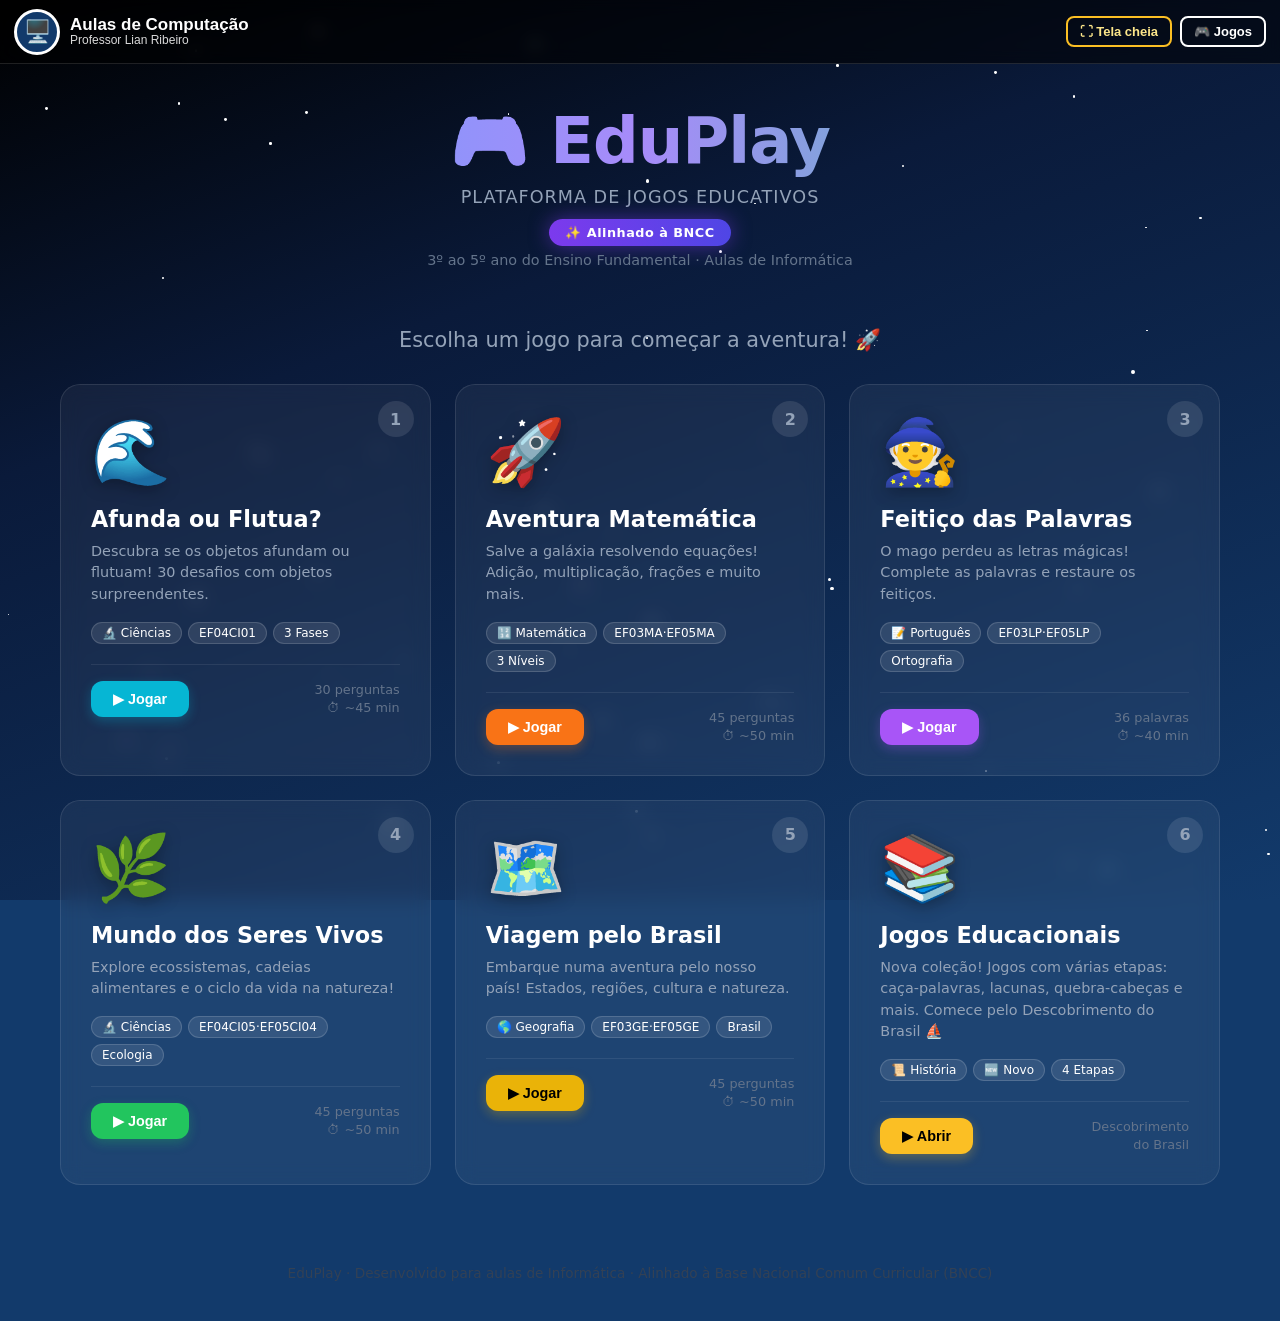
<file: index.html>
<!DOCTYPE html>
<html lang="pt-BR">
<head>
<meta charset="UTF-8">
<meta name="viewport" content="width=device-width, initial-scale=1.0">
<title>EduPlay — Jogos Educativos</title>
<link rel="stylesheet" href="assets/lian.css">
<style>
  * { margin: 0; padding: 0; box-sizing: border-box; }

  :root {
    --blue: #3B82F6; --green: #22C55E; --orange: #F97316;
    --purple: #A855F7; --red: #EF4444; --yellow: #EAB308;
    --dark: #1E293B; --light: #F8FAFC;
  }

  body {
    font-family: 'Segoe UI', system-ui, sans-serif;
    background: linear-gradient(135deg, #0F172A 0%, #1E3A5F 50%, #0F172A 100%);
    min-height: 100vh;
    overflow-x: hidden;
    color: white;
  }

  /* Animated stars */
  .stars {
    position: fixed; top: 0; left: 0; width: 100%; height: 100%;
    pointer-events: none; z-index: 0;
  }
  .star {
    position: absolute; background: white; border-radius: 50%;
    animation: twinkle 3s infinite;
  }
  @keyframes twinkle {
    0%, 100% { opacity: 0.2; transform: scale(1); }
    50% { opacity: 1; transform: scale(1.3); }
  }

  header {
    position: relative; z-index: 1;
    text-align: center;
    padding: 40px 20px 20px;
  }

  .logo {
    font-size: clamp(2.5rem, 6vw, 4rem);
    font-weight: 900;
    background: linear-gradient(90deg, #60A5FA, #A78BFA, #34D399);
    -webkit-background-clip: text;
    -webkit-text-fill-color: transparent;
    background-clip: text;
    letter-spacing: -1px;
    animation: float 4s ease-in-out infinite;
  }
  @keyframes float {
    0%, 100% { transform: translateY(0); }
    50% { transform: translateY(-8px); }
  }

  .subtitle {
    color: #94A3B8;
    font-size: 1.1rem;
    margin-top: 8px;
    letter-spacing: 1px;
    text-transform: uppercase;
  }

  .bncc-badge {
    display: inline-block;
    background: linear-gradient(90deg, #7C3AED, #4F46E5);
    padding: 6px 16px;
    border-radius: 20px;
    font-size: 0.8rem;
    font-weight: 600;
    margin-top: 12px;
    letter-spacing: 0.5px;
    box-shadow: 0 0 20px rgba(124,58,237,0.5);
  }

  .grade-info {
    color: #64748B;
    font-size: 0.9rem;
    margin-top: 6px;
  }

  /* Grid of games */
  .games-section {
    position: relative; z-index: 1;
    max-width: 1200px;
    margin: 40px auto;
    padding: 0 20px;
  }

  .section-title {
    text-align: center;
    font-size: 1.3rem;
    color: #94A3B8;
    margin-bottom: 32px;
    font-weight: 400;
  }

  .games-grid {
    display: grid;
    grid-template-columns: repeat(auto-fit, minmax(300px, 1fr));
    gap: 24px;
  }

  .game-card {
    background: rgba(255,255,255,0.05);
    border: 1px solid rgba(255,255,255,0.1);
    border-radius: 20px;
    padding: 30px;
    cursor: pointer;
    transition: all 0.3s ease;
    text-decoration: none;
    color: white;
    display: block;
    position: relative;
    overflow: hidden;
    backdrop-filter: blur(10px);
  }

  .game-card::before {
    content: '';
    position: absolute; top: 0; left: 0; right: 0; bottom: 0;
    background: var(--card-color);
    opacity: 0;
    transition: opacity 0.3s;
    border-radius: 20px;
  }

  .game-card:hover::before { opacity: 0.1; }

  .game-card:hover {
    transform: translateY(-8px) scale(1.02);
    border-color: var(--card-color);
    box-shadow: 0 20px 40px rgba(0,0,0,0.3), 0 0 30px var(--glow);
  }

  .card-icon {
    font-size: 4rem;
    margin-bottom: 16px;
    display: block;
    animation: bob 3s ease-in-out infinite;
    filter: drop-shadow(0 4px 8px rgba(0,0,0,0.3));
  }
  @keyframes bob {
    0%, 100% { transform: rotate(-5deg); }
    50% { transform: rotate(5deg); }
  }
  .game-card:hover .card-icon {
    animation: spin-bounce 0.5s ease;
  }
  @keyframes spin-bounce {
    0% { transform: scale(1) rotate(0deg); }
    50% { transform: scale(1.3) rotate(20deg); }
    100% { transform: scale(1) rotate(0deg); }
  }

  .card-number {
    position: absolute; top: 16px; right: 16px;
    background: rgba(255,255,255,0.1);
    width: 36px; height: 36px;
    border-radius: 50%;
    display: flex; align-items: center; justify-content: center;
    font-weight: 700;
    font-size: 1rem;
    color: #94A3B8;
  }

  .card-title {
    font-size: 1.4rem;
    font-weight: 800;
    margin-bottom: 8px;
    line-height: 1.2;
  }

  .card-desc {
    color: #94A3B8;
    font-size: 0.9rem;
    line-height: 1.5;
    margin-bottom: 16px;
  }

  .card-tags {
    display: flex; flex-wrap: wrap; gap: 6px;
  }

  .tag {
    background: rgba(255,255,255,0.1);
    border: 1px solid rgba(255,255,255,0.15);
    padding: 3px 10px;
    border-radius: 12px;
    font-size: 0.75rem;
    font-weight: 500;
  }

  .card-footer {
    display: flex;
    align-items: center;
    justify-content: space-between;
    margin-top: 20px;
    padding-top: 16px;
    border-top: 1px solid rgba(255,255,255,0.08);
  }

  .play-btn {
    background: var(--card-color);
    color: white;
    border: none;
    padding: 10px 22px;
    border-radius: 12px;
    font-weight: 700;
    font-size: 0.9rem;
    cursor: pointer;
    transition: all 0.2s;
    box-shadow: 0 4px 12px var(--glow);
  }
  .play-btn:hover {
    filter: brightness(1.2);
    transform: scale(1.05);
  }

  .card-meta {
    font-size: 0.8rem;
    color: #64748B;
    text-align: right;
    line-height: 1.4;
  }

  /* Highscore from localStorage */
  .highscore-badge {
    background: linear-gradient(90deg, #F59E0B, #EF4444);
    color: white;
    padding: 2px 8px;
    border-radius: 8px;
    font-size: 0.7rem;
    font-weight: 700;
  }

  footer {
    position: relative; z-index: 1;
    text-align: center;
    padding: 40px 20px;
    color: #334155;
    font-size: 0.85rem;
  }

  /* Particles */
  .particle {
    position: fixed;
    pointer-events: none;
    font-size: 1.5rem;
    animation: particle-float 8s linear infinite;
    z-index: 0;
    opacity: 0.3;
  }
  @keyframes particle-float {
    0% { transform: translateY(100vh) rotate(0deg); opacity: 0; }
    10% { opacity: 0.3; }
    90% { opacity: 0.3; }
    100% { transform: translateY(-100px) rotate(360deg); opacity: 0; }
  }

  /* Responsive */
  @media (max-width: 640px) {
    .games-grid { grid-template-columns: 1fr; }
    header { padding: 30px 16px 16px; }
  }
</style>
</head>
<body>
<script src="assets/lian.js"></script>

<!-- Stars background -->
<div class="stars" id="stars"></div>

<header>
  <div class="logo">🎮 EduPlay</div>
  <div class="subtitle">Plataforma de Jogos Educativos</div>
  <div class="bncc-badge">✨ Alinhado à BNCC</div>
  <div class="grade-info">3º ao 5º ano do Ensino Fundamental · Aulas de Informática</div>
</header>

<div class="games-section">
  <p class="section-title">Escolha um jogo para começar a aventura! 🚀</p>

  <div class="games-grid">

    <!-- Game 1 -->
    <a href="games/afunda-flutua.html" class="game-card"
       style="--card-color:#06B6D4; --glow:rgba(6,182,212,0.3)">
      <div class="card-number">1</div>
      <span class="card-icon">🌊</span>
      <div class="card-title">Afunda ou Flutua?</div>
      <div class="card-desc">Descubra se os objetos afundam ou flutuam! 30 desafios com objetos surpreendentes.</div>
      <div class="card-tags">
        <span class="tag">🔬 Ciências</span>
        <span class="tag">EF04CI01</span>
        <span class="tag">3 Fases</span>
      </div>
      <div class="card-footer">
        <button class="play-btn" style="background:#06B6D4">▶ Jogar</button>
        <div class="card-meta" id="score1">30 perguntas<br>⏱ ~45 min</div>
      </div>
    </a>

    <!-- Game 2 -->
    <a href="games/matematica.html" class="game-card"
       style="--card-color:#F97316; --glow:rgba(249,115,22,0.3)">
      <div class="card-number">2</div>
      <span class="card-icon">🚀</span>
      <div class="card-title">Aventura Matemática</div>
      <div class="card-desc">Salve a galáxia resolvendo equações! Adição, multiplicação, frações e muito mais.</div>
      <div class="card-tags">
        <span class="tag">🔢 Matemática</span>
        <span class="tag">EF03MA·EF05MA</span>
        <span class="tag">3 Níveis</span>
      </div>
      <div class="card-footer">
        <button class="play-btn" style="background:#F97316">▶ Jogar</button>
        <div class="card-meta" id="score2">45 perguntas<br>⏱ ~50 min</div>
      </div>
    </a>

    <!-- Game 3 -->
    <a href="games/ortografia.html" class="game-card"
       style="--card-color:#A855F7; --glow:rgba(168,85,247,0.3)">
      <div class="card-number">3</div>
      <span class="card-icon">🧙</span>
      <div class="card-title">Feitiço das Palavras</div>
      <div class="card-desc">O mago perdeu as letras mágicas! Complete as palavras e restaure os feitiços.</div>
      <div class="card-tags">
        <span class="tag">📝 Português</span>
        <span class="tag">EF03LP·EF05LP</span>
        <span class="tag">Ortografia</span>
      </div>
      <div class="card-footer">
        <button class="play-btn" style="background:#A855F7">▶ Jogar</button>
        <div class="card-meta" id="score3">36 palavras<br>⏱ ~40 min</div>
      </div>
    </a>

    <!-- Game 4 -->
    <a href="games/ciencias.html" class="game-card"
       style="--card-color:#22C55E; --glow:rgba(34,197,94,0.3)">
      <div class="card-number">4</div>
      <span class="card-icon">🌿</span>
      <div class="card-title">Mundo dos Seres Vivos</div>
      <div class="card-desc">Explore ecossistemas, cadeias alimentares e o ciclo da vida na natureza!</div>
      <div class="card-tags">
        <span class="tag">🔬 Ciências</span>
        <span class="tag">EF04CI05·EF05CI04</span>
        <span class="tag">Ecologia</span>
      </div>
      <div class="card-footer">
        <button class="play-btn" style="background:#22C55E">▶ Jogar</button>
        <div class="card-meta" id="score4">45 perguntas<br>⏱ ~50 min</div>
      </div>
    </a>

    <!-- Game 5 -->
    <a href="games/geografia.html" class="game-card"
       style="--card-color:#EAB308; --glow:rgba(234,179,8,0.3)">
      <div class="card-number">5</div>
      <span class="card-icon">🗺️</span>
      <div class="card-title">Viagem pelo Brasil</div>
      <div class="card-desc">Embarque numa aventura pelo nosso país! Estados, regiões, cultura e natureza.</div>
      <div class="card-tags">
        <span class="tag">🌎 Geografia</span>
        <span class="tag">EF03GE·EF05GE</span>
        <span class="tag">Brasil</span>
      </div>
      <div class="card-footer">
        <button class="play-btn" style="background:#EAB308; color:#000">▶ Jogar</button>
        <div class="card-meta" id="score5">45 perguntas<br>⏱ ~50 min</div>
      </div>
    </a>

    <!-- Página: Jogos Educacionais -->
    <a href="jogos-educacionais.html" class="game-card"
       style="--card-color:#FBBF24; --glow:rgba(251,191,36,0.3)">
      <div class="card-number">6</div>
      <span class="card-icon">📚</span>
      <div class="card-title">Jogos Educacionais</div>
      <div class="card-desc">Nova coleção! Jogos com várias etapas: caça-palavras, lacunas, quebra-cabeças e mais. Comece pelo Descobrimento do Brasil ⛵</div>
      <div class="card-tags">
        <span class="tag">📜 História</span>
        <span class="tag">🆕 Novo</span>
        <span class="tag">4 Etapas</span>
      </div>
      <div class="card-footer">
        <button class="play-btn" style="background:#FBBF24; color:#000">▶ Abrir</button>
        <div class="card-meta">Descobrimento<br>do Brasil</div>
      </div>
    </a>

  </div>
</div>

<footer>
  EduPlay · Desenvolvido para aulas de Informática · Alinhado à Base Nacional Comum Curricular (BNCC)
</footer>

<script>
  // Stars
  const starsContainer = document.getElementById('stars');
  for (let i = 0; i < 80; i++) {
    const star = document.createElement('div');
    star.className = 'star';
    const size = Math.random() * 3 + 1;
    star.style.cssText = `
      width:${size}px; height:${size}px;
      left:${Math.random()*100}%;
      top:${Math.random()*100}%;
      animation-delay:${Math.random()*3}s;
      animation-duration:${2+Math.random()*4}s;
    `;
    starsContainer.appendChild(star);
  }

  // Floating particles
  const emojis = ['📚','⭐','🎯','💡','🏆','🎈','✨'];
  emojis.forEach((e, i) => {
    const p = document.createElement('div');
    p.className = 'particle';
    p.textContent = e;
    p.style.cssText = `
      left:${10+i*14}%;
      animation-delay:${i*1.2}s;
      animation-duration:${8+Math.random()*4}s;
    `;
    document.body.appendChild(p);
  });

  // Show highscores
  const games = ['afunda-flutua','matematica','ortografia','ciencias','geografia'];
  games.forEach((g, i) => {
    const score = localStorage.getItem(`hs_${g}`);
    if (score) {
      const el = document.getElementById(`score${i+1}`);
      if (el) {
        el.innerHTML += `<br><span class="highscore-badge">🏆 Recorde: ${score}</span>`;
      }
    }
  });
</script>
</body>
</html>
</file>
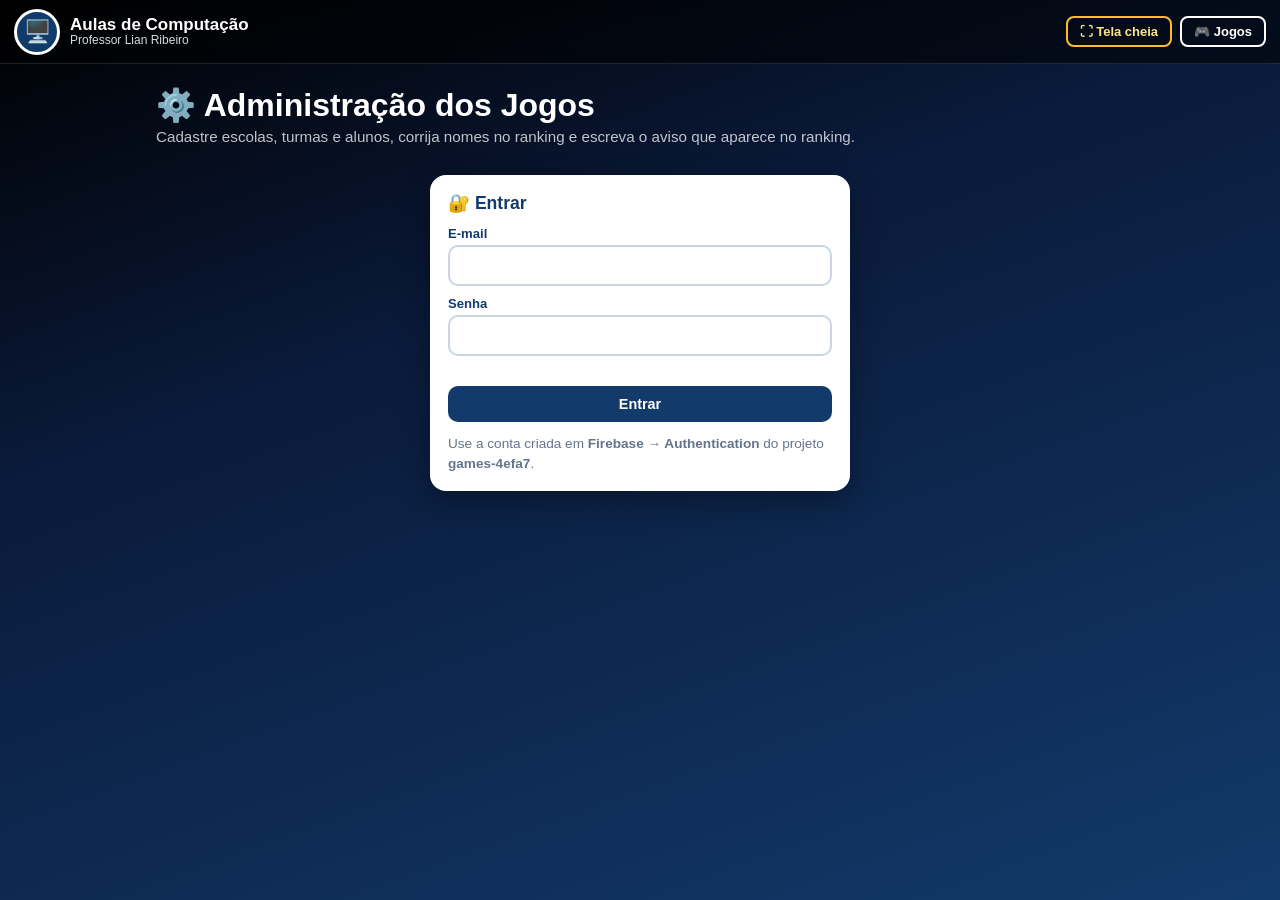
<file: admin-jogos.html>
<!DOCTYPE html>
<html lang="pt-BR">
<head>
<meta charset="UTF-8">
<meta name="viewport" content="width=device-width, initial-scale=1.0">
<meta name="robots" content="noindex">
<title>Admin dos Jogos — Professor Lian</title>
<link rel="stylesheet" href="assets/lian.css">
<style>
*{margin:0;padding:0;box-sizing:border-box}
body{font-family:'Segoe UI',Verdana,sans-serif;color:#fff;min-height:100vh}
button,input,select,textarea{font-family:inherit}
.wrap{max-width:1000px;margin:0 auto;padding:22px 16px 60px}
h1{font-size:clamp(1.4rem,3.5vw,2rem);margin-bottom:4px}
.sub{color:rgba(255,255,255,.75);margin-bottom:18px;font-size:.95rem}
.card{background:#fff;color:#0F172A;border-radius:16px;padding:18px;box-shadow:0 10px 30px rgba(0,0,0,.35);margin-bottom:16px}
.card h2{font-size:1.1rem;color:#123a6b;margin-bottom:12px;display:flex;align-items:center;gap:8px;flex-wrap:wrap}
.card h3{font-size:.95rem;color:#123a6b;margin:14px 0 8px}
label{display:block;font-weight:700;font-size:.82rem;color:#123a6b;margin:10px 0 4px}
input,select,textarea{width:100%;padding:10px 12px;border:2px solid #CBD5E1;border-radius:10px;font-size:.95rem;color:#0F172A;background:#fff}
input:focus,select:focus,textarea:focus{outline:none;border-color:#123a6b}
textarea{resize:vertical;min-height:90px;line-height:1.4}
.row{display:flex;gap:10px;flex-wrap:wrap;align-items:flex-end}
.row > *{flex:1;min-width:160px}
.btn{border:none;border-radius:10px;padding:10px 16px;font-weight:700;font-size:.9rem;cursor:pointer;background:#123a6b;color:#fff;white-space:nowrap;transition:filter .15s,transform .15s}
.btn:hover{filter:brightness(1.15)}
.btn:disabled{opacity:.5;cursor:default}
.btn.sec{background:#E2E8F0;color:#123a6b}
.btn.ok{background:#16A34A}
.btn.del{background:#FEE2E2;color:#B91C1C}
.btn.sm{padding:6px 10px;font-size:.8rem}
.flex-none{flex:none!important;min-width:0!important}
.muted{color:#64748B;font-size:.85rem;line-height:1.45}
.err{color:#B91C1C;font-weight:600;font-size:.88rem;margin-top:10px;min-height:1em}
.hidden{display:none!important}

/* login */
.login{max-width:420px;margin:30px auto}
.uid{font-family:monospace;background:#F1F5F9;border-radius:8px;padding:8px 10px;word-break:break-all;margin:8px 0;user-select:all}
ol.steps{margin:8px 0 0 20px;line-height:1.6;font-size:.9rem}

/* topo logado */
.who{display:flex;justify-content:space-between;align-items:center;gap:10px;flex-wrap:wrap;margin-bottom:14px}
.who span{font-size:.9rem;opacity:.85}
.tabs{display:flex;gap:6px;flex-wrap:wrap;margin-bottom:16px}
.tabs button{border:2px solid rgba(255,255,255,.6);background:transparent;color:#fff;border-radius:10px;padding:9px 14px;font-weight:700;cursor:pointer;font-size:.9rem}
.tabs button.on,.tabs button:hover{background:#fff;color:#123a6b;border-color:#fff}

/* escolas */
.school{border:2px solid #E2E8F0;border-radius:14px;padding:14px;margin-bottom:12px}
.chips{display:flex;flex-wrap:wrap;gap:6px;margin:6px 0}
.chip{background:#E0F2FE;color:#0C4A6E;border-radius:20px;padding:4px 6px 4px 12px;font-weight:700;font-size:.82rem;display:inline-flex;align-items:center;gap:4px}
.chip button{border:none;background:rgba(12,74,110,.12);color:#0C4A6E;border-radius:50%;width:20px;height:20px;cursor:pointer;font-weight:900;line-height:1}
.chip button:hover{background:#B91C1C;color:#fff}

/* tabelas */
.list{display:flex;flex-direction:column;gap:6px;margin-top:8px}
.item{display:grid;grid-template-columns:minmax(0,1fr) auto auto;gap:8px;align-items:center;background:#F8FAFC;border:1px solid #E2E8F0;border-radius:10px;padding:6px 8px}
.item input{padding:7px 10px;font-size:.9rem}
.rk{grid-template-columns:34px minmax(0,1fr) 110px 70px auto auto}
.rk .pos{font-weight:900;text-align:center;color:#123a6b}
.rk .meta{font-size:.75rem;color:#64748B;line-height:1.3}
.rk .pts{font-weight:900;color:#123a6b;text-align:right;font-size:.9rem}
.rk .pts small{display:block;color:#64748B;font-weight:600;font-size:.7rem}
@media (max-width:640px){
  .rk{grid-template-columns:30px minmax(0,1fr) auto;}
  .rk .meta,.rk .pts{grid-column:2}
}
.games{display:flex;flex-direction:column;gap:8px}
.game{display:grid;grid-template-columns:44px minmax(0,1fr) auto;gap:10px;align-items:center;background:#F8FAFC;border:1px solid #E2E8F0;border-radius:12px;padding:10px 12px}
.game .g-ico{font-size:1.8rem;text-align:center}
.game small{display:block;color:#64748B;font-size:.78rem}
.game .btn{text-decoration:none}
.count{background:#123a6b;color:#fff;border-radius:20px;padding:2px 10px;font-size:.75rem}

/* aviso */
.preview{background:#123a6b;border-radius:14px;padding:14px;margin-top:12px}
.preview .rank-banner{background:linear-gradient(90deg,#F59E0B,#FBBF24);color:#3B2105;border-radius:10px;padding:8px 10px;font-weight:700;font-size:.85rem;line-height:1.35;white-space:pre-line}
.preview p{color:#fff;font-size:.8rem;margin-bottom:6px;opacity:.8}
.switch{display:flex;align-items:center;gap:8px;font-weight:700;color:#123a6b;margin-top:10px;cursor:pointer}
.switch input{width:20px;height:20px}

.toast{position:fixed;left:50%;bottom:22px;transform:translateX(-50%) translateY(120px);background:#0F172A;color:#fff;border:2px solid #FBBF24;
  border-radius:12px;padding:12px 18px;font-weight:700;z-index:90;transition:transform .3s;max-width:92vw;text-align:center}
.toast.show{transform:translateX(-50%) translateY(0)}
.toast.bad{border-color:#EF4444}
</style>
</head>
<body>
<script src="assets/lian.js"></script>

<div class="wrap">
  <h1>⚙️ Administração dos Jogos</h1>
  <p class="sub">Cadastre escolas, turmas e alunos, corrija nomes no ranking e escreva o aviso que aparece no ranking.</p>

  <!-- ===== LOGIN ===== -->
  <section id="vLogin" class="card login">
    <h2>🔐 Entrar</h2>
    <form id="fLogin" novalidate>
      <label for="lEmail">E-mail</label>
      <input id="lEmail" type="email" autocomplete="username" required>
      <label for="lSenha">Senha</label>
      <input id="lSenha" type="password" autocomplete="current-password" required>
      <div class="err" id="lErr"></div>
      <button class="btn" style="width:100%;margin-top:6px" id="lBtn">Entrar</button>
    </form>
    <p class="muted" style="margin-top:12px">Use a conta criada em <b>Firebase → Authentication</b> do projeto <b>games-4efa7</b>.</p>
  </section>

  <!-- ===== SEM PERMISSÃO ===== -->
  <section id="vNoAdmin" class="card login hidden">
    <h2>🚫 Conta sem permissão de administrador</h2>
    <p class="muted">Você entrou, mas esta conta ainda não está na lista de administradores. Para liberar:</p>
    <ol class="steps">
      <li>Abra o <a href="https://console.firebase.google.com/project/games-4efa7/firestore/data" target="_blank" rel="noopener">Firestore → Dados</a>.</li>
      <li>Clique em <b>+ Iniciar coleção</b> e dê o nome <b>admins</b>.</li>
      <li>No <b>ID do documento</b>, cole este código:</li>
    </ol>
    <div class="uid" id="myUid"></div>
    <ol class="steps" start="4">
      <li>Adicione um campo qualquer, por exemplo <b>nome</b> = <b>Lian</b>, e salve.</li>
      <li>Volte aqui e clique em <b>Tentar de novo</b>.</li>
    </ol>
    <div class="row" style="margin-top:14px">
      <button class="btn" onclick="checkAdmin()">🔄 Tentar de novo</button>
      <button class="btn sec" onclick="logout()">Sair</button>
    </div>
  </section>

  <!-- ===== PAINEL ===== -->
  <section id="vPanel" class="hidden">
    <div class="who"><span id="whoTxt"></span><button class="btn sec sm" onclick="logout()">Sair</button></div>
    <div class="tabs" id="tabs">
      <button data-tab="tEscolas" class="on">🏫 Escolas e turmas</button>
      <button data-tab="tAlunos">🧑‍🎓 Alunos</button>
      <button data-tab="tRanking">🏆 Ranking</button>
      <button data-tab="tAviso">📢 Aviso do ranking</button>
      <button data-tab="tTeste">🧪 Testar jogos</button>
    </div>

    <!-- Escolas -->
    <div id="tEscolas" class="tab">
      <div class="card">
        <h2>🏫 Escolas cadastradas</h2>
        <div id="escList"><p class="muted">Carregando…</p></div>
      </div>
      <div class="card">
        <h2>➕ Nova escola</h2>
        <label for="nEscNome">Nome da escola</label>
        <input id="nEscNome" maxlength="100" placeholder="Ex.: Escola Municipal …">
        <div class="row">
          <div><label for="nEscSigla">Nome curto (aparece no ranking)</label><input id="nEscSigla" maxlength="30" placeholder="Ex.: Anísio Teixeira"></div>
        </div>
        <label for="nEscTurmas">Turmas (separe por vírgula)</label>
        <input id="nEscTurmas" placeholder="Ex.: 3º ANO A, 3º ANO B, 4º ANO A">
        <button class="btn" style="margin-top:12px" onclick="novaEscola()">Cadastrar escola</button>
      </div>
    </div>

    <!-- Alunos -->
    <div id="tAlunos" class="tab hidden">
      <div class="card">
        <h2>🧑‍🎓 Alunos</h2>
        <div class="row">
          <div><label for="aEsc">Escola</label><select id="aEsc"></select></div>
          <div><label for="aTur">Turma</label><select id="aTur"></select></div>
        </div>
        <h3>Cadastrar alunos nesta turma</h3>
        <textarea id="aNovos" placeholder="Digite um nome por linha. Ex.:&#10;Ana Clara&#10;João Pedro&#10;Maria"></textarea>
        <button class="btn" style="margin-top:8px" onclick="cadastrarAlunos()">Cadastrar</button>
        <h3>Alunos da turma <span class="count" id="aCount">0</span></h3>
        <label class="switch"><input type="checkbox" id="aCascade" checked> Ao renomear, corrigir o nome também no ranking</label>
        <div class="list" id="aList"></div>
        <p class="muted" style="margin-top:10px">No jogo, depois de escolher a escola e a turma, o aluno escolhe o nome nesta lista.
          Se a turma não tiver alunos cadastrados, ele digita o nome.</p>
      </div>
    </div>

    <!-- Ranking -->
    <div id="tRanking" class="tab hidden">
      <div class="card">
        <h2>🏆 Ranking <span class="count" id="rCount">0</span></h2>
        <div class="row">
          <div><label for="rJogo">Jogo</label><select id="rJogo"><option value="descobrimento">⛵ Descobrimento do Brasil</option></select></div>
          <div><label for="rEsc">Escola</label><select id="rEsc"></select></div>
          <div><label for="rTur">Turma</label><select id="rTur"></select></div>
          <div><label for="rBusca">Buscar nome</label><input id="rBusca" placeholder="Digite um nome"></div>
        </div>
        <div class="list" id="rList"></div>
        <div class="row" style="margin-top:14px">
          <button class="btn sec flex-none" onclick="loadRanking()">🔄 Atualizar</button>
          <button class="btn del flex-none" onclick="apagarFiltrados()">🗑️ Apagar todos os resultados mostrados</button>
        </div>
        <p class="muted" style="margin-top:8px">Você pode corrigir o nome de um aluno ou apagar um resultado. Os pontos e o tempo não podem ser alterados.</p>
      </div>
    </div>

    <!-- Testar -->
    <div id="tTeste" class="tab hidden">
      <div class="card">
        <h2>🧪 Testar os jogos</h2>
        <p class="muted">O jogo abre numa nova aba com um painel roxo de teste no canto da tela:
          <b>⏩ Pular</b> vai para a próxima etapa (ou fase do quebra-cabeça), <b>✅ Resolver</b> resolve a etapa ou pergunta atual,
          e <b>Ir para 1 · 2 · 3 · 4 · 🏁</b> leva direto a qualquer etapa ou à tela final.
          No modo teste <b>nada é salvo no ranking</b>.</p>
        <div class="games">
          <div class="game">
            <span class="g-ico">⛵</span>
            <div><b>Descobrimento do Brasil</b><small>4 etapas · com painel de teste</small></div>
            <a class="btn" href="games/descobrimento.html?teste=1" target="_blank" rel="noopener" onclick="liberarTeste()">▶ Testar</a>
          </div>
        </div>
        <h3>Outros jogos (abrem normalmente, sem painel de teste)</h3>
        <div class="games">
          <div class="game"><span class="g-ico">🌊</span><div><b>Afunda ou Flutua?</b></div><a class="btn sec" href="games/afunda-flutua.html" target="_blank" rel="noopener">Abrir</a></div>
          <div class="game"><span class="g-ico">🚀</span><div><b>Aventura Matemática</b></div><a class="btn sec" href="games/matematica.html" target="_blank" rel="noopener">Abrir</a></div>
          <div class="game"><span class="g-ico">🧙</span><div><b>Feitiço das Palavras</b></div><a class="btn sec" href="games/ortografia.html" target="_blank" rel="noopener">Abrir</a></div>
          <div class="game"><span class="g-ico">🌿</span><div><b>Mundo dos Seres Vivos</b></div><a class="btn sec" href="games/ciencias.html" target="_blank" rel="noopener">Abrir</a></div>
          <div class="game"><span class="g-ico">🗺️</span><div><b>Viagem pelo Brasil</b></div><a class="btn sec" href="games/geografia.html" target="_blank" rel="noopener">Abrir</a></div>
        </div>
        <p class="muted" style="margin-top:12px">O modo teste só funciona neste computador, por 12 horas depois que você entra nesta página.</p>
      </div>
    </div>

    <!-- Aviso -->
    <div id="tAviso" class="tab hidden">
      <div class="card">
        <h2>📢 Aviso no quadro de ranking</h2>
        <label for="vTexto">Mensagem</label>
        <textarea id="vTexto" maxlength="200" placeholder="Ex.: Parabéns ao 3º ANO B pelo 1º lugar! 🎉 Novo desafio na sexta-feira."></textarea>
        <p class="muted"><span id="vLen">0</span>/200 caracteres</p>
        <label class="switch"><input type="checkbox" id="vAtivo"> Mostrar o aviso no ranking dos jogos</label>
        <div class="preview">
          <p>Prévia no jogo:</p>
          <div class="rank-banner" id="vPrev"></div>
        </div>
        <button class="btn ok" style="margin-top:14px" onclick="salvarAviso()">💾 Salvar aviso</button>
      </div>
    </div>
  </section>
</div>

<div class="toast" id="toast"></div>

<script>
const { rest, listAll, encFields, DB, FIREBASE, Cloud } = Lian.db;
const $ = id => document.getElementById(id);
const esc = Lian.esc;
const fmt = s => String(Math.floor(s / 60)).padStart(2, '0') + ':' + String(s % 60).padStart(2, '0');
const newId = () => Array.from(crypto.getRandomValues(new Uint8Array(20)),
  b => 'ABCDEFGHIJKLMNOPQRSTUVWXYZabcdefghijklmnopqrstuvwxyz0123456789'[b % 62]).join('');

function toast(msg, bad) {
  const t = $('toast');
  t.textContent = msg; t.classList.toggle('bad', !!bad); t.classList.add('show');
  clearTimeout(toast.t); toast.t = setTimeout(() => t.classList.remove('show'), 3200);
}
const fail = e => { console.error(e); toast('❌ ' + (e.code === 403 ? 'Sem permissão. Confira as regras do Firestore.' : e.message), true); };

/* ================= LOGIN (Firebase Authentication via REST) ================= */
const AUTH = 'https://identitytoolkit.googleapis.com/v1/accounts';
let session = null;
try { session = JSON.parse(sessionStorage.getItem('lian_admin') || 'null'); } catch (e) {}

const AUTH_ERRORS = {
  INVALID_LOGIN_CREDENTIALS: 'E-mail ou senha incorretos.', INVALID_PASSWORD: 'E-mail ou senha incorretos.',
  EMAIL_NOT_FOUND: 'E-mail ou senha incorretos.', INVALID_EMAIL: 'E-mail inválido.', MISSING_PASSWORD: 'Digite a senha.',
  USER_DISABLED: 'Esta conta foi desativada.', TOO_MANY_ATTEMPTS_TRY_LATER: 'Muitas tentativas. Espere alguns minutos.',
  OPERATION_NOT_ALLOWED: 'O login por e-mail e senha não está ativado no Firebase (Authentication → Método de login).',
  CONFIGURATION_NOT_FOUND: 'O Authentication ainda não foi ativado no Firebase.',
};
function saveSession(s) { session = s; try { sessionStorage.setItem('lian_admin', JSON.stringify(s)); } catch (e) {} }

$('fLogin').onsubmit = async ev => {
  ev.preventDefault();
  $('lErr').textContent = ''; $('lBtn').disabled = true; $('lBtn').textContent = 'Entrando…';
  try {
    const r = await fetch(`${AUTH}:signInWithPassword?key=${FIREBASE.apiKey}`, {
      method: 'POST', headers: { 'Content-Type': 'application/json' },
      body: JSON.stringify({ email: $('lEmail').value.trim(), password: $('lSenha').value, returnSecureToken: true }),
    });
    const j = await r.json();
    if (!r.ok) { const c = (j.error && j.error.message || '').split(' ')[0]; throw new Error(AUTH_ERRORS[c] || c || 'Erro ao entrar.'); }
    saveSession({ token: j.idToken, refresh: j.refreshToken, exp: Date.now() + (+j.expiresIn - 120) * 1000, uid: j.localId, email: j.email });
    $('lSenha').value = '';
    checkAdmin();
  } catch (e) { $('lErr').textContent = e.message; }
  finally { $('lBtn').disabled = false; $('lBtn').textContent = 'Entrar'; }
};

async function token() {
  if (!session) throw new Error('Sessão encerrada. Entre de novo.');
  if (Date.now() < session.exp) return session.token;
  const r = await fetch(`https://securetoken.googleapis.com/v1/token?key=${FIREBASE.apiKey}`, {
    method: 'POST', headers: { 'Content-Type': 'application/x-www-form-urlencoded' },
    body: 'grant_type=refresh_token&refresh_token=' + encodeURIComponent(session.refresh),
  });
  const j = await r.json();
  if (!r.ok) { logout(); throw new Error('Sessão expirada. Entre de novo.'); }
  saveSession({ ...session, token: j.id_token, refresh: j.refresh_token, exp: Date.now() + (+j.expires_in - 120) * 1000 });
  return session.token;
}
const api = async (method, path, body) => rest(method, path, body, await token());

function view(id) { ['vLogin', 'vNoAdmin', 'vPanel'].forEach(v => $(v).classList.toggle('hidden', v !== id)); }
function logout() {
  session = null;
  try { sessionStorage.removeItem('lian_admin'); localStorage.removeItem('lian_teste'); } catch (e) {}
  view('vLogin');
}
/* libera o modo teste dos jogos neste computador por 12 horas */
function liberarTeste() { try { localStorage.setItem('lian_teste', String(Date.now() + 12 * 3600 * 1000)); } catch (e) {} }

async function checkAdmin() {
  try {
    await api('GET', `/admins/${session.uid}`);
    $('whoTxt').textContent = '👤 ' + session.email;
    liberarTeste();
    view('vPanel');
    loadAll();
  } catch (e) {
    if (e.code === 404 || e.code === 403) { $('myUid').textContent = session.uid; view('vNoAdmin'); }
    else { view('vLogin'); $('lErr').textContent = e.message; }
  }
}
if (session) checkAdmin();

/* ================= ABAS ================= */
$('tabs').onclick = e => {
  const b = e.target.closest('button[data-tab]'); if (!b) return;
  document.querySelectorAll('#tabs button').forEach(x => x.classList.toggle('on', x === b));
  document.querySelectorAll('.tab').forEach(t => t.classList.toggle('hidden', t.id !== b.dataset.tab));
  if (b.dataset.tab === 'tRanking') loadRanking();
};

/* ================= DADOS ================= */
let escolas = [], alunos = [], ranking = [];
const ordena = l => l.sort((a, b) => (a.ordem ?? 99) - (b.ordem ?? 99) || a.nome.localeCompare(b.nome, 'pt'));
const escolaById = id => escolas.find(e => e.id === id);

async function loadAll() {
  try {
    [escolas, alunos] = await Promise.all([listAll('escolas', await token()), listAll('alunos', await token())]);
    escolas = ordena(escolas.map(e => ({ ...e, turmas: e.turmas || [] })));
    renderEscolas(); fillSelects(); renderAlunos();
    loadAviso();
  } catch (e) { fail(e); }
}

function fillSelects() {
  for (const [eId, tId, todos] of [['aEsc', 'aTur', false], ['rEsc', 'rTur', true]]) {
    const es = $(eId), ts = $(tId), prevE = es.value, prevT = ts.value;
    es.innerHTML = (todos ? '<option value="">Todas as escolas</option>' : '') +
      escolas.map(e => `<option value="${esc(e.id)}">${esc(e.nome)}</option>`).join('');
    if (escolas.some(e => e.id === prevE)) es.value = prevE;
    const fillT = () => {
      const t = (escolaById(es.value) || {}).turmas || [];
      ts.innerHTML = (todos ? '<option value="">Todas as turmas</option>' : '') + t.map(x => `<option>${esc(x)}</option>`).join('');
      if (t.includes(prevT)) ts.value = prevT;
    };
    fillT();
    es.onchange = () => { fillT(); todos ? renderRanking() : renderAlunos(); };
    ts.onchange = () => todos ? renderRanking() : renderAlunos();
  }
}

/* ================= ESCOLAS ================= */
function renderEscolas() {
  const box = $('escList');
  if (!escolas.length) {
    box.innerHTML = `<p class="muted">Nenhuma escola cadastrada ainda. Enquanto isso, os jogos usam as escolas do quadro de horários.</p>
      <button class="btn" style="margin-top:10px" onclick="importarPadrao()">📥 Importar as 2 escolas do quadro de horários</button>`;
    return;
  }
  box.innerHTML = escolas.map(e => `
    <div class="school" data-id="${esc(e.id)}">
      <label>Nome da escola</label>
      <input class="eNome" maxlength="100" value="${esc(e.nome)}">
      <label>Nome curto (aparece no ranking)</label>
      <input class="eSigla" maxlength="30" value="${esc(e.sigla || '')}">
      <label>Turmas</label>
      <div class="chips">${e.turmas.map(t => `<span class="chip">${esc(t)}<button title="Remover turma" data-rm="${esc(t)}">×</button></span>`).join('') || '<span class="muted">Nenhuma turma</span>'}</div>
      <div class="row">
        <input class="eNovaTurma" placeholder="Nova turma (ex.: 4º ANO A)" maxlength="30">
        <button class="btn sec flex-none eAddTurma">➕ Adicionar turma</button>
      </div>
      <div class="row" style="margin-top:12px">
        <button class="btn ok flex-none eSalvar">💾 Salvar escola</button>
        <button class="btn del flex-none eExcluir">🗑️ Excluir escola</button>
      </div>
    </div>`).join('');
  box.querySelectorAll('.school').forEach(div => {
    const e = escolaById(div.dataset.id);
    const turmas = [...e.turmas];
    const redrawChips = () => {
      div.querySelector('.chips').innerHTML = turmas.map(t => `<span class="chip">${esc(t)}<button title="Remover turma" data-rm="${esc(t)}">×</button></span>`).join('') || '<span class="muted">Nenhuma turma</span>';
    };
    div.querySelector('.chips').onclick = ev => {
      const b = ev.target.closest('[data-rm]'); if (!b) return;
      const n = alunos.filter(a => a.escolaId === e.id && a.turma === b.dataset.rm).length;
      if (n && !confirm(`A turma ${b.dataset.rm} tem ${n} aluno(s) cadastrado(s). Remover a turma mesmo assim? (os alunos continuam cadastrados)`)) return;
      turmas.splice(turmas.indexOf(b.dataset.rm), 1); redrawChips();
      toast('Turma removida. Clique em "Salvar escola" para confirmar.');
    };
    const add = () => {
      const inp = div.querySelector('.eNovaTurma'), t = inp.value.trim().replace(/\s+/g, ' ');
      if (!t) return;
      if (turmas.includes(t)) return toast('Essa turma já existe.', true);
      turmas.push(t); inp.value = ''; redrawChips();
    };
    div.querySelector('.eAddTurma').onclick = add;
    div.querySelector('.eNovaTurma').onkeydown = ev => { if (ev.key === 'Enter') { ev.preventDefault(); add(); } };
    div.querySelector('.eSalvar').onclick = () => salvarEscola(e, {
      nome: div.querySelector('.eNome').value.trim().replace(/\s+/g, ' '),
      sigla: div.querySelector('.eSigla').value.trim(), turmas,
    });
    div.querySelector('.eExcluir').onclick = () => excluirEscola(e);
  });
}

async function salvarEscola(e, d) {
  if (d.nome.length < 3) return toast('Digite o nome da escola.', true);
  try {
    await api('PATCH', `/escolas/${e.id}`, { fields: encFields({ nome: d.nome, sigla: d.sigla || d.nome, turmas: d.turmas, ordem: e.ordem ?? 99 }) });
    let extra = '';
    if (d.nome !== e.nome) {                      // atualiza o nome da escola nos resultados do ranking
      const n = await renomearNoRanking({ escola: e.nome }, { escola: d.nome });
      if (n) extra = ` (${n} resultado(s) do ranking atualizados)`;
    }
    Object.assign(e, d);
    renderEscolas(); fillSelects(); renderAlunos();
    toast('✅ Escola salva' + extra);
  } catch (err) { fail(err); }
}

async function novaEscola() {
  const nome = $('nEscNome').value.trim().replace(/\s+/g, ' ');
  const sigla = $('nEscSigla').value.trim();
  const turmas = [...new Set($('nEscTurmas').value.split(',').map(t => t.trim().replace(/\s+/g, ' ')).filter(Boolean))];
  if (nome.length < 3) return toast('Digite o nome da escola.', true);
  if (escolas.some(e => e.nome === nome)) return toast('Já existe uma escola com esse nome.', true);
  try {
    const id = newId(), ordem = escolas.length + 1;
    await api('PATCH', `/escolas/${id}`, { fields: encFields({ nome, sigla: sigla || nome, turmas, ordem }) });
    escolas.push({ id, nome, sigla: sigla || nome, turmas, ordem });
    ['nEscNome', 'nEscSigla', 'nEscTurmas'].forEach(i => $(i).value = '');
    renderEscolas(); fillSelects();
    toast('✅ Escola cadastrada');
  } catch (e) { fail(e); }
}

async function excluirEscola(e) {
  const n = alunos.filter(a => a.escolaId === e.id).length;
  if (!confirm(`Excluir a escola "${e.nome}"${n ? ` e os ${n} aluno(s) cadastrados nela` : ''}?\n\nOs resultados do ranking NÃO são apagados.`)) return;
  try {
    const writes = [{ delete: `${DB}/escolas/${e.id}` }, ...alunos.filter(a => a.escolaId === e.id).map(a => ({ delete: `${DB}/alunos/${a.id}` }))];
    await commit(writes);
    escolas = escolas.filter(x => x !== e);
    alunos = alunos.filter(a => a.escolaId !== e.id);
    renderEscolas(); fillSelects(); renderAlunos();
    toast('🗑️ Escola excluída');
  } catch (err) { fail(err); }
}

async function importarPadrao() {
  try {
    await commit(Lian.Data.padrao.map(e => ({ update: { name: `${DB}/escolas/${e.id}`, fields: encFields({ nome: e.nome, sigla: e.sigla, turmas: e.turmas, ordem: e.ordem }) } })));
    toast('✅ Escolas importadas');
    loadAll();
  } catch (e) { fail(e); }
}

/** grava várias alterações de uma vez (até 500 por lote) */
async function commit(writes) {
  for (let i = 0; i < writes.length; i += 450) await api('POST', ':commit', { writes: writes.slice(i, i + 450) });
}

/* ================= ALUNOS ================= */
function renderAlunos() {
  const eId = $('aEsc').value, tur = $('aTur').value;
  const lista = alunos.filter(a => a.escolaId === eId && a.turma === tur).sort((x, y) => x.nome.localeCompare(y.nome, 'pt'));
  $('aCount').textContent = lista.length;
  $('aList').innerHTML = !escolas.length ? '<p class="muted">Cadastre uma escola primeiro.</p>'
    : !tur ? '<p class="muted">Esta escola não tem turmas. Adicione turmas na aba "Escolas e turmas".</p>'
    : !lista.length ? '<p class="muted">Nenhum aluno cadastrado nesta turma.</p>'
    : lista.map(a => `
      <div class="item" data-id="${esc(a.id)}">
        <input value="${esc(a.nome)}" maxlength="40" aria-label="Nome do aluno">
        <button class="btn ok sm" data-act="save">💾 Salvar</button>
        <button class="btn del sm" data-act="del">🗑️</button>
      </div>`).join('');
}
$('aList').onclick = async ev => {
  const b = ev.target.closest('[data-act]'); if (!b) return;
  const row = b.closest('.item'), a = alunos.find(x => x.id === row.dataset.id);
  const e = escolaById(a.escolaId);
  if (b.dataset.act === 'del') {
    if (!confirm(`Excluir o aluno "${a.nome}"? (os resultados dele no ranking continuam)`)) return;
    try { await api('DELETE', `/alunos/${a.id}`); alunos = alunos.filter(x => x !== a); renderAlunos(); toast('🗑️ Aluno excluído'); }
    catch (err) { fail(err); }
    return;
  }
  const nome = row.querySelector('input').value.trim().replace(/\s+/g, ' ');
  if (nome.length < 2) return toast('Nome muito curto.', true);
  if (nome === a.nome) return toast('Nada para salvar.');
  try {
    await api('PATCH', `/alunos/${a.id}?updateMask.fieldPaths=nome`, { fields: encFields({ nome }) });
    let extra = '';
    if ($('aCascade').checked && e) {
      const n = await renomearNoRanking({ nome: a.nome, escola: e.nome, turma: a.turma }, { nome });
      if (n) extra = ` e ${n} resultado(s) no ranking`;
    }
    a.nome = nome; renderAlunos();
    toast('✅ Nome atualizado' + extra);
  } catch (err) { fail(err); }
};

async function cadastrarAlunos() {
  const eId = $('aEsc').value, tur = $('aTur').value;
  if (!eId || !tur) return toast('Escolha a escola e a turma.', true);
  const existentes = new Set(alunos.filter(a => a.escolaId === eId && a.turma === tur).map(a => a.nome.toLowerCase()));
  const nomes = [];
  for (const n of $('aNovos').value.split('\n').map(n => n.trim().replace(/\s+/g, ' '))) {
    if (n.length < 2 || n.length > 40 || existentes.has(n.toLowerCase())) continue;
    existentes.add(n.toLowerCase()); nomes.push(n);
  }
  if (!nomes.length) return toast('Digite pelo menos um nome novo (um por linha).', true);
  try {
    const novos = nomes.map(nome => ({ id: newId(), nome, escolaId: eId, turma: tur }));
    await commit(novos.map(a => ({ update: { name: `${DB}/alunos/${a.id}`, fields: encFields({ nome: a.nome, escolaId: a.escolaId, turma: a.turma }) } })));
    alunos.push(...novos);
    $('aNovos').value = '';
    renderAlunos();
    toast(`✅ ${novos.length} aluno(s) cadastrado(s)`);
  } catch (e) { fail(e); }
}

/* ================= RANKING ================= */
/** troca campos em todos os resultados do ranking que batem com o filtro; devolve quantos mudaram */
async function renomearNoRanking(filtro, novos) {
  const filters = Object.entries(filtro).map(([k, v]) => ({ fieldFilter: { field: { fieldPath: k }, op: 'EQUAL', value: { stringValue: v } } }));
  const rows = await api('POST', ':runQuery', { structuredQuery: {
    from: [{ collectionId: 'ranking' }],
    where: filters.length > 1 ? { compositeFilter: { op: 'AND', filters } } : filters[0],
    limit: 2000,
  } });
  const docs = rows.filter(r => r.document).map(r => r.document.name);
  const mask = Object.keys(novos);
  await commit(docs.map(name => ({ update: { name, fields: encFields(novos) }, updateMask: { fieldPaths: mask }, currentDocument: { exists: true } })));
  ranking.forEach(r => { if (Object.keys(filtro).every(k => r[k] === filtro[k])) Object.assign(r, novos); });
  return docs.length;
}

async function loadRanking() {
  $('rList').innerHTML = '<p class="muted">Carregando…</p>';
  try { ranking = Lian.Ranking.sort(await Cloud.list($('rJogo').value, await token())); renderRanking(); }
  catch (e) { fail(e); $('rList').innerHTML = ''; }
}
function rankFiltrado() {
  const e = escolaById($('rEsc').value), tur = $('rTur').value, q = $('rBusca').value.trim().toLowerCase();
  return ranking.filter(r => (!e || r.escola === e.nome) && (!tur || r.turma === tur) && (!q || r.nome.toLowerCase().includes(q)));
}
function renderRanking() {
  const lista = rankFiltrado();
  $('rCount').textContent = lista.length;
  $('rList').innerHTML = lista.length ? lista.map((r, i) => `
    <div class="item rk" data-id="${esc(r.id)}">
      <span class="pos">${i + 1}º</span>
      <input value="${esc(r.nome)}" maxlength="40" aria-label="Nome">
      <span class="meta">${esc(r.turma)}<br>${esc(Lian.Player.sigla(r.escola))}</span>
      <span class="pts">${r.pontos}<small>⏱ ${fmt(r.tempo || 0)}</small></span>
      <button class="btn ok sm" data-act="save" title="Salvar nome">💾</button>
      <button class="btn del sm" data-act="del" title="Apagar resultado">🗑️</button>
    </div>`).join('') : '<p class="muted">Nenhum resultado.</p>';
}
$('rJogo').onchange = loadRanking;
$('rBusca').oninput = renderRanking;
$('rList').onclick = async ev => {
  const b = ev.target.closest('[data-act]'); if (!b) return;
  const row = b.closest('.item'), r = ranking.find(x => x.id === row.dataset.id);
  if (b.dataset.act === 'del') {
    if (!confirm(`Apagar o resultado de ${r.nome} (${r.pontos} pontos)?`)) return;
    try { await api('DELETE', `/ranking/${r.id}`); ranking = ranking.filter(x => x !== r); renderRanking(); toast('🗑️ Resultado apagado'); }
    catch (e) { fail(e); }
    return;
  }
  const nome = row.querySelector('input').value.trim().replace(/\s+/g, ' ');
  if (nome.length < 2) return toast('Nome muito curto.', true);
  if (nome === r.nome) return toast('Nada para salvar.');
  try {
    await api('PATCH', `/ranking/${r.id}?updateMask.fieldPaths=nome`, { fields: encFields({ nome }) });
    r.nome = nome; toast('✅ Nome corrigido no ranking');
  } catch (e) { fail(e); }
};
async function apagarFiltrados() {
  const lista = rankFiltrado();
  if (!lista.length) return toast('Nada para apagar.', true);
  if (!confirm(`Apagar ${lista.length} resultado(s) do ranking?\n\nIsso não pode ser desfeito.`)) return;
  if (lista.length > 5 && prompt(`Para confirmar, digite APAGAR`) !== 'APAGAR') return;
  try {
    await commit(lista.map(r => ({ delete: `${DB}/ranking/${r.id}` })));
    const ids = new Set(lista.map(r => r.id));
    ranking = ranking.filter(r => !ids.has(r.id)); renderRanking();
    toast(`🗑️ ${lista.length} resultado(s) apagados`);
  } catch (e) { fail(e); }
}

/* ================= AVISO ================= */
function previewAviso() {
  const t = $('vTexto').value.trim();
  $('vLen').textContent = $('vTexto').value.length;
  $('vPrev').textContent = t ? '📢 ' + t : '📢 (escreva a mensagem acima)';
  $('vPrev').style.opacity = $('vAtivo').checked ? 1 : .45;
}
$('vTexto').oninput = previewAviso;
$('vAtivo').onchange = previewAviso;
async function loadAviso() {
  const a = await Lian.Data.aviso();
  $('vTexto').value = a.texto || ''; $('vAtivo').checked = !!a.ativo;
  previewAviso();
}
async function salvarAviso() {
  const texto = $('vTexto').value.trim().slice(0, 200), ativo = $('vAtivo').checked;
  if (ativo && !texto) return toast('Escreva a mensagem ou desmarque "Mostrar".', true);
  try { await api('PATCH', '/config/ranking', { fields: encFields({ texto, ativo }) }); toast(ativo ? '✅ Aviso publicado no ranking' : '✅ Aviso salvo (escondido)'); }
  catch (e) { fail(e); }
}
</script>
</body>
</html>
</file>
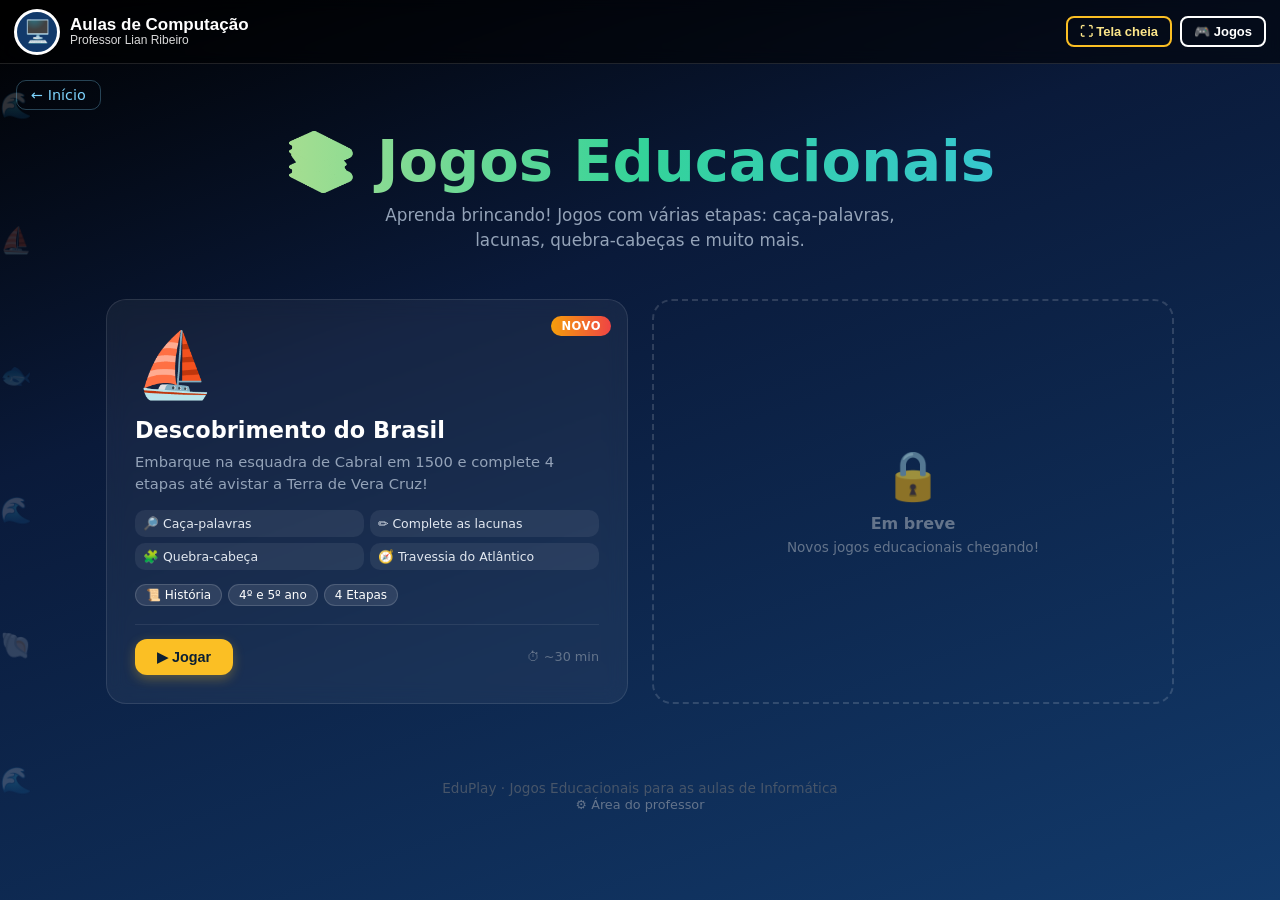
<file: jogos-educacionais.html>
<!DOCTYPE html>
<html lang="pt-BR">
<head>
<meta charset="UTF-8">
<meta name="viewport" content="width=device-width, initial-scale=1.0">
<title>Jogos Educacionais — EduPlay</title>
<link rel="stylesheet" href="assets/lian.css">
<style>
  * { margin: 0; padding: 0; box-sizing: border-box; }
  body {
    font-family: 'Segoe UI', system-ui, sans-serif;
    background: linear-gradient(135deg, #0B1F33 0%, #0E4D64 50%, #0B1F33 100%);
    min-height: 100vh; overflow-x: hidden; color: white;
  }
  .waves { position: fixed; inset: 0; pointer-events: none; z-index: 0; overflow: hidden; }
  .wave {
    position: absolute; font-size: 1.6rem; opacity: .18;
    animation: drift linear infinite;
  }
  @keyframes drift {
    from { transform: translateX(-10vw); }
    to   { transform: translateX(110vw); }
  }
  header { position: relative; z-index: 1; text-align: center; padding: 40px 16px 10px; }
  .top-link {
    position: absolute; left: 16px; top: 16px;
    color: #7DD3FC; text-decoration: none; font-size: .9rem;
    border: 1px solid rgba(125,211,252,.3); padding: 6px 14px; border-radius: 10px;
    transition: all .2s;
  }
  .top-link:hover { background: rgba(125,211,252,.12); }
  .logo {
    font-size: clamp(2.2rem, 6vw, 3.6rem); font-weight: 900; margin-top: 24px;
    background: linear-gradient(90deg, #FDE68A, #34D399, #38BDF8);
    -webkit-background-clip: text; background-clip: text; -webkit-text-fill-color: transparent;
  }
  .subtitle { color: #94A3B8; font-size: 1.05rem; margin-top: 8px; max-width: 560px; margin-left: auto; margin-right: auto; line-height: 1.5; }

  .games-section { position: relative; z-index: 1; max-width: 1100px; margin: 36px auto; padding: 0 16px; }
  .games-grid { display: grid; grid-template-columns: repeat(auto-fit, minmax(290px, 1fr)); gap: 24px; }

  .game-card {
    background: rgba(255,255,255,.05); border: 1px solid rgba(255,255,255,.1);
    border-radius: 20px; padding: 28px; text-decoration: none; color: white; display: block;
    position: relative; overflow: hidden; transition: all .3s ease; backdrop-filter: blur(10px);
  }
  .game-card:hover {
    transform: translateY(-8px); border-color: var(--c);
    box-shadow: 0 20px 40px rgba(0,0,0,.3), 0 0 30px var(--glow);
  }
  .new-badge {
    position: absolute; top: 16px; right: 16px;
    background: linear-gradient(90deg, #F59E0B, #EF4444);
    padding: 3px 10px; border-radius: 10px; font-size: .72rem; font-weight: 800; letter-spacing: .5px;
  }
  .card-icon { font-size: 4rem; display: block; margin-bottom: 14px; animation: rock 3s ease-in-out infinite; }
  @keyframes rock { 0%,100% { transform: rotate(-6deg); } 50% { transform: rotate(6deg); } }
  .card-title { font-size: 1.4rem; font-weight: 800; margin-bottom: 8px; }
  .card-desc { color: #94A3B8; font-size: .92rem; line-height: 1.5; margin-bottom: 14px; }
  .steps { list-style: none; display: grid; grid-template-columns: 1fr 1fr; gap: 6px; margin-bottom: 14px; }
  .steps li {
    background: rgba(255,255,255,.07); border-radius: 10px; padding: 6px 8px;
    font-size: .78rem; color: #E2E8F0;
  }
  .card-tags { display: flex; flex-wrap: wrap; gap: 6px; }
  .tag { background: rgba(255,255,255,.1); border: 1px solid rgba(255,255,255,.15); padding: 3px 10px; border-radius: 12px; font-size: .75rem; }
  .card-footer {
    display: flex; align-items: center; justify-content: space-between; gap: 10px;
    margin-top: 18px; padding-top: 14px; border-top: 1px solid rgba(255,255,255,.08);
  }
  .play-btn {
    background: var(--c); color: #0B1F33; border: none; padding: 10px 22px; border-radius: 12px;
    font-weight: 800; font-size: .9rem; cursor: pointer; box-shadow: 0 4px 12px var(--glow);
  }
  .card-meta { font-size: .8rem; color: #64748B; text-align: right; line-height: 1.4; }
  .highscore-badge { background: linear-gradient(90deg, #F59E0B, #EF4444); color: white; padding: 2px 8px; border-radius: 8px; font-size: .7rem; font-weight: 700; }

  .soon {
    border: 2px dashed rgba(255,255,255,.15); border-radius: 20px; padding: 28px;
    display: flex; flex-direction: column; align-items: center; justify-content: center;
    text-align: center; color: #64748B; min-height: 220px;
  }
  .soon span { font-size: 3rem; margin-bottom: 10px; opacity: .6; }

  footer { position: relative; z-index: 1; text-align: center; padding: 40px 16px; color: #475569; font-size: .85rem; }
</style>
</head>
<body>
<script src="assets/lian.js"></script>
<div class="waves" id="waves"></div>

<header>
  <a href="index.html" class="top-link">← Início</a>
  <div class="logo">📚 Jogos Educacionais</div>
  <p class="subtitle">Aprenda brincando! Jogos com várias etapas: caça-palavras, lacunas, quebra-cabeças e muito mais.</p>
</header>

<div class="games-section">
  <div class="games-grid">

    <a href="games/descobrimento.html" class="game-card" style="--c:#FBBF24; --glow:rgba(251,191,36,.3)">
      <span class="new-badge">NOVO</span>
      <span class="card-icon">⛵</span>
      <div class="card-title">Descobrimento do Brasil</div>
      <div class="card-desc">Embarque na esquadra de Cabral em 1500 e complete 4 etapas até avistar a Terra de Vera Cruz!</div>
      <ul class="steps">
        <li>🔎 Caça-palavras</li>
        <li>✏️ Complete as lacunas</li>
        <li>🧩 Quebra-cabeça</li>
        <li>🧭 Travessia do Atlântico</li>
      </ul>
      <div class="card-tags">
        <span class="tag">📜 História</span>
        <span class="tag">4º e 5º ano</span>
        <span class="tag">4 Etapas</span>
      </div>
      <div class="card-footer">
        <button class="play-btn">▶ Jogar</button>
        <div class="card-meta" id="score-descobrimento">⏱ ~30 min</div>
      </div>
    </a>

    <div class="soon">
      <span>🔒</span>
      <strong>Em breve</strong>
      <p style="font-size:.85rem;margin-top:6px">Novos jogos educacionais chegando!</p>
    </div>

  </div>
</div>

<footer>EduPlay · Jogos Educacionais para as aulas de Informática<br><a href="admin-jogos.html" style="color:#64748B;font-size:.8rem;text-decoration:none">⚙️ Área do professor</a></footer>

<script>
  const waves = document.getElementById('waves');
  ['🌊','⛵','🐟','🌊','🐚','🌊'].forEach((e, i) => {
    const d = document.createElement('div');
    d.className = 'wave';
    d.textContent = e;
    d.style.top = (10 + i * 15) + '%';
    d.style.animationDuration = (18 + i * 4) + 's';
    d.style.animationDelay = (-i * 5) + 's';
    waves.appendChild(d);
  });

  try {
    const hs = localStorage.getItem('hs_descobrimento');
    if (hs) document.getElementById('score-descobrimento').innerHTML +=
      `<br><span class="highscore-badge">🏆 Recorde: ${hs}</span>`;
  } catch (e) {}
</script>
</body>
</html>
</file>
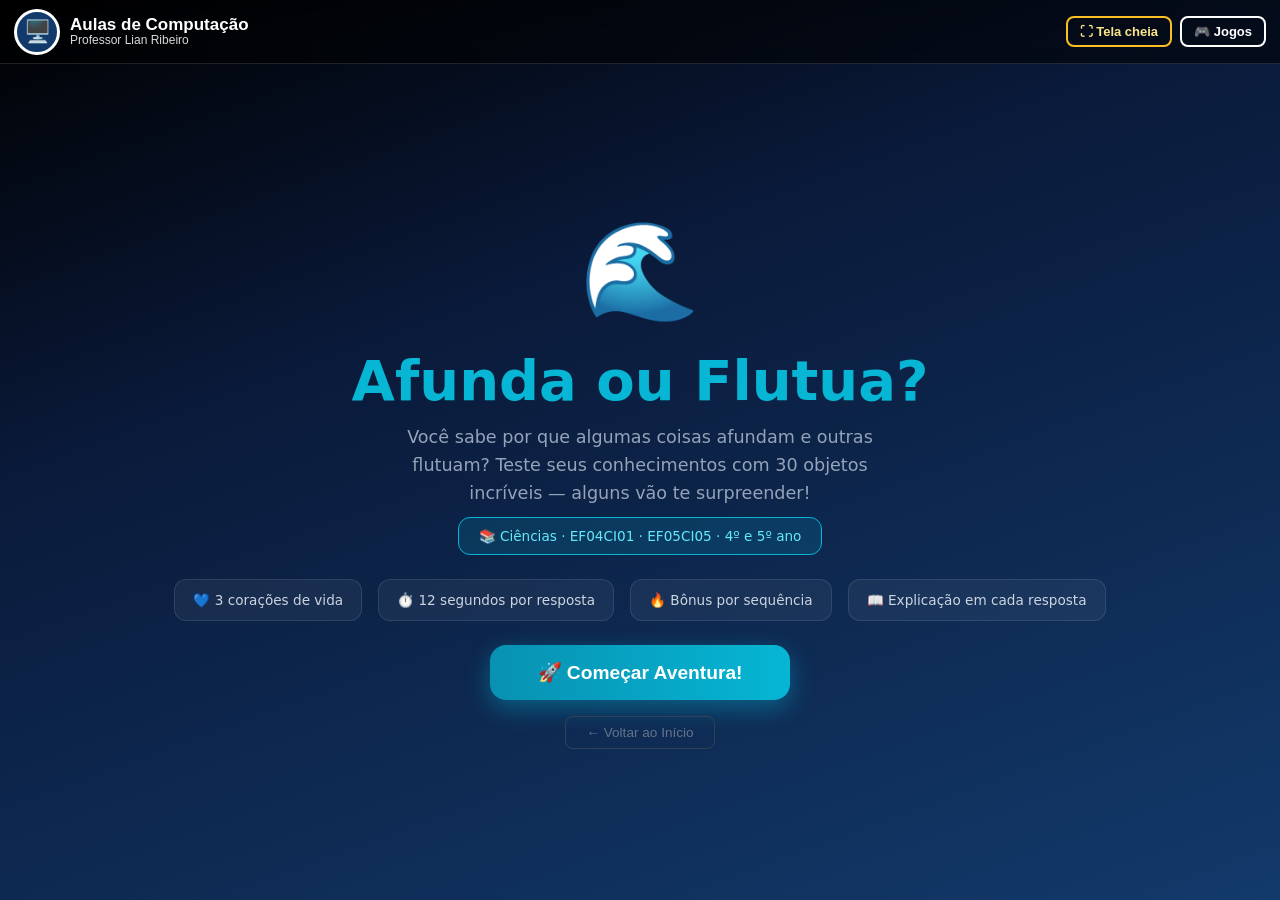
<file: games/afunda-flutua.html>
<!DOCTYPE html>
<html lang="pt-BR">
<head>
<meta charset="UTF-8">
<meta name="viewport" content="width=device-width, initial-scale=1.0">
<title>Afunda ou Flutua? 🌊</title>
<link rel="stylesheet" href="../assets/lian.css">
<style>
* { margin:0; padding:0; box-sizing:border-box; }
:root { --cyan:#06B6D4; --dark:#0F172A; --card:#1E293B; }

body {
  font-family:'Segoe UI',system-ui,sans-serif;
  background:var(--dark); color:white;
  min-height:100vh; overflow:hidden;
  display:flex; flex-direction:column;
}

/* ===== SCREENS ===== */
.screen { display:none; width:100%; height:100vh; flex-direction:column; align-items:center; justify-content:center; padding:20px; }
.screen.active { display:flex; }

/* ===== INTRO ===== */
#intro { background:linear-gradient(160deg,#0F172A,#0C4A6E,#0F172A); text-align:center; }
.intro-icon { font-size:6rem; animation:bounce 1.5s infinite; margin-bottom:20px; }
@keyframes bounce { 0%,100%{transform:translateY(0)} 50%{transform:translateY(-15px)} }
.intro-title { font-size:clamp(2rem,5vw,3.5rem); font-weight:900; color:#06B6D4; margin-bottom:10px; }
.intro-sub { color:#94A3B8; font-size:1.1rem; max-width:500px; margin:0 auto 10px; line-height:1.6; }
.bncc { background:rgba(6,182,212,0.15); border:1px solid #06B6D4; padding:10px 20px;
        border-radius:12px; color:#67E8F9; font-size:0.85rem; margin-bottom:24px; display:inline-block; }
.btn-start {
  background:linear-gradient(90deg,#0891B2,#06B6D4);
  border:none; color:white; padding:16px 48px;
  border-radius:16px; font-size:1.2rem; font-weight:800;
  cursor:pointer; transition:all 0.2s;
  box-shadow:0 8px 24px rgba(6,182,212,0.4);
}
.btn-start:hover { transform:scale(1.05) translateY(-2px); box-shadow:0 12px 30px rgba(6,182,212,0.5); }
.how-to { display:flex; gap:16px; flex-wrap:wrap; justify-content:center; margin-bottom:24px; }
.how-item { background:rgba(255,255,255,0.05); border:1px solid rgba(255,255,255,0.1);
            padding:12px 18px; border-radius:12px; font-size:0.85rem; color:#CBD5E1; }
.btn-back { background:none; border:1px solid #334155; color:#64748B; padding:8px 20px;
            border-radius:8px; cursor:pointer; font-size:0.85rem; margin-top:16px; transition:all 0.2s; }
.btn-back:hover { border-color:#94A3B8; color:#94A3B8; }

/* ===== GAME ===== */
#game {
  background:linear-gradient(160deg,#0F172A 0%,#0C2A40 60%,#164E63 100%);
  position:relative;
  padding:0;
}

/* Top HUD */
.hud {
  position:absolute; top:0; left:0; right:0;
  display:flex; align-items:center; justify-content:space-between;
  padding:12px 20px;
  background:rgba(0,0,0,0.4);
  backdrop-filter:blur(8px);
  z-index:10;
  gap:8px;
  flex-wrap:wrap;
}
.hud-item { display:flex; flex-direction:column; align-items:center; min-width:60px; }
.hud-label { font-size:0.65rem; color:#64748B; text-transform:uppercase; letter-spacing:1px; }
.hud-value { font-size:1.1rem; font-weight:800; }
.score-val { color:#06B6D4; }
.lives-val { color:#EF4444; font-size:1.3rem; letter-spacing:2px; }
.phase-val { color:#A78BFA; }
.streak-val { color:#F59E0B; }

/* Timer ring */
.timer-wrap { position:relative; width:52px; height:52px; }
.timer-svg { transform:rotate(-90deg); }
.timer-bg { fill:none; stroke:#1E3A5F; stroke-width:4; }
.timer-arc { fill:none; stroke:#06B6D4; stroke-width:4; stroke-linecap:round;
             stroke-dasharray:138; stroke-dashoffset:0; transition:stroke-dashoffset 0.1s; }
.timer-text {
  position:absolute; top:50%; left:50%; transform:translate(-50%,-50%);
  font-size:1rem; font-weight:800; color:white;
}

/* Progress */
.progress-bar {
  position:absolute; top:68px; left:0; right:0; height:4px;
  background:#1E293B; z-index:10;
}
.progress-fill {
  height:100%; background:linear-gradient(90deg,#0891B2,#06B6D4,#22D3EE);
  transition:width 0.5s ease;
  border-radius:2px;
}

/* Game main area */
.game-area {
  flex:1; display:flex; flex-direction:column;
  align-items:center; justify-content:center;
  padding:80px 20px 20px;
  gap:20px;
  position:relative;
  z-index:1;
}

/* Phase banner */
.phase-banner {
  background:rgba(167,139,250,0.15);
  border:1px solid rgba(167,139,250,0.3);
  padding:6px 18px; border-radius:20px;
  color:#A78BFA; font-size:0.85rem; font-weight:600;
}

/* Object card */
.object-card {
  background:rgba(255,255,255,0.05);
  border:2px solid rgba(255,255,255,0.1);
  border-radius:24px;
  padding:32px 48px;
  text-align:center;
  backdrop-filter:blur(10px);
  animation:card-in 0.4s ease;
  max-width:400px; width:100%;
}
@keyframes card-in { from{opacity:0;transform:scale(0.8) translateY(20px)} to{opacity:1;transform:scale(1) translateY(0)} }

.object-emoji { font-size:5rem; line-height:1; margin-bottom:12px; display:block; }
.object-name { font-size:1.6rem; font-weight:800; margin-bottom:6px; }
.object-hint { color:#64748B; font-size:0.9rem; }

/* Buttons */
.answer-btns {
  display:flex; gap:16px; flex-wrap:wrap; justify-content:center;
  max-width:500px; width:100%;
}

.ans-btn {
  flex:1; min-width:160px;
  padding:20px 28px;
  border:2px solid transparent;
  border-radius:20px;
  font-size:1.3rem; font-weight:800;
  cursor:pointer;
  transition:all 0.2s;
  display:flex; flex-direction:column; align-items:center; gap:4px;
}

.btn-afunda {
  background:linear-gradient(135deg,#1E3A5F,#1D4ED8);
  border-color:#3B82F6;
  color:white;
  box-shadow:0 6px 20px rgba(29,78,216,0.3);
}
.btn-afunda:hover { transform:translateY(-4px); box-shadow:0 12px 28px rgba(29,78,216,0.5); }

.btn-flutua {
  background:linear-gradient(135deg,#0C4A6E,#0891B2);
  border-color:#06B6D4;
  color:white;
  box-shadow:0 6px 20px rgba(6,182,212,0.3);
}
.btn-flutua:hover { transform:translateY(-4px); box-shadow:0 12px 28px rgba(6,182,212,0.5); }

.ans-btn span:first-child { font-size:2rem; }
.ans-btn:disabled { opacity:0.5; cursor:default; transform:none !important; }

/* Feedback overlay */
.feedback {
  position:absolute; top:0; left:0; right:0; bottom:0;
  display:flex; flex-direction:column; align-items:center; justify-content:center;
  z-index:20; background:rgba(0,0,0,0.7); backdrop-filter:blur(4px);
  animation:fade-in 0.2s;
  display:none;
}
@keyframes fade-in { from{opacity:0} to{opacity:1} }
.feedback.active { display:flex; }
.feedback-icon { font-size:6rem; animation:pop 0.4s ease; }
@keyframes pop { from{transform:scale(0)} to{transform:scale(1)} }
.feedback-title { font-size:2rem; font-weight:900; margin:10px 0; }
.feedback-correct { color:#22C55E; }
.feedback-wrong { color:#EF4444; }
.feedback-explanation {
  background:rgba(255,255,255,0.08);
  border:1px solid rgba(255,255,255,0.15);
  padding:14px 24px; border-radius:14px;
  color:#CBD5E1; font-size:0.95rem;
  max-width:440px; text-align:center;
  line-height:1.6; margin:8px 20px;
}
.feedback-points { color:#F59E0B; font-size:1.1rem; font-weight:700; }
.btn-next {
  background:var(--cyan); border:none; color:white;
  padding:12px 36px; border-radius:12px;
  font-size:1rem; font-weight:700; cursor:pointer;
  margin-top:16px; transition:all 0.2s;
  box-shadow:0 4px 14px rgba(6,182,212,0.4);
}
.btn-next:hover { transform:scale(1.05); }

/* Water animation at bottom */
.water {
  position:absolute; bottom:0; left:0; right:0;
  height:100px; overflow:hidden; z-index:0;
}
.wave {
  width:200%; height:100%;
  background:linear-gradient(180deg, rgba(6,182,212,0.15) 0%, rgba(6,182,212,0.3) 100%);
  border-radius:50% 50% 0 0 / 30px;
  animation:wave-move 4s ease-in-out infinite;
}
@keyframes wave-move { 0%,100%{transform:translateX(-25%) scaleY(0.8)} 50%{transform:translateX(0) scaleY(1)} }

/* Phase transition */
#phase-transition {
  position:fixed; top:0;left:0;right:0;bottom:0;
  background:#0F172A; display:none;
  flex-direction:column; align-items:center; justify-content:center;
  z-index:100; text-align:center;
}
#phase-transition.active { display:flex; }
.pt-emoji { font-size:5rem; animation:bounce 1s infinite; margin-bottom:20px; }
.pt-title { font-size:2.5rem; font-weight:900; color:#06B6D4; }
.pt-sub { color:#94A3B8; margin-top:8px; }
.pt-score { font-size:1.5rem; font-weight:700; color:#F59E0B; margin-top:16px; }

/* ===== RESULTS ===== */
#results {
  background:linear-gradient(160deg,#0F172A,#0C4A6E);
  text-align:center;
}
.res-trophy { font-size:6rem; animation:bounce 2s infinite; }
.res-title { font-size:2.5rem; font-weight:900; margin:16px 0 8px; }
.res-score { font-size:4rem; font-weight:900; color:#06B6D4; }
.res-label { color:#64748B; font-size:0.9rem; }
.res-stats {
  display:grid; grid-template-columns:repeat(3,1fr);
  gap:12px; margin:24px auto; max-width:400px;
}
.res-stat {
  background:rgba(255,255,255,0.05);
  border:1px solid rgba(255,255,255,0.1);
  padding:16px; border-radius:14px;
}
.res-stat-num { font-size:1.8rem; font-weight:800; color:#22D3EE; }
.res-stat-lbl { font-size:0.7rem; color:#64748B; text-transform:uppercase; margin-top:4px; }
.res-btn-row { display:flex; gap:12px; justify-content:center; flex-wrap:wrap; margin-top:8px; }
.btn-primary { background:var(--cyan); border:none; color:white; padding:14px 32px;
               border-radius:14px; font-size:1rem; font-weight:700; cursor:pointer; transition:all 0.2s; }
.btn-primary:hover { transform:scale(1.05); }
.btn-secondary { background:none; border:1px solid #334155; color:#94A3B8;
                 padding:14px 32px; border-radius:14px; font-size:1rem;
                 cursor:pointer; transition:all 0.2s; text-decoration:none; display:inline-block; }
.btn-secondary:hover { border-color:#64748B; color:white; }
</style>
</head>
<body data-lian-fullscreen data-lian-transparent>
<script src="../assets/lian.js"></script>

<!-- INTRO -->
<div class="screen active" id="intro">
  <div class="intro-icon">🌊</div>
  <div class="intro-title">Afunda ou Flutua?</div>
  <div class="intro-sub">Você sabe por que algumas coisas afundam e outras flutuam? Teste seus conhecimentos com 30 objetos incríveis — alguns vão te surpreender!</div>
  <div class="bncc">📚 Ciências · EF04CI01 · EF05CI05 · 4º e 5º ano</div>
  <div class="how-to">
    <div class="how-item">💙 3 corações de vida</div>
    <div class="how-item">⏱️ 12 segundos por resposta</div>
    <div class="how-item">🔥 Bônus por sequência</div>
    <div class="how-item">📖 Explicação em cada resposta</div>
  </div>
  <button class="btn-start" onclick="startGame()">🚀 Começar Aventura!</button>
  <a href="../index.html" style="text-decoration:none"><button class="btn-back">← Voltar ao Início</button></a>
</div>

<!-- GAME -->
<div class="screen" id="game">
  <!-- HUD -->
  <div class="hud">
    <div class="hud-item">
      <span class="hud-label">Pontos</span>
      <span class="hud-value score-val" id="scoreDisplay">0</span>
    </div>
    <div class="hud-item">
      <span class="hud-label">Vidas</span>
      <span class="hud-value lives-val" id="livesDisplay">❤️❤️❤️</span>
    </div>
    <div class="timer-wrap">
      <svg class="timer-svg" width="52" height="52" viewBox="0 0 52 52">
        <circle class="timer-bg" cx="26" cy="26" r="22"/>
        <circle class="timer-arc" id="timerArc" cx="26" cy="26" r="22"/>
      </svg>
      <div class="timer-text" id="timerText">12</div>
    </div>
    <div class="hud-item">
      <span class="hud-label">Fase</span>
      <span class="hud-value phase-val" id="phaseDisplay">1/3</span>
    </div>
    <div class="hud-item">
      <span class="hud-label">Sequência</span>
      <span class="hud-value streak-val" id="streakDisplay">🔥0</span>
    </div>
  </div>

  <!-- Progress -->
  <div class="progress-bar">
    <div class="progress-fill" id="progressFill" style="width:0%"></div>
  </div>

  <!-- Game Area -->
  <div class="game-area" id="gameArea">
    <div class="phase-banner" id="phaseBanner">Fase 1 — Objetos do Dia a Dia</div>

    <div class="object-card" id="objectCard">
      <span class="object-emoji" id="objEmoji">🪨</span>
      <div class="object-name" id="objName">Pedra</div>
      <div class="object-hint" id="objHint">Objeto comum de rocha</div>
    </div>

    <div class="answer-btns">
      <button class="ans-btn btn-afunda" id="btnAfunda" onclick="answer('afunda')">
        <span>💦</span>
        <span>AFUNDA</span>
      </button>
      <button class="ans-btn btn-flutua" id="btnFlutua" onclick="answer('flutua')">
        <span>🌊</span>
        <span>FLUTUA</span>
      </button>
    </div>
  </div>

  <!-- Water bg -->
  <div class="water"><div class="wave"></div></div>

  <!-- Feedback -->
  <div class="feedback" id="feedback">
    <div class="feedback-icon" id="fbIcon">✅</div>
    <div class="feedback-title" id="fbTitle"></div>
    <div class="feedback-points" id="fbPoints"></div>
    <div class="feedback-explanation" id="fbExplanation"></div>
    <button class="btn-next" id="btnNext" onclick="nextQuestion()">Próximo →</button>
  </div>
</div>

<!-- PHASE TRANSITION -->
<div id="phase-transition">
  <div class="pt-emoji" id="ptEmoji">⭐</div>
  <div class="pt-title" id="ptTitle">Fase Completa!</div>
  <div class="pt-sub" id="ptSub">Prepare-se para a próxima fase!</div>
  <div class="pt-score" id="ptScore"></div>
</div>

<!-- RESULTS -->
<div class="screen" id="results">
  <div class="res-trophy" id="resTrophy">🏆</div>
  <div class="res-title" id="resTitle">Parabéns!</div>
  <div class="res-score" id="resScore">0</div>
  <div class="res-label">pontos</div>
  <div class="res-stats">
    <div class="res-stat">
      <div class="res-stat-num" id="resCorrect">0</div>
      <div class="res-stat-lbl">Acertos</div>
    </div>
    <div class="res-stat">
      <div class="res-stat-num" id="resWrong">0</div>
      <div class="res-stat-lbl">Erros</div>
    </div>
    <div class="res-stat">
      <div class="res-stat-num" id="resStreak">0</div>
      <div class="res-stat-lbl">Maior Seq.</div>
    </div>
  </div>
  <div class="res-btn-row">
    <button class="btn-primary" onclick="startGame()">🔄 Jogar Novamente</button>
    <a href="../index.html" class="btn-secondary">🏠 Menu Principal</a>
  </div>
</div>

<script>
const PHASES = [
  {
    name: "Fase 1 — Objetos do Dia a Dia",
    time: 12,
    objects: [
      { emoji:'🪨', name:'Pedra', hint:'Rocha sólida e densa', answer:'afunda',
        exp:'A pedra afunda porque é muito densa — sua densidade é maior que a da água.' },
      { emoji:'🍃', name:'Folha seca', hint:'Folha leve de árvore', answer:'flutua',
        exp:'A folha flutua porque é levíssima e plana, distribuindo seu peso sobre a água.' },
      { emoji:'🪵', name:'Pedaço de madeira', hint:'Tronco de árvore', answer:'flutua',
        exp:'A madeira flutua! Sua densidade é menor que a da água — por isso fazemos barcos de madeira.' },
      { emoji:'🔩', name:'Parafuso de metal', hint:'Metal pesado', answer:'afunda',
        exp:'O metal é muito denso (denso = muito peso num pequeno espaço), então afunda.' },
      { emoji:'🪶', name:'Pena de pássaro', hint:'Levíssima e macia', answer:'flutua',
        exp:'A pena é tão leve que a água consegue "segurar" ela na superfície!' },
      { emoji:'🗝️', name:'Chave de metal', hint:'Objeto de ferro', answer:'afunda',
        exp:'A chave de metal afunda pela sua alta densidade — o ferro é bem mais pesado que a água.' },
      { emoji:'🧻', name:'Rolha de cortiça', hint:'Tampa de garrafa natural', answer:'flutua',
        exp:'A cortiça é um material com muitos poros (espaços de ar), muito mais leve que a água!' },
      { emoji:'🧽', name:'Esponja seca', hint:'Material poroso para limpeza', answer:'flutua',
        exp:'A esponja tem muitos espaços de ar dentro dela, o que a torna muito leve para flutuar.' },
      { emoji:'🪙', name:'Moeda', hint:'Dinheiro metálico', answer:'afunda',
        exp:'As moedas são feitas de metais densos como cobre e aço. Afundam com facilidade.' },
      { emoji:'🎈', name:'Bola de borracha', hint:'Bola oca e leve', answer:'flutua',
        exp:'A bola tem ar dentro! Com o ar, sua densidade total é menor que a da água.' },
    ]
  },
  {
    name: "Fase 2 — Alimentos Surpreendentes",
    time: 10,
    objects: [
      { emoji:'🍎', name:'Maçã inteira', hint:'Fruta comum vermelha', answer:'flutua',
        exp:'Surpresa! A maçã flutua — ela tem espaços de ar em seu interior. É por isso que são usadas no Dia das Bruxas para a brincadeira de pegar maçã com a boca!' },
      { emoji:'🍇', name:'Uva', hint:'Fruta pequena e redonda', answer:'afunda',
        exp:'A uva afunda! Sua polpa é bem densa e não tem espaços de ar suficientes para flutuar.' },
      { emoji:'🍊', name:'Laranja com casca', hint:'Fruta cítrica laranja', answer:'flutua',
        exp:'A laranja COM casca flutua! A casca tem muitos poros de ar que a tornam menos densa.' },
      { emoji:'🍊', name:'Laranja SEM casca', hint:'Laranja descascada', answer:'afunda',
        exp:'Sem a casca, a laranja afunda! Os poros de ar da casca é que faziam ela flutuar.' },
      { emoji:'🍋', name:'Limão', hint:'Fruta amarela e ácida', answer:'flutua',
        exp:'Assim como a laranja, o limão tem casca porosa que o ajuda a flutuar na água.' },
      { emoji:'🥕', name:'Cenoura', hint:'Legume alaranjado', answer:'afunda',
        exp:'A cenoura é bem densa — afunda na água. Curiosidade: cenoura cozida afunda ainda mais rápido!' },
      { emoji:'🥒', name:'Pepino', hint:'Legume verde longo', answer:'flutua',
        exp:'O pepino flutua! Ele tem muita água e ar em seu interior, o que reduz sua densidade.' },
      { emoji:'🍌', name:'Banana com casca', hint:'Fruta tropical amarela', answer:'flutua',
        exp:'A banana inteira flutua! Seu miolo esponjoso e casca mais leve a mantém na superfície.' },
      { emoji:'🥔', name:'Batata crua', hint:'Tubérculo marrom', answer:'afunda',
        exp:'A batata crua afunda — ela é densa demais. Mas a batata cozida pode flutuar!' },
      { emoji:'🍉', name:'Melancia inteira', hint:'Grande fruta verde e vermelha', answer:'flutua',
        exp:'SURPREENDENTE! A melancia enorme flutua! Ela tem tanta água e ar que fica mais leve que a água.' },
    ]
  },
  {
    name: "Fase 3 — O Grande Desafio!",
    time: 8,
    objects: [
      { emoji:'🚢', name:'Navio de aço', hint:'Grande embarcação de metal pesado', answer:'flutua',
        exp:'O MAIOR segredo: o formato importa! O navio é oco por dentro — isso distribui seu peso em uma área enorme. A quantidade de água deslocada pesa mais que o navio!' },
      { emoji:'🧲', name:'Bola de chumbo', hint:'Metal extremamente pesado', answer:'afunda',
        exp:'O chumbo é um dos metais mais densos que existem. Afunda imediatamente.' },
      { emoji:'🥚', name:'Ovo fresco', hint:'Ovo recém-comprado', answer:'afunda',
        exp:'Ovo fresco afunda — é um truque para saber se o ovo é fresco! Se afunda = fresco e bom.' },
      { emoji:'🥚', name:'Ovo velho (podre)', hint:'Ovo guardado há muito tempo', answer:'flutua',
        exp:'Ovo velho FLUTUA! Com o tempo, a clara seca e forma uma bolha de ar dentro. Se flutua = jogue fora!' },
      { emoji:'🧴', name:'Garrafa plástica vazia', hint:'PET sem tampa, sem água', answer:'flutua',
        exp:'A garrafa vazia flutua — ela é basicamente um recipiente de ar!' },
      { emoji:'🧴', name:'Garrafa cheia d\'água', hint:'PET tampada, cheia de água', answer:'afunda',
        exp:'Cheia de água, a garrafa afunda — não há mais ar para a fazer flutuar.' },
      { emoji:'🧼', name:'Sabonete comum', hint:'Barra de sabão para banho', answer:'afunda',
        exp:'A maioria dos sabonetes afunda. Mas existe um tipo especial — o Ivory — que flutua! Os engenheiros erraram a fórmula e acabaram inventando o "sabonete flutuante".' },
      { emoji:'🏐', name:'Bola de boliche', hint:'Bola pesada de 7kg', answer:'flutua',
        exp:'Incrível! Bolas de boliche de até 7kg FLUTUAM! Elas são feitas de material especial com muito ar dentro.' },
      { emoji:'🧊', name:'Cubo de gelo', hint:'Água congelada', answer:'flutua',
        exp:'O gelo flutua na água! O gelo é menos denso que a água líquida — por isso os icebergs ficam na superfície do oceano.' },
      { emoji:'🪙', name:'Moeda sobre a água (devagar)', hint:'Colocando muito suavemente', answer:'flutua',
        exp:'Se colocar uma moeda MUY DEVAGAR sobre a água, ela pode flutuar! A tensão superficial da água a sustenta. Mas com qualquer agitação, ela afunda.' },
    ]
  }
];

let state = {
  phase: 0, qIdx: 0, score: 0, lives: 3,
  streak: 0, maxStreak: 0, correct: 0, wrong: 0,
  timerInterval: null, timeLeft: 12,
  totalQ: 30, answered: 0
};

function showScreen(id) {
  document.querySelectorAll('.screen').forEach(s => s.classList.remove('active'));
  document.getElementById(id).classList.add('active');
}

function startGame() {
  state = { phase:0, qIdx:0, score:0, lives:3, streak:0, maxStreak:0,
            correct:0, wrong:0, timerInterval:null, timeLeft:12, totalQ:30, answered:0 };
  showScreen('game');
  loadQuestion();
}

function loadQuestion() {
  const phase = PHASES[state.phase];
  const obj = phase.objects[state.qIdx];

  document.getElementById('phaseBanner').textContent = phase.name;
  document.getElementById('objEmoji').textContent = obj.emoji;
  document.getElementById('objName').textContent = obj.name;
  document.getElementById('objHint').textContent = obj.hint;

  // Reset object card animation
  const card = document.getElementById('objectCard');
  card.style.animation = 'none';
  card.offsetHeight;
  card.style.animation = 'card-in 0.4s ease';

  document.getElementById('btnAfunda').disabled = false;
  document.getElementById('btnFlutua').disabled = false;

  updateHUD();
  startTimer(phase.time);
}

function updateHUD() {
  document.getElementById('scoreDisplay').textContent = state.score;
  const hearts = '❤️'.repeat(state.lives) + '🖤'.repeat(3 - state.lives);
  document.getElementById('livesDisplay').textContent = hearts;
  document.getElementById('phaseDisplay').textContent = `${state.phase + 1}/3`;
  document.getElementById('streakDisplay').textContent = `🔥${state.streak}`;
  const total = PHASES.reduce((a,p) => a + p.objects.length, 0);
  const done = PHASES.slice(0, state.phase).reduce((a,p) => a + p.objects.length, 0) + state.qIdx;
  document.getElementById('progressFill').style.width = `${(done / total) * 100}%`;
}

function startTimer(seconds) {
  clearInterval(state.timerInterval);
  state.timeLeft = seconds;
  updateTimerDisplay(seconds, seconds);

  state.timerInterval = setInterval(() => {
    state.timeLeft--;
    updateTimerDisplay(state.timeLeft, seconds);
    if (state.timeLeft <= 0) {
      clearInterval(state.timerInterval);
      timeOut();
    }
  }, 1000);
}

function updateTimerDisplay(t, max) {
  document.getElementById('timerText').textContent = t;
  const arc = document.getElementById('timerArc');
  const circumference = 138;
  const offset = circumference * (1 - t / max);
  arc.style.strokeDashoffset = offset;
  arc.style.stroke = t <= 3 ? '#EF4444' : t <= 6 ? '#F59E0B' : '#06B6D4';
  document.getElementById('timerText').style.color = t <= 3 ? '#EF4444' : 'white';
}

function timeOut() {
  const obj = PHASES[state.phase].objects[state.qIdx];
  showFeedback(false, obj, 0, true);
}

function answer(choice) {
  clearInterval(state.timerInterval);
  const obj = PHASES[state.phase].objects[state.qIdx];
  const correct = choice === obj.answer;

  let pts = 0;
  if (correct) {
    pts = 10 + (state.timeLeft * 2);
    if (state.streak >= 2) pts = Math.floor(pts * (1 + state.streak * 0.2));
    state.score += pts;
    state.streak++;
    state.maxStreak = Math.max(state.maxStreak, state.streak);
    state.correct++;
  } else {
    state.lives--;
    state.streak = 0;
    state.wrong++;
  }

  showFeedback(correct, obj, pts, false);
}

function showFeedback(correct, obj, pts, timeout) {
  const fb = document.getElementById('feedback');
  fb.classList.add('active');

  document.getElementById('fbIcon').textContent = timeout ? '⏰' : correct ? '✅' : '❌';
  document.getElementById('fbTitle').textContent = timeout ? 'Tempo Esgotado!' : correct ? 'CORRETO!' : 'ERRADO!';
  document.getElementById('fbTitle').className = 'feedback-title ' + (correct ? 'feedback-correct' : 'feedback-wrong');

  if (!timeout && !correct && state.lives <= 0) {
    document.getElementById('fbPoints').textContent = '💔 Você perdeu todas as vidas!';
  } else {
    document.getElementById('fbPoints').textContent = correct
      ? `+${pts} pontos! ${state.streak > 1 ? '🔥 Sequência ' + state.streak + 'x!' : ''}`
      : timeout ? `A resposta era: ${obj.answer === 'afunda' ? '💦 AFUNDA' : '🌊 FLUTUA'}`
               : `Resposta correta: ${obj.answer === 'afunda' ? '💦 AFUNDA' : '🌊 FLUTUA'}`;
  }

  document.getElementById('fbExplanation').innerHTML = `
    <strong>${obj.emoji} ${obj.name}:</strong> ${obj.exp}
  `;

  document.getElementById('btnAfunda').disabled = true;
  document.getElementById('btnFlutua').disabled = true;

  // Auto-advance after 3s or wait for click
  if (correct && !timeout) {
    setTimeout(() => { if (document.getElementById('feedback').classList.contains('active')) nextQuestion(); }, 2500);
  }
}

function nextQuestion() {
  document.getElementById('feedback').classList.remove('active');

  if (state.lives <= 0) { showResults(); return; }

  state.qIdx++;
  state.answered++;

  const phase = PHASES[state.phase];
  if (state.qIdx >= phase.objects.length) {
    // Phase complete
    if (state.phase < PHASES.length - 1) {
      showPhaseTransition();
    } else {
      showResults();
    }
  } else {
    loadQuestion();
  }
}

function showPhaseTransition() {
  const pt = document.getElementById('phase-transition');
  pt.classList.add('active');
  const phaseEmojis = ['🎯','⚡','🏆'];
  document.getElementById('ptEmoji').textContent = phaseEmojis[state.phase];
  document.getElementById('ptTitle').textContent = `Fase ${state.phase + 1} Completa!`;
  document.getElementById('ptSub').textContent = 'Prepare-se — os próximos objetos são mais difíceis!';
  document.getElementById('ptScore').textContent = `🌟 ${state.score} pontos`;

  setTimeout(() => {
    pt.classList.remove('active');
    state.phase++;
    state.qIdx = 0;
    loadQuestion();
  }, 2500);
}

function showResults() {
  showScreen('results');

  const pct = Math.round((state.correct / (state.correct + state.wrong)) * 100) || 0;
  let trophy = '🏆'; let title = 'Incrível!';
  if (pct < 50) { trophy = '📚'; title = 'Continue Estudando!'; }
  else if (pct < 70) { trophy = '⭐'; title = 'Bom trabalho!'; }
  else if (pct < 90) { trophy = '🥇'; title = 'Muito bem!'; }

  document.getElementById('resTrophy').textContent = trophy;
  document.getElementById('resTitle').textContent = title;
  document.getElementById('resScore').textContent = state.score;
  document.getElementById('resCorrect').textContent = state.correct;
  document.getElementById('resWrong').textContent = state.wrong;
  document.getElementById('resStreak').textContent = state.maxStreak;

  localStorage.setItem('hs_afunda-flutua', state.score);
}
</script>
</body>
</html>
</file>
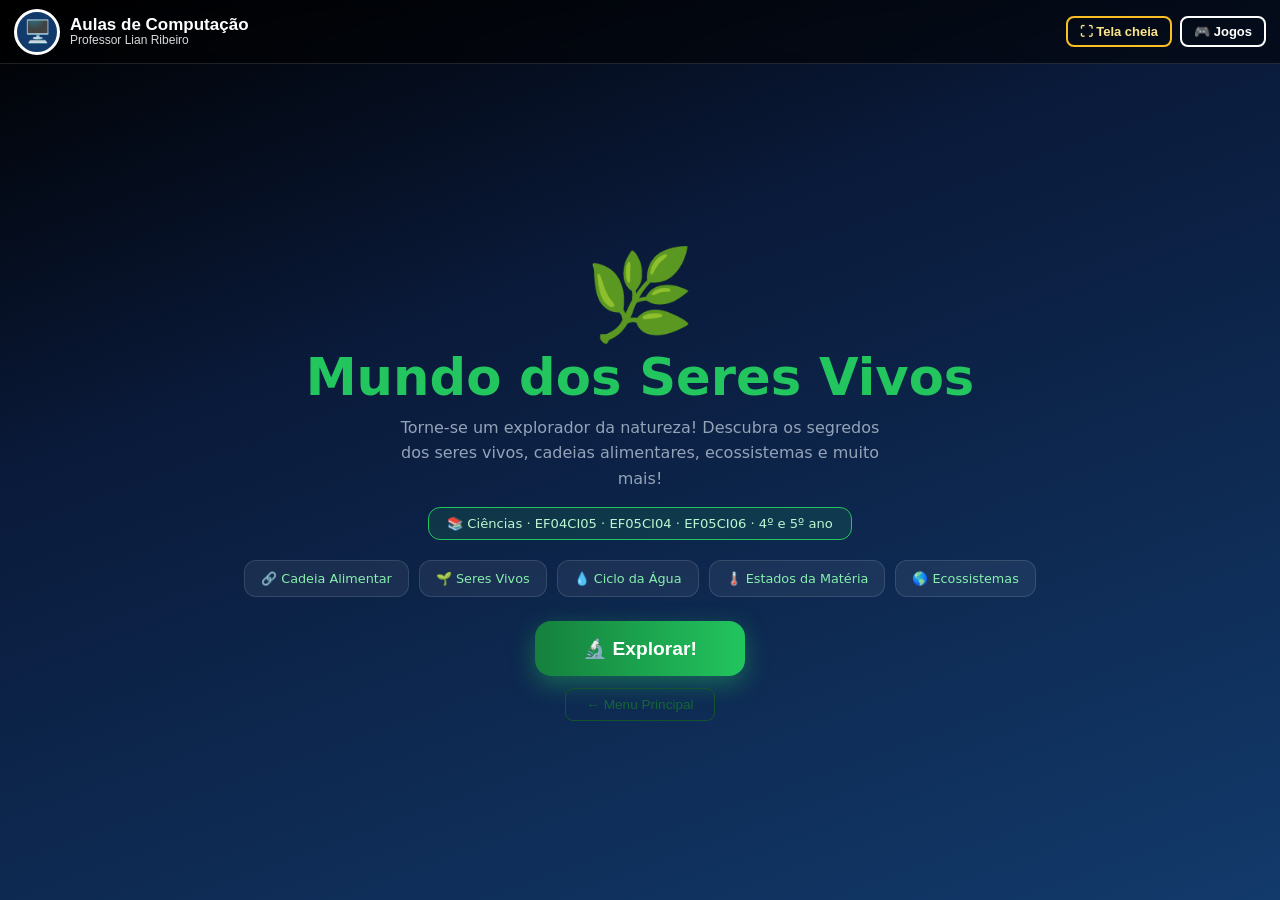
<file: games/ciencias.html>
<!DOCTYPE html>
<html lang="pt-BR">
<head>
<meta charset="UTF-8">
<meta name="viewport" content="width=device-width, initial-scale=1.0">
<title>Mundo dos Seres Vivos 🌿</title>
<link rel="stylesheet" href="../assets/lian.css">
<style>
*{margin:0;padding:0;box-sizing:border-box}
body{font-family:'Segoe UI',system-ui,sans-serif;background:#021A0A;color:white;min-height:100vh;overflow:hidden}
body::before{content:'';position:fixed;top:0;left:0;right:0;bottom:0;
  background:radial-gradient(ellipse at 40% 30%,#052E0F 0%,#021A0A 60%);z-index:-1}

.screen{display:none;width:100%;height:100vh;flex-direction:column;align-items:center;justify-content:center;padding:20px}
.screen.active{display:flex}

/* INTRO */
#intro{text-align:center}
.nature-icon{font-size:5.5rem;animation:sway 3s ease-in-out infinite}
@keyframes sway{0%,100%{transform:rotate(-5deg) scale(1)}50%{transform:rotate(5deg) scale(1.05)}}
.intro-title{font-size:clamp(2rem,5vw,3.2rem);font-weight:900;color:#22C55E;margin-bottom:8px}
.intro-sub{color:#94A3B8;font-size:1rem;max-width:480px;margin:0 auto 16px;line-height:1.6}
.bncc{background:rgba(34,197,94,.12);border:1px solid #22C55E;padding:8px 18px;
      border-radius:12px;color:#BBF7D0;font-size:.82rem;margin-bottom:20px;display:inline-block}
.topics-grid{display:flex;gap:10px;margin-bottom:24px;flex-wrap:wrap;justify-content:center}
.topic-chip{background:rgba(255,255,255,.06);border:1px solid rgba(255,255,255,.12);
           padding:10px 16px;border-radius:12px;font-size:.8rem;color:#86EFAC;display:flex;align-items:center;gap:6px}
.btn-start{background:linear-gradient(90deg,#15803D,#22C55E);border:none;color:white;
           padding:16px 48px;border-radius:16px;font-size:1.2rem;font-weight:800;cursor:pointer;
           transition:all .2s;box-shadow:0 8px 24px rgba(34,197,94,.4)}
.btn-start:hover{transform:scale(1.05) translateY(-2px)}
.btn-back{background:none;border:1px solid #14532D;color:#166534;padding:8px 20px;
          border-radius:8px;cursor:pointer;font-size:.85rem;margin-top:12px;transition:all .2s}
.btn-back:hover{border-color:#22C55E;color:#22C55E}

/* HUD */
.hud{position:absolute;top:0;left:0;right:0;display:flex;align-items:center;
     justify-content:space-between;padding:12px 20px;background:rgba(0,0,0,.55);
     backdrop-filter:blur(8px);z-index:10;gap:8px;flex-wrap:wrap}
.hud-item{display:flex;flex-direction:column;align-items:center;min-width:55px}
.hud-label{font-size:.62rem;color:#64748B;text-transform:uppercase;letter-spacing:1px}
.hud-val{font-size:1.1rem;font-weight:800}
.sv{color:#22C55E}.lv{color:#EF4444;font-size:1.3rem}.pv{color:#86EFAC}.stv{color:#F59E0B}
.timer-wrap{position:relative;width:52px;height:52px}
.timer-svg{transform:rotate(-90deg)}
.t-bg{fill:none;stroke:#052E0F;stroke-width:4}
.t-arc{fill:none;stroke:#22C55E;stroke-width:4;stroke-linecap:round;
       stroke-dasharray:138;stroke-dashoffset:0;transition:stroke-dashoffset .1s}
.t-txt{position:absolute;top:50%;left:50%;transform:translate(-50%,-50%);font-size:1rem;font-weight:800;color:white}
.progress-bar{position:absolute;top:68px;left:0;right:0;height:4px;background:#052E0F;z-index:10}
.progress-fill{height:100%;background:linear-gradient(90deg,#15803D,#22C55E,#86EFAC);transition:width .5s ease;border-radius:2px}

/* GAME */
#game{position:relative;padding:0}
.game-area{flex:1;display:flex;flex-direction:column;align-items:center;justify-content:center;
           padding:80px 20px 20px;gap:20px;position:relative;z-index:1}
.phase-badge{background:rgba(34,197,94,.1);border:1px solid rgba(34,197,94,.25);
             padding:6px 18px;border-radius:20px;color:#86EFAC;font-size:.85rem;font-weight:600}

.q-card{background:rgba(255,255,255,.04);border:2px solid rgba(34,197,94,.2);
        border-radius:24px;padding:26px 36px;text-align:center;backdrop-filter:blur(10px);
        animation:card-in .4s ease;max-width:560px;width:100%}
@keyframes card-in{from{opacity:0;transform:scale(.85) translateY(20px)}to{opacity:1;transform:scale(1) translateY(0)}}
.q-emoji{font-size:3.5rem;margin-bottom:8px;display:block}
.q-tag{font-size:.72rem;color:#15803D;text-transform:uppercase;letter-spacing:1px;margin-bottom:6px}
.q-text{font-size:clamp(1rem,2.5vw,1.3rem);font-weight:700;line-height:1.5;margin-bottom:6px}
.q-sub{color:#64748B;font-size:.82rem;font-style:italic}

.opts-col{display:flex;flex-direction:column;gap:10px;max-width:520px;width:100%}
.opt-btn{background:rgba(255,255,255,.05);border:2px solid rgba(255,255,255,.1);
         border-radius:14px;padding:14px 20px;font-size:1rem;font-weight:600;color:white;
         cursor:pointer;transition:all .2s;text-align:left;display:flex;align-items:center;gap:10px}
.opt-btn:hover:not(:disabled){background:rgba(34,197,94,.12);border-color:#22C55E}
.opt-btn.correct{background:rgba(34,197,94,.18)!important;border-color:#22C55E!important;color:#22C55E!important}
.opt-btn.wrong{background:rgba(239,68,68,.15)!important;border-color:#EF4444!important;color:#EF4444!important}
.opt-btn:disabled{cursor:default}
.opt-letter{background:rgba(255,255,255,.08);width:28px;height:28px;border-radius:8px;
            display:flex;align-items:center;justify-content:center;font-size:.8rem;font-weight:800;flex-shrink:0}

/* Feedback */
.feedback{position:absolute;top:0;left:0;right:0;bottom:0;display:none;
          flex-direction:column;align-items:center;justify-content:center;
          z-index:20;background:rgba(0,0,0,.78);backdrop-filter:blur(4px)}
.feedback.active{display:flex}
.fb-icon{font-size:5rem;animation:pop .4s ease}
@keyframes pop{from{transform:scale(0)}to{transform:scale(1)}}
.fb-title{font-size:2rem;font-weight:900;margin:10px 0}
.fb-correct{color:#22C55E}.fb-wrong{color:#EF4444}
.fb-pts{color:#F59E0B;font-size:1.1rem;font-weight:700}
.fb-exp{background:rgba(255,255,255,.06);border:1px solid rgba(34,197,94,.2);
        padding:14px 22px;border-radius:14px;color:#CBD5E1;font-size:.9rem;
        max-width:440px;text-align:center;line-height:1.6;margin:8px 20px}
.btn-next{background:#22C55E;border:none;color:#021A0A;padding:12px 36px;border-radius:12px;
          font-size:1rem;font-weight:800;cursor:pointer;margin-top:12px;transition:all .2s}
.btn-next:hover{transform:scale(1.05);background:#16A34A;color:white}

/* Phase trans */
#phase-trans{position:fixed;top:0;left:0;right:0;bottom:0;background:#021A0A;display:none;
             flex-direction:column;align-items:center;justify-content:center;z-index:100;text-align:center}
#phase-trans.active{display:flex}
.pt-emoji{font-size:5rem;animation:sway 1.5s ease-in-out infinite;margin-bottom:16px}
.pt-title{font-size:2.5rem;font-weight:900;color:#22C55E}
.pt-sub{color:#94A3B8;margin-top:8px}
.pt-score{font-size:1.5rem;font-weight:700;color:#F59E0B;margin-top:14px}

/* Floating leaves */
.leaf{position:fixed;pointer-events:none;animation:leaf-fall 8s linear infinite;z-index:0;opacity:.4}
@keyframes leaf-fall{0%{transform:translateY(-50px) rotate(0deg);opacity:0}10%{opacity:.4}90%{opacity:.4}100%{transform:translateY(110vh) rotate(360deg);opacity:0}}

/* RESULTS */
#results{text-align:center}
.res-icon{font-size:5rem;animation:sway 2s ease-in-out infinite}
.res-title{font-size:2.5rem;font-weight:900;margin:16px 0 6px}
.res-score{font-size:4rem;font-weight:900;color:#22C55E}
.res-lbl{color:#64748B;font-size:.9rem}
.res-stats{display:grid;grid-template-columns:repeat(3,1fr);gap:12px;margin:24px auto;max-width:380px}
.rs{background:rgba(255,255,255,.05);border:1px solid rgba(255,255,255,.1);padding:14px;border-radius:14px}
.rs-num{font-size:1.8rem;font-weight:800;color:#86EFAC}
.rs-lbl{font-size:.7rem;color:#64748B;text-transform:uppercase;margin-top:4px}
.btn-row{display:flex;gap:12px;justify-content:center;flex-wrap:wrap;margin-top:16px}
.btn-p{background:#22C55E;border:none;color:#021A0A;padding:14px 32px;border-radius:14px;font-size:1rem;font-weight:800;cursor:pointer;transition:all .2s}
.btn-p:hover{transform:scale(1.05)}
.btn-s{background:none;border:1px solid #14532D;color:#94A3B8;padding:14px 32px;border-radius:14px;font-size:1rem;cursor:pointer;transition:all .2s;text-decoration:none;display:inline-block}
.btn-s:hover{border-color:#22C55E;color:white}
</style>
</head>
<body data-lian-fullscreen data-lian-transparent>
<script src="../assets/lian.js"></script>

<!-- INTRO -->
<div class="screen active" id="intro">
  <div class="nature-icon">🌿</div>
  <div class="intro-title">Mundo dos Seres Vivos</div>
  <div class="intro-sub">Torne-se um explorador da natureza! Descubra os segredos dos seres vivos, cadeias alimentares, ecossistemas e muito mais!</div>
  <div class="bncc">📚 Ciências · EF04CI05 · EF05CI04 · EF05CI06 · 4º e 5º ano</div>
  <div class="topics-grid">
    <div class="topic-chip">🔗 Cadeia Alimentar</div>
    <div class="topic-chip">🌱 Seres Vivos</div>
    <div class="topic-chip">💧 Ciclo da Água</div>
    <div class="topic-chip">🌡️ Estados da Matéria</div>
    <div class="topic-chip">🌎 Ecossistemas</div>
  </div>
  <button class="btn-start" onclick="startGame()">🔬 Explorar!</button>
  <a href="../index.html" style="text-decoration:none"><button class="btn-back">← Menu Principal</button></a>
</div>

<!-- GAME -->
<div class="screen" id="game" style="position:relative">
  <div class="hud">
    <div class="hud-item"><span class="hud-label">Pontos</span><span class="hud-val sv" id="scoreD">0</span></div>
    <div class="hud-item"><span class="hud-label">Vidas</span><span class="hud-val lv" id="livesD">❤❤❤</span></div>
    <div class="timer-wrap">
      <svg class="timer-svg" width="52" height="52" viewBox="0 0 52 52">
        <circle class="t-bg" cx="26" cy="26" r="22"/>
        <circle class="t-arc" id="tArc" cx="26" cy="26" r="22"/>
      </svg>
      <div class="t-txt" id="tTxt">15</div>
    </div>
    <div class="hud-item"><span class="hud-label">Fase</span><span class="hud-val pv" id="phaseD">1/3</span></div>
    <div class="hud-item"><span class="hud-label">Streak</span><span class="hud-val stv" id="streakD">🔥0</span></div>
  </div>
  <div class="progress-bar"><div class="progress-fill" id="progFill" style="width:0%"></div></div>

  <div class="game-area">
    <div class="phase-badge" id="phaseBadge">Fase 1 — Seres Vivos e Não Vivos</div>
    <div class="q-card" id="qCard">
      <span class="q-emoji" id="qEmoji">🌱</span>
      <div class="q-tag" id="qTag">Seres Vivos</div>
      <div class="q-text" id="qText">Qual dessas características é exclusiva dos seres vivos?</div>
      <div class="q-sub" id="qSub"></div>
    </div>
    <div class="opts-col" id="optsCol"></div>
  </div>

  <div class="feedback" id="feedback">
    <div class="fb-icon" id="fbI">✅</div>
    <div class="fb-title" id="fbT">CORRETO!</div>
    <div class="fb-pts" id="fbP"></div>
    <div class="fb-exp" id="fbE"></div>
    <button class="btn-next" onclick="nextQ()">Próxima →</button>
  </div>
</div>

<!-- PHASE TRANSITION -->
<div id="phase-trans">
  <div class="pt-emoji" id="ptE">🌟</div>
  <div class="pt-title" id="ptT">Fase Completa!</div>
  <div class="pt-sub" id="ptS">Próximo tema!</div>
  <div class="pt-score" id="ptSc"></div>
</div>

<!-- RESULTS -->
<div class="screen" id="results">
  <div class="res-icon">🌿</div>
  <div class="res-title" id="resT">Explorador da Natureza!</div>
  <div class="res-score" id="resSc">0</div>
  <div class="res-lbl">pontos</div>
  <div class="res-stats">
    <div class="rs"><div class="rs-num" id="resC">0</div><div class="rs-lbl">Acertos</div></div>
    <div class="rs"><div class="rs-num" id="resW">0</div><div class="rs-lbl">Erros</div></div>
    <div class="rs"><div class="rs-num" id="resMx">0</div><div class="rs-lbl">Maior Seq.</div></div>
  </div>
  <div class="btn-row">
    <button class="btn-p" onclick="startGame()">🔄 Jogar Novamente</button>
    <a href="../index.html" class="btn-s">🏠 Menu Principal</a>
  </div>
</div>

<script>
const PHASES = [
  {
    name:"Fase 1 — Seres Vivos e Não Vivos",
    badge:"Fase 1 — Seres Vivos e Não Vivos",
    time:15,
    qs:[
      { emoji:"🌱", tag:"Seres Vivos", text:"O que os seres vivos fazem e os não vivos NÃO fazem?",
        opts:["A) Ocupam espaço","B) Têm peso","C) Se reproduzem","D) Têm cor"], ans:2,
        exp:"Seres vivos nascem, crescem, se reproduzem e morrem. Essa é a principal diferença! Pedras têm peso e cor, mas não se reproduzem." },
      { emoji:"🌡️", tag:"Estados da Matéria", text:"A água pode estar em 3 estados. Qual NÃO é um estado da água?",
        opts:["A) Sólido (gelo)","B) Líquido (água)","C) Gasoso (vapor)","D) Plasma (fogo)"], ans:3,
        exp:"A água existe como sólido, líquido e gasoso. Plasma é um 4º estado da matéria, mas a água não existe naturalmente como plasma em condições normais." },
      { emoji:"🍄", tag:"Seres Vivos", text:"O cogumelo é um ser vivo. A qual reino ele pertence?",
        opts:["A) Plantae (Plantas)","B) Animalia (Animais)","C) Fungi (Fungos)","D) Monera (Bactérias)"], ans:2,
        exp:"Cogumelos pertencem ao Reino Fungi! Eles são diferentes das plantas (não fazem fotossíntese) e dos animais. Se alimentam decompondo matéria orgânica." },
      { emoji:"🔬", tag:"Seres Vivos", text:"Qual é a menor unidade dos seres vivos?",
        opts:["A) Órgão","B) Tecido","C) Sistema","D) Célula"], ans:3,
        exp:"A célula é a menor unidade da vida! Cada ser vivo é feito de células. Bactérias têm 1 célula; o corpo humano tem trilhões!" },
      { emoji:"🌿", tag:"Fotossíntese", text:"As plantas fazem fotossíntese. O que elas produzem?",
        opts:["A) Apenas CO₂ e água","B) Gás carbônico","C) Glicose (açúcar) e oxigênio","D) Nitrogênio e hidrogênio"], ans:2,
        exp:"Na fotossíntese: Luz + CO₂ + H₂O → Glicose (alimento) + O₂. As plantas produzem seu próprio alimento E o oxigênio que respiramos!" },
      { emoji:"🌊", tag:"Ciclo da Água", text:"Na chuva, a água vem das nuvens. Como ela chegou lá?",
        opts:["A) Por absorção do solo","B) Por evaporação e condensação","C) Por fotossíntese das plantas","D) Por respiração dos animais"], ans:1,
        exp:"O ciclo da água: Evaporação (água vira vapor) → Condensação (vapor forma nuvens) → Precipitação (chuva/neve). Um ciclo contínuo!" },
      { emoji:"🐛", tag:"Metamorfose", text:"A borboleta passa por 4 fases. Qual é a ordem correta?",
        opts:["A) Ovo→Borboleta→Lagarta→Casulo","B) Ovo→Lagarta→Casulo→Borboleta","C) Lagarta→Ovo→Casulo→Borboleta","D) Casulo→Lagarta→Ovo→Borboleta"], ans:1,
        exp:"Metamorfose completa: Ovo → Lagarta (come muito!) → Casulo/Crisálida (transforma-se) → Borboleta adulta! É um processo incrível de transformação." },
      { emoji:"🌡️", tag:"Estados da Matéria", text:"Quando o gelo derrete, isso se chama:",
        opts:["A) Evaporação","B) Solidificação","C) Fusão","D) Condensação"], ans:2,
        exp:"Fusão = sólido → líquido (gelo derrete). Solidificação = líquido → sólido (água congela). Evaporação = líquido → gás." },
      { emoji:"🦠", tag:"Microrganismos", text:"Vírus e bactérias são diferentes. O que é CORRETO?",
        opts:["A) Ambos são organismos vivos","B) Vírus são vivos; bactérias não","C) Bactérias têm célula; vírus não","D) Bactérias são maiores que vírus"], ans:2,
        exp:"Bactérias são células completas — são seres vivos! Vírus são proteínas com DNA/RNA — não têm célula própria. Bactérias são bem maiores que vírus." },
      { emoji:"🌱", tag:"Plantas", text:"Qual parte da planta absorve água e nutrientes do solo?",
        opts:["A) Folha","B) Caule","C) Raiz","D) Flor"], ans:2,
        exp:"A raiz fixa a planta no solo e absorve água e sais minerais. O caule distribui esses nutrientes. As folhas fazem fotossíntese!" },
      { emoji:"🌡️", tag:"Estados da Matéria", text:"Qual processo transforma vapor em líquido?",
        opts:["A) Evaporação","B) Condensação","C) Sublimação","D) Fusão"], ans:1,
        exp:"Condensação = gás → líquido. Acontece quando o vapor esfria: gotinhas no vidro frio, nuvens no céu, sereno na grama pela manhã." },
      { emoji:"🍂", tag:"Seres Vivos", text:"Que tipo de ser vivo são os fungos como bolores e leveduras?",
        opts:["A) São plantas microscópicas","B) São animais simples","C) Pertencem ao Reino Fungi","D) São bactérias maiores"], ans:2,
        exp:"Fungos formam um reino à parte! Incluem: cogumelos, bolores, fermentos. Eles se alimentam por absorção e não fazem fotossíntese." },
      { emoji:"💧", tag:"Ciclo da Água", text:"A água doce representa quanto da água da Terra?",
        opts:["A) 97%","B) 71%","C) 3%","D) 50%"], ans:2,
        exp:"97% da água da Terra é salgada (oceanos)! Apenas 3% é doce, e grande parte está congelada nas calotas polares. Agua potável = muito preciosa!" },
        { emoji:"🌿", tag:"Fotossíntese", text:"Qual pigmento nas folhas realiza a fotossíntese?",
        opts:["A) Melanina","B) Clorofila","C) Hemoglobina","D) Caroteno"], ans:1,
        exp:"A clorofila é o pigmento verde das plantas! Ela captura a energia da luz solar para fazer fotossíntese. Por isso as plantas são verdes!" },
      { emoji:"🔬", tag:"Células", text:"Qual estrutura controla as funções da célula?",
        opts:["A) Membrana celular","B) Citoplasma","C) Núcleo","D) Parede celular"], ans:2,
        exp:"O núcleo é o 'cérebro' da célula! Ele contém o DNA com todas as informações genéticas e controla todas as atividades celulares." },
    ]
  },
  {
    name:"Fase 2 — Cadeia Alimentar e Ecossistemas",
    badge:"Fase 2 — Cadeia Alimentar e Ecossistemas",
    time:13,
    qs:[
      { emoji:"🦁", tag:"Cadeia Alimentar", text:"Na cadeia: Grama→Zebra→Leão. O leão é:",
        opts:["A) Produtor","B) Consumidor primário","C) Consumidor terciário","D) Consumidor secundário"], ans:3,
        exp:"Produtores = plantas (grama). Consumidor primário = herbívoro (zebra). Consumidor secundário = carnívoro que come herbívoro (leão). A energia passa de elo em elo!" },
      { emoji:"🍂", tag:"Decomposição", text:"Fungos e bactérias que decompõem matéria orgânica são:",
        opts:["A) Produtores","B) Consumidores","C) Decompositores","D) Parasitas"], ans:2,
        exp:"Decompositores reciclam a matéria! Fungos e bactérias decompõem animais e plantas mortas, devolvendo nutrientes ao solo para novas plantas crescerem." },
      { emoji:"🌊", tag:"Ecossistema", text:"Qual dessas opções NÃO é um ecossistema?",
        opts:["A) Floresta Amazônica","B) Deserto do Saara","C) Fundo do oceano","D) Carro abandonado"], ans:3,
        exp:"Um ecossistema é um conjunto de seres vivos + ambiente físico em equilíbrio. Um carro não tem esse conjunto natural de seres vivos interagindo." },
      { emoji:"🐝", tag:"Cadeia Alimentar", text:"Abelhas polinizam flores. Essa relação é chamada de:",
        opts:["A) Parasitismo","B) Predação","C) Mutualismo","D) Comensalismo"], ans:2,
        exp:"Mutualismo = ambos se beneficiam! A abelha ganha néctar (alimento), a flor ganha polinização (reprodução). Os dois ganham!" },
      { emoji:"🦅", tag:"Cadeia Alimentar", text:"Se a população de coelhos diminuir muito, o que acontece com as raposas?",
        opts:["A) Nada, elas comem outra coisa","B) Aumentam, pois têm mais espaço","C) Diminuem, pois perdem alimento","D) Ficam maiores para comer outras presas"], ans:2,
        exp:"Cadeia alimentar em desequilíbrio! Se coelhos (presa) diminuem → raposas (predador) diminuem por falta de alimento. Cada elo afeta os outros!" },
      { emoji:"🌳", tag:"Ecossistema", text:"O que sustenta qualquer cadeia alimentar?",
        opts:["A) Os animais carnívoros","B) Os decompositores","C) Os produtores (plantas)","D) Os animais onívoros"], ans:2,
        exp:"Os produtores (plantas) são a BASE de tudo! Eles capturam a energia solar e a transformam em alimento. Sem produtores, toda cadeia alimentar colapsa." },
      { emoji:"🌵", tag:"Adaptação", text:"O cacto guarda água em seu caule. Isso é uma:",
        opts:["A) Mutação genética","B) Adaptação ao ambiente","C) Doença da planta","D) Comportamento aprendido"], ans:1,
        exp:"Adaptação! Ao longo de milênios, cactos se adaptaram ao deserto: folhas viram espinhos (perdem menos água) e o caule gordo armazena água." },
      { emoji:"🐟", tag:"Cadeia Alimentar", text:"Alga→Camarão→Peixe→Tubarão. Quem é o consumidor primário?",
        opts:["A) Alga","B) Camarão","C) Peixe","D) Tubarão"], ans:1,
        exp:"Consumidor primário é quem come o produtor diretamente. Alga = produtor. Camarão come alga = consumidor primário. Peixe = secundário. Tubarão = terciário." },
      { emoji:"🌿", tag:"Biomas", text:"Qual é o maior bioma do Brasil?",
        opts:["A) Cerrado","B) Caatinga","C) Mata Atlântica","D) Amazônia"], ans:3,
        exp:"A Amazônia é o maior bioma brasileiro, cobrindo mais de 4 milhões de km². É a maior floresta tropical do mundo e essencial para o clima global!" },
      { emoji:"🐋", tag:"Adaptação", text:"Baleias são mamíferos que vivem no mar. Para respirar, elas:",
        opts:["A) Têm brânquias","B) Absorvem O₂ da água","C) Sobem à superfície para respirar","D) Armazenam oxigênio nas nadadeiras"], ans:2,
        exp:"Baleias são mamíferos — precisam de ar! Elas sobem à superfície, expiram (o famoso jato d'água!) e inalam ar fresco. Podem mergulhar por até 2 horas!" },
      { emoji:"🌊", tag:"Ecossistema", text:"Qual ação humana prejudica mais os ecossistemas?",
        opts:["A) Plantar árvores nativas","B) Desmatamento e queimadas","C) Criar animais silvestres em zoológicos","D) Pesquisar sobre a natureza"], ans:1,
        exp:"Desmatamento e queimadas destroem habitats, extinguem espécies, alteram o ciclo da água e aumentam o CO₂ na atmosfera. É a maior ameaça à biodiversidade!" },
      { emoji:"🦋", tag:"Cadeia Alimentar", text:"O ser humano é considerado um animal:",
        opts:["A) Herbívoro","B) Carnívoro","C) Onívoro","D) Decompositores"], ans:2,
        exp:"Onívoro = come de tudo (vegetais E animais). Herbívoros só comem plantas (vaca). Carnívoros só comem animais (leão). Onívoros têm dieta variada (humanos, urubus)." },
      { emoji:"🌱", tag:"Solo", text:"O que os decompositores devolvem ao solo?",
        opts:["A) Luz solar","B) Oxigênio puro","C) Água limpa","D) Nutrientes minerais"], ans:3,
        exp:"Os decompositores (fungos e bactérias) quebram matéria morta e liberam nutrientes minerais no solo. Sem eles, os nutrientes ficariam presos em corpos mortos!" },
      { emoji:"🦎", tag:"Adaptação", text:"O lagarto muda de cor para se camuflar. Isso é:",
        opts:["A) Mimetismo","B) Camuflagem","C) Mutação","D) Metamorfose"], ans:1,
        exp:"Camuflagem = disfarçar-se no ambiente. Mimetismo = imitar outro animal (ex: cobra falsa coral imita a venenosa). O lagarto usa camuflagem para se esconder!" },
      { emoji:"🔗", tag:"Teia Alimentar", text:"Uma teia alimentar é diferente de uma cadeia porque:",
        opts:["A) Tem menos animais","B) É mais simples","C) Mostra várias relações alimentares ao mesmo tempo","D) Só tem produtores e consumidores primários"], ans:2,
        exp:"Teia alimentar = várias cadeias conectadas! Na natureza real, os animais comem várias coisas. A teia mostra todas essas conexões complexas entre os seres." },
    ]
  },
  {
    name:"Fase 3 — Corpo Humano e Saúde",
    badge:"Fase 3 — Corpo Humano e Saúde",
    time:11,
    qs:[
      { emoji:"❤️", tag:"Corpo Humano", text:"Qual órgão bombeia o sangue para todo o corpo?",
        opts:["A) Pulmão","B) Fígado","C) Coração","D) Rim"], ans:2,
        exp:"O coração é uma bomba muscular que bate ~70 vezes por minuto, 100.000 vezes por dia! Ele bombeia sangue levando oxigênio e nutrientes a todas as células." },
      { emoji:"🫁", tag:"Respiração", text:"Qual sistema é responsável pela respiração?",
        opts:["A) Sistema digestório","B) Sistema respiratório","C) Sistema circulatório","D) Sistema nervoso"], ans:1,
        exp:"Sistema respiratório: nariz→faringe→laringe→traqueia→brônquios→pulmões. O oxigênio entra e o gás carbônico sai em cada respiração!" },
      { emoji:"🦷", tag:"Higiene", text:"Por que devemos escovar os dentes após as refeições?",
        opts:["A) Para clarear os dentes","B) Para remover bactérias que produzem ácidos","C) Para fortalecer o esmalte","D) Para evitar mau hálito apenas"], ans:1,
        exp:"Bactérias na boca consomem açúcar e produzem ácidos que corroem o esmalte dos dentes (cárie). Escovar remove essas bactérias e previne a cárie!" },
      { emoji:"🧠", tag:"Sistema Nervoso", text:"Qual órgão controla todos os movimentos e pensamentos?",
        opts:["A) Coração","B) Fígado","C) Cérebro","D) Medula"], ans:2,
        exp:"O cérebro é o centro de controle do corpo! Ele processa informações, controla movimentos, armazena memórias e é responsável pelos pensamentos e emoções." },
      { emoji:"🦴", tag:"Esqueleto", text:"Quantos ossos tem o corpo humano adulto?",
        opts:["A) 108","B) 206","C) 350","D) 512"], ans:1,
        exp:"206 ossos! Bebês nascem com ~270 ossos, que vão se fundindo. Os ossos protegem órgãos, sustentam o corpo e, junto com músculos, permitem movimento." },
      { emoji:"💉", tag:"Imunidade", text:"As vacinas servem para:",
        opts:["A) Curar doenças já instaladas","B) Deixar o sangue mais limpo","C) Preparar o sistema imune contra doenças","D) Fornecer nutrientes ao corpo"], ans:2,
        exp:"Vacinas ensinam o sistema imune a reconhecer e combater doenças ANTES de você pegar! Elas usam partes inativadas do vírus/bactéria para criar anticorpos protetores." },
      { emoji:"🍎", tag:"Alimentação", text:"Qual nutriente fornece mais energia rápida ao corpo?",
        opts:["A) Vitaminas","B) Proteínas","C) Carboidratos","D) Minerais"], ans:2,
        exp:"Carboidratos (arroz, pão, batata) são a principal fonte de energia rápida do corpo! Proteínas constroem músculos. Vitaminas regulam funções. Gorduras dão energia lenta." },
      { emoji:"💪", tag:"Músculos", text:"O que acontece com os músculos quando você se exercita regularmente?",
        opts:["A) Ficam menores e mais fracos","B) Ficam maiores e mais fortes","C) Não mudam","D) Ficam maiores mas mais fracos"], ans:1,
        exp:"Exercício regular faz os músculos crescerem (hipertrofia) e ficarem mais fortes! O corpo adapta os músculos ao esforço. Use ou perca — os músculos diminuem sem uso!" },
      { emoji:"🫀", tag:"Circulação", text:"O que transporta o sangue pelo corpo?",
        opts:["A) Nervos","B) Tendões","C) Vasos sanguíneos","D) Ductos biliares"], ans:2,
        exp:"Vasos sanguíneos: artérias (sangue do coração), veias (sangue ao coração) e capilares (minúsculos). Todo o corpo é irrigado por ~100.000 km de vasos!" },
      { emoji:"🌞", tag:"Vitaminas", text:"Qual vitamina o corpo produz ao tomar sol?",
        opts:["A) Vitamina A","B) Vitamina B12","C) Vitamina C","D) Vitamina D"], ans:3,
        exp:"Vitamina D é produzida pela pele ao receber luz solar! Ela é essencial para absorção do cálcio e fortalecimento dos ossos. 15-20 min de sol por dia ajuda muito!" },
      { emoji:"💧", tag:"Hidratação", text:"Por que precisamos beber água todos os dias?",
        opts:["A) Para não sentir fome","B) Porque o corpo perde água constantemente","C) Apenas quando fazemos exercícios","D) Para o sangue ser vermelho"], ans:1,
        exp:"O corpo humano é 60-70% água! Perdemos água constantemente: suor, urina, respiração. Sem reposição diária, o corpo entra em desidratação — muito perigoso!" },
      { emoji:"🦠", tag:"Doenças", text:"Doenças como gripe e dengue são causadas por:",
        opts:["A) Bactérias","B) Fungos","C) Vírus","D) Parasitas"], ans:2,
        exp:"Gripe e dengue são causadas por vírus! COVID-19 também. Bactérias causam: tuberculose, impetigo. Fungos causam: micose. Parasitas: malária (protozoário), lombriga." },
      { emoji:"😴", tag:"Saúde", text:"Por que o sono é importante para a saúde das crianças?",
        opts:["A) Para ficar com preguiça","B) Para crescer e consolidar a memória","C) Para não ter que estudar","D) Serve apenas para descanso"], ans:1,
        exp:"Durante o sono, o corpo de crianças produz hormônio de crescimento! O cérebro 'salva' as memórias do dia, repara tecidos e fortalece o sistema imune. Dormir bem = aprender melhor!" },
      { emoji:"🧘", tag:"Saúde", text:"O que é saúde segundo a OMS (Organização Mundial da Saúde)?",
        opts:["A) Ausência de doenças","B) Ter um corpo forte","C) Bem-estar físico, mental e social","D) Tomar remédios preventivos"], ans:2,
        exp:"A OMS define saúde como 'completo bem-estar físico, mental e social'. Não é apenas não estar doente! Saúde inclui se sentir bem, ter relações positivas e qualidade de vida." },
      { emoji:"🏃", tag:"Exercício", text:"Quantas horas de atividade física são recomendadas para crianças por DIA?",
        opts:["A) 30 minutos","B) 1 hora","C) 2 horas","D) 3 horas"], ans:1,
        exp:"A OMS recomenda pelo menos 60 minutos (1 hora) de atividade física por dia para crianças de 5-17 anos! Isso fortalece ossos, músculos, coração e melhora o humor." },
    ]
  }
];

let st={phase:0,qIdx:0,score:0,lives:3,streak:0,maxStreak:0,correct:0,wrong:0,timerInt:null,timeLeft:15};

function showScreen(id){
  document.querySelectorAll('.screen').forEach(s=>s.classList.remove('active'));
  document.getElementById(id).classList.add('active');
}

function startGame(){
  st={phase:0,qIdx:0,score:0,lives:3,streak:0,maxStreak:0,correct:0,wrong:0,timerInt:null,timeLeft:15};
  showScreen('game'); loadQ();
}

function loadQ(){
  const ph=PHASES[st.phase], q=ph.qs[st.qIdx];
  document.getElementById('phaseBadge').textContent=ph.badge;
  document.getElementById('qEmoji').textContent=q.emoji;
  document.getElementById('qTag').textContent=q.tag;
  document.getElementById('qText').textContent=q.text;
  document.getElementById('qSub').textContent='';

  const col=document.getElementById('optsCol');
  col.innerHTML='';
  const letters=['A','B','C','D'];
  q.opts.forEach((o,i)=>{
    const btn=document.createElement('button');
    btn.className='opt-btn';
    btn.innerHTML=`<span class="opt-letter">${letters[i]}</span>${o.replace(/^[ABCD]\) /,'')}`;
    btn.onclick=()=>pick(i,btn);
    col.appendChild(btn);
  });

  const card=document.getElementById('qCard');
  card.style.animation='none'; card.offsetHeight; card.style.animation='card-in .4s ease';
  updateHUD(); startTimer(ph.time);
}

function updateHUD(){
  document.getElementById('scoreD').textContent=st.score;
  document.getElementById('livesD').textContent='❤'.repeat(st.lives)+'🖤'.repeat(3-st.lives);
  document.getElementById('phaseD').textContent=`${st.phase+1}/3`;
  document.getElementById('streakD').textContent=`🔥${st.streak}`;
  const total=PHASES.reduce((a,p)=>a+p.qs.length,0);
  const done=PHASES.slice(0,st.phase).reduce((a,p)=>a+p.qs.length,0)+st.qIdx;
  document.getElementById('progFill').style.width=`${(done/total)*100}%`;
}

function startTimer(s){
  clearInterval(st.timerInt); st.timeLeft=s; updateTimer(s,s);
  st.timerInt=setInterval(()=>{
    st.timeLeft--; updateTimer(st.timeLeft,s);
    if(st.timeLeft<=0){clearInterval(st.timerInt);timeOut();}
  },1000);
}

function updateTimer(t,max){
  document.getElementById('tTxt').textContent=t;
  const arc=document.getElementById('tArc');
  arc.style.strokeDashoffset=138*(1-t/max);
  arc.style.stroke=t<=3?'#EF4444':t<=6?'#F59E0B':'#22C55E';
  document.getElementById('tTxt').style.color=t<=3?'#EF4444':'white';
}

function timeOut(){
  const q=PHASES[st.phase].qs[st.qIdx];
  st.lives--; st.streak=0; st.wrong++;
  showFB(false,q,0,true);
}

function pick(idx,btn){
  clearInterval(st.timerInt);
  const q=PHASES[st.phase].qs[st.qIdx];
  const correct=idx===q.ans;
  document.querySelectorAll('.opt-btn').forEach((b,i)=>{
    b.disabled=true;
    if(i===q.ans) b.classList.add('correct');
    else if(i===idx&&!correct) b.classList.add('wrong');
  });
  let pts=0;
  if(correct){
    pts=10+st.timeLeft*2;
    if(st.streak>=2) pts=Math.floor(pts*(1+st.streak*.2));
    st.score+=pts; st.streak++; st.maxStreak=Math.max(st.maxStreak,st.streak); st.correct++;
  } else { st.lives--; st.streak=0; st.wrong++; }
  setTimeout(()=>showFB(correct,q,pts,false),400);
}

function showFB(correct,q,pts,timeout){
  const fb=document.getElementById('feedback');
  fb.classList.add('active');
  document.getElementById('fbI').textContent=timeout?'⏰':correct?'🌿':'🥀';
  document.getElementById('fbT').textContent=timeout?'Tempo Esgotado!':correct?'CORRETO!':'ERRADO!';
  document.getElementById('fbT').className='fb-title '+(correct?'fb-correct':'fb-wrong');
  document.getElementById('fbP').textContent=correct?`+${pts} pts! ${st.streak>1?'🔥×'+st.streak:''}`:`Resposta: ${q.opts[q.ans]}`;
  document.getElementById('fbE').textContent=q.exp;
  if(correct&&!timeout) setTimeout(()=>{ if(fb.classList.contains('active')) nextQ(); },2800);
}

function nextQ(){
  document.getElementById('feedback').classList.remove('active');
  if(st.lives<=0){showResults();return;}
  st.qIdx++;
  if(st.qIdx>=PHASES[st.phase].qs.length){
    if(st.phase<PHASES.length-1) showPT();
    else showResults();
  } else loadQ();
}

function showPT(){
  const pt=document.getElementById('phase-trans');
  pt.classList.add('active');
  const emojis=['🌱','🌿','🌳'];
  document.getElementById('ptE').textContent=emojis[st.phase];
  document.getElementById('ptT').textContent=`Fase ${st.phase+1} Completa!`;
  document.getElementById('ptS').textContent='Próximo tema da natureza!';
  document.getElementById('ptSc').textContent=`🌟 ${st.score} pontos`;
  setTimeout(()=>{ pt.classList.remove('active'); st.phase++; st.qIdx=0; loadQ(); },2500);
}

function showResults(){
  showScreen('results');
  const pct=Math.round((st.correct/(st.correct+st.wrong||1))*100);
  let title='Explorador da Natureza! 🌿';
  if(pct<50) title='Cientista Iniciante! 📚';
  else if(pct<70) title='Biólogo em Formação! ⭐';
  else if(pct<90) title='Grande Naturalista! 🔬';
  else title='MESTRE DAS CIÊNCIAS! 🏆';
  document.getElementById('resT').textContent=title;
  document.getElementById('resSc').textContent=st.score;
  document.getElementById('resC').textContent=st.correct;
  document.getElementById('resW').textContent=st.wrong;
  document.getElementById('resMx').textContent=st.maxStreak;
  localStorage.setItem('hs_ciencias',st.score);
}

// Falling leaves
['🍃','🌿','🍀','🌱','🍂'].forEach((e,i)=>{
  const l=document.createElement('div');
  l.className='leaf'; l.textContent=e;
  l.style.cssText=`left:${10+i*20}%;animation-delay:${i*1.6}s;animation-duration:${7+Math.random()*4}s;font-size:1.3rem`;
  document.body.appendChild(l);
});
</script>
</body>
</html>
</file>
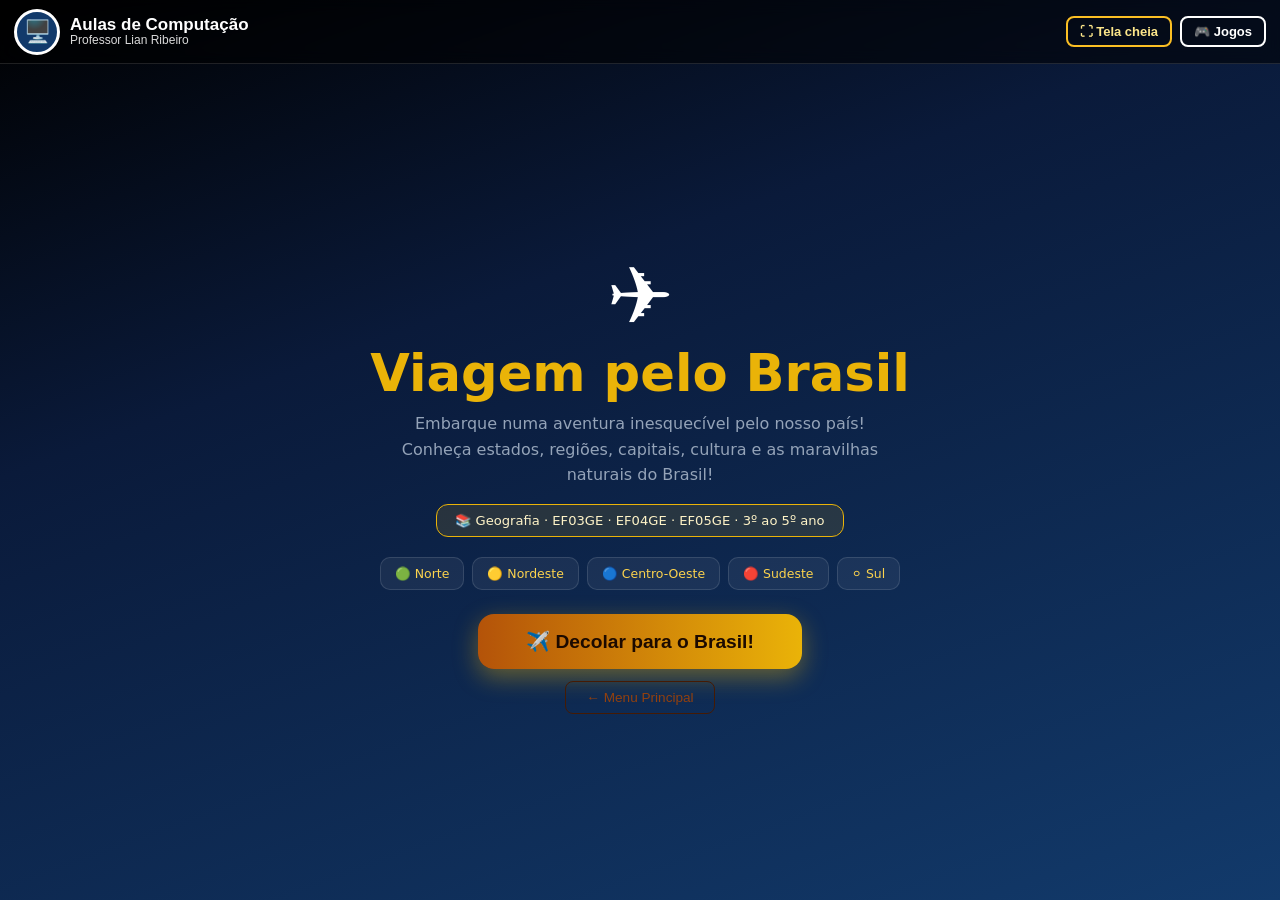
<file: games/geografia.html>
<!DOCTYPE html>
<html lang="pt-BR">
<head>
<meta charset="UTF-8">
<meta name="viewport" content="width=device-width, initial-scale=1.0">
<title>Viagem pelo Brasil 🗺️</title>
<link rel="stylesheet" href="../assets/lian.css">
<style>
*{margin:0;padding:0;box-sizing:border-box}
body{font-family:'Segoe UI',system-ui,sans-serif;background:#1C0A00;color:white;min-height:100vh;overflow:hidden}
body::before{content:'';position:fixed;top:0;left:0;right:0;bottom:0;
  background:radial-gradient(ellipse at 50% 30%,#2A1500 0%,#1C0A00 60%);z-index:-1}

.screen{display:none;width:100%;height:100vh;flex-direction:column;align-items:center;justify-content:center;padding:20px}
.screen.active{display:flex}

/* INTRO */
#intro{text-align:center}
.plane{font-size:5rem;animation:fly 3s ease-in-out infinite}
@keyframes fly{0%{transform:translateX(-10px) rotate(-5deg)}50%{transform:translateX(10px) rotate(5deg)}100%{transform:translateX(-10px) rotate(-5deg)}}
.intro-title{font-size:clamp(2rem,5vw,3.2rem);font-weight:900;color:#EAB308;margin-bottom:8px}
.intro-sub{color:#94A3B8;font-size:1rem;max-width:480px;margin:0 auto 16px;line-height:1.6}
.bncc{background:rgba(234,179,8,.12);border:1px solid #EAB308;padding:8px 18px;
      border-radius:12px;color:#FEF3C7;font-size:.82rem;margin-bottom:20px;display:inline-block}
.regions{display:flex;gap:8px;margin-bottom:24px;flex-wrap:wrap;justify-content:center}
.region-chip{background:rgba(255,255,255,.06);border:1px solid rgba(255,255,255,.12);
             padding:8px 14px;border-radius:10px;font-size:.78rem;color:#FCD34D;display:flex;align-items:center;gap:5px}
.btn-start{background:linear-gradient(90deg,#B45309,#EAB308);border:none;color:#1C0A00;
           padding:16px 48px;border-radius:16px;font-size:1.2rem;font-weight:800;cursor:pointer;
           transition:all .2s;box-shadow:0 8px 24px rgba(234,179,8,.4)}
.btn-start:hover{transform:scale(1.05) translateY(-2px)}
.btn-back{background:none;border:1px solid #451A03;color:#92400E;padding:8px 20px;
          border-radius:8px;cursor:pointer;font-size:.85rem;margin-top:12px;transition:all .2s}
.btn-back:hover{border-color:#EAB308;color:#FCD34D}

/* HUD */
.hud{position:absolute;top:0;left:0;right:0;display:flex;align-items:center;
     justify-content:space-between;padding:12px 20px;background:rgba(0,0,0,.55);
     backdrop-filter:blur(8px);z-index:10;gap:8px;flex-wrap:wrap}
.hud-item{display:flex;flex-direction:column;align-items:center;min-width:55px}
.hud-label{font-size:.62rem;color:#64748B;text-transform:uppercase;letter-spacing:1px}
.hud-val{font-size:1.1rem;font-weight:800}
.sv{color:#EAB308}.lv{color:#EF4444;font-size:1.3rem}.pv{color:#FCD34D}.stv{color:#F59E0B}
.timer-wrap{position:relative;width:52px;height:52px}
.timer-svg{transform:rotate(-90deg)}
.t-bg{fill:none;stroke:#451A03;stroke-width:4}
.t-arc{fill:none;stroke:#EAB308;stroke-width:4;stroke-linecap:round;
       stroke-dasharray:138;stroke-dashoffset:0;transition:stroke-dashoffset .1s}
.t-txt{position:absolute;top:50%;left:50%;transform:translate(-50%,-50%);font-size:1rem;font-weight:800;color:white}
.progress-bar{position:absolute;top:68px;left:0;right:0;height:4px;background:#451A03;z-index:10}
.progress-fill{height:100%;background:linear-gradient(90deg,#B45309,#EAB308,#FCD34D);transition:width .5s ease;border-radius:2px}

/* GAME */
#game{position:relative;padding:0}
.game-area{flex:1;display:flex;flex-direction:column;align-items:center;justify-content:center;
           padding:80px 20px 20px;gap:18px;position:relative;z-index:1}
.phase-badge{background:rgba(234,179,8,.1);border:1px solid rgba(234,179,8,.25);
             padding:6px 18px;border-radius:20px;color:#FCD34D;font-size:.85rem;font-weight:600}

.q-card{background:rgba(255,255,255,.04);border:2px solid rgba(234,179,8,.2);
        border-radius:24px;padding:24px 34px;text-align:center;backdrop-filter:blur(10px);
        animation:card-in .4s ease;max-width:560px;width:100%}
@keyframes card-in{from{opacity:0;transform:scale(.85) translateY(20px)}to{opacity:1;transform:scale(1) translateY(0)}}
.q-emoji{font-size:3rem;margin-bottom:8px;display:block}
.q-tag{font-size:.72rem;color:#B45309;text-transform:uppercase;letter-spacing:1px;margin-bottom:6px}
.q-text{font-size:clamp(.95rem,2.3vw,1.2rem);font-weight:700;line-height:1.5;margin-bottom:4px}
.fun-fact{background:rgba(234,179,8,.08);border-left:3px solid #EAB308;
           padding:8px 12px;border-radius:0 8px 8px 0;color:#FEF3C7;font-size:.78rem;
           text-align:left;margin-top:6px;line-height:1.4;display:none}

.opts-col{display:flex;flex-direction:column;gap:9px;max-width:520px;width:100%}
.opt-btn{background:rgba(255,255,255,.05);border:2px solid rgba(255,255,255,.1);
         border-radius:14px;padding:13px 18px;font-size:.95rem;font-weight:600;color:white;
         cursor:pointer;transition:all .2s;text-align:left;display:flex;align-items:center;gap:10px}
.opt-btn:hover:not(:disabled){background:rgba(234,179,8,.12);border-color:#EAB308}
.opt-btn.correct{background:rgba(34,197,94,.18)!important;border-color:#22C55E!important;color:#22C55E!important}
.opt-btn.wrong{background:rgba(239,68,68,.15)!important;border-color:#EF4444!important;color:#EF4444!important}
.opt-btn:disabled{cursor:default}
.opt-letter{background:rgba(255,255,255,.08);width:28px;height:28px;border-radius:8px;
            display:flex;align-items:center;justify-content:center;font-size:.78rem;font-weight:800;flex-shrink:0}

/* Feedback */
.feedback{position:absolute;top:0;left:0;right:0;bottom:0;display:none;
          flex-direction:column;align-items:center;justify-content:center;
          z-index:20;background:rgba(0,0,0,.78);backdrop-filter:blur(4px)}
.feedback.active{display:flex}
.fb-icon{font-size:5rem;animation:pop .4s ease}
@keyframes pop{from{transform:scale(0)}to{transform:scale(1)}}
.fb-title{font-size:2rem;font-weight:900;margin:10px 0}
.fb-correct{color:#22C55E}.fb-wrong{color:#EF4444}
.fb-pts{color:#F59E0B;font-size:1.1rem;font-weight:700}
.fb-exp{background:rgba(255,255,255,.06);border:1px solid rgba(234,179,8,.2);
        padding:14px 22px;border-radius:14px;color:#CBD5E1;font-size:.9rem;
        max-width:440px;text-align:center;line-height:1.6;margin:8px 20px}
.btn-next{background:#EAB308;border:none;color:#1C0A00;padding:12px 36px;border-radius:12px;
          font-size:1rem;font-weight:800;cursor:pointer;margin-top:12px;transition:all .2s}
.btn-next:hover{transform:scale(1.05)}

/* Phase trans */
#phase-trans{position:fixed;top:0;left:0;right:0;bottom:0;background:#1C0A00;display:none;
             flex-direction:column;align-items:center;justify-content:center;z-index:100;text-align:center}
#phase-trans.active{display:flex}
.pt-emoji{font-size:5rem;animation:fly 2s ease-in-out infinite;margin-bottom:16px}
.pt-title{font-size:2.5rem;font-weight:900;color:#EAB308}
.pt-sub{color:#94A3B8;margin-top:8px}
.pt-score{font-size:1.5rem;font-weight:700;color:#F59E0B;margin-top:14px}

/* RESULTS */
#results{text-align:center}
.res-icon{font-size:5rem;animation:fly 2s ease-in-out infinite}
.res-title{font-size:2.5rem;font-weight:900;margin:16px 0 6px}
.res-score{font-size:4rem;font-weight:900;color:#EAB308}
.res-lbl{color:#64748B;font-size:.9rem}
.res-stats{display:grid;grid-template-columns:repeat(3,1fr);gap:12px;margin:24px auto;max-width:380px}
.rs{background:rgba(255,255,255,.05);border:1px solid rgba(255,255,255,.1);padding:14px;border-radius:14px}
.rs-num{font-size:1.8rem;font-weight:800;color:#FCD34D}
.rs-lbl{font-size:.7rem;color:#64748B;text-transform:uppercase;margin-top:4px}
.btn-row{display:flex;gap:12px;justify-content:center;flex-wrap:wrap;margin-top:16px}
.btn-p{background:#EAB308;border:none;color:#1C0A00;padding:14px 32px;border-radius:14px;font-size:1rem;font-weight:800;cursor:pointer;transition:all .2s}
.btn-p:hover{transform:scale(1.05)}
.btn-s{background:none;border:1px solid #451A03;color:#94A3B8;padding:14px 32px;border-radius:14px;font-size:1rem;cursor:pointer;transition:all .2s;text-decoration:none;display:inline-block}
.btn-s:hover{border-color:#EAB308;color:white}
</style>
</head>
<body data-lian-fullscreen data-lian-transparent>
<script src="../assets/lian.js"></script>

<!-- INTRO -->
<div class="screen active" id="intro">
  <div class="plane">✈️</div>
  <div class="intro-title">Viagem pelo Brasil</div>
  <div class="intro-sub">Embarque numa aventura inesquecível pelo nosso país! Conheça estados, regiões, capitais, cultura e as maravilhas naturais do Brasil!</div>
  <div class="bncc">📚 Geografia · EF03GE · EF04GE · EF05GE · 3º ao 5º ano</div>
  <div class="regions">
    <div class="region-chip">🟢 Norte</div>
    <div class="region-chip">🟡 Nordeste</div>
    <div class="region-chip">🔵 Centro-Oeste</div>
    <div class="region-chip">🔴 Sudeste</div>
    <div class="region-chip">⚪ Sul</div>
  </div>
  <button class="btn-start" onclick="startGame()">✈️ Decolar para o Brasil!</button>
  <a href="../index.html" style="text-decoration:none"><button class="btn-back">← Menu Principal</button></a>
</div>

<!-- GAME -->
<div class="screen" id="game" style="position:relative">
  <div class="hud">
    <div class="hud-item"><span class="hud-label">Pontos</span><span class="hud-val sv" id="scoreD">0</span></div>
    <div class="hud-item"><span class="hud-label">Vidas</span><span class="hud-val lv" id="livesD">❤❤❤</span></div>
    <div class="timer-wrap">
      <svg class="timer-svg" width="52" height="52" viewBox="0 0 52 52">
        <circle class="t-bg" cx="26" cy="26" r="22"/>
        <circle class="t-arc" id="tArc" cx="26" cy="26" r="22"/>
      </svg>
      <div class="t-txt" id="tTxt">15</div>
    </div>
    <div class="hud-item"><span class="hud-label">Parada</span><span class="hud-val pv" id="phaseD">1/3</span></div>
    <div class="hud-item"><span class="hud-label">Streak</span><span class="hud-val stv" id="streakD">🔥0</span></div>
  </div>
  <div class="progress-bar"><div class="progress-fill" id="progFill" style="width:0%"></div></div>

  <div class="game-area">
    <div class="phase-badge" id="phaseBadge">Parada 1 — Regiões e Estados do Brasil</div>
    <div class="q-card" id="qCard">
      <span class="q-emoji" id="qEmoji">🗺️</span>
      <div class="q-tag" id="qTag">Regiões</div>
      <div class="q-text" id="qText">Quantas regiões tem o Brasil?</div>
      <div class="fun-fact" id="funFact"></div>
    </div>
    <div class="opts-col" id="optsCol"></div>
  </div>

  <div class="feedback" id="feedback">
    <div class="fb-icon" id="fbI">✅</div>
    <div class="fb-title" id="fbT">CORRETO!</div>
    <div class="fb-pts" id="fbP"></div>
    <div class="fb-exp" id="fbE"></div>
    <button class="btn-next" onclick="nextQ()">Próxima Parada →</button>
  </div>
</div>

<!-- PHASE TRANSITION -->
<div id="phase-trans">
  <div class="pt-emoji" id="ptE">✈️</div>
  <div class="pt-title" id="ptT">Parada Completa!</div>
  <div class="pt-sub" id="ptS">Próxima parada da viagem!</div>
  <div class="pt-score" id="ptSc"></div>
</div>

<!-- RESULTS -->
<div class="screen" id="results">
  <div class="res-icon">🗺️</div>
  <div class="res-title" id="resT">Explorador do Brasil!</div>
  <div class="res-score" id="resSc">0</div>
  <div class="res-lbl">pontos</div>
  <div class="res-stats">
    <div class="rs"><div class="rs-num" id="resC">0</div><div class="rs-lbl">Acertos</div></div>
    <div class="rs"><div class="rs-num" id="resW">0</div><div class="rs-lbl">Erros</div></div>
    <div class="rs"><div class="rs-num" id="resMx">0</div><div class="rs-lbl">Maior Seq.</div></div>
  </div>
  <div class="btn-row">
    <button class="btn-p" onclick="startGame()">🔄 Jogar Novamente</button>
    <a href="../index.html" class="btn-s">🏠 Menu Principal</a>
  </div>
</div>

<script>
const PHASES = [
  {
    name:"Parada 1 — Regiões e Estados do Brasil",
    badge:"Parada 1 — Regiões e Estados 🗺️",
    time:15,
    qs:[
      { emoji:"🗺️", tag:"Regiões", text:"Em quantas regiões o Brasil está dividido?",
        opts:["A) 3 regiões","B) 4 regiões","C) 5 regiões","D) 6 regiões"], ans:2,
        exp:"O Brasil tem 5 regiões: Norte, Nordeste, Centro-Oeste, Sudeste e Sul. Cada região tem características geográficas, climáticas e culturais próprias!" },
      { emoji:"🌿", tag:"Maior Estado", text:"Qual é o maior estado do Brasil em área?",
        opts:["A) Minas Gerais","B) Mato Grosso","C) Pará","D) Amazonas"], ans:3,
        exp:"Amazonas é o maior estado do Brasil, com mais de 1,5 milhão de km²! Praticamente do tamanho de toda a Europa Ocidental. Abriga a maior floresta tropical do mundo." },
      { emoji:"🏙️", tag:"Capital", text:"Qual é a capital do Brasil?",
        opts:["A) São Paulo","B) Rio de Janeiro","C) Belo Horizonte","D) Brasília"], ans:3,
        exp:"Brasília é a capital desde 1960, quando foi construída do zero no Planalto Central! Antes era Rio de Janeiro. Brasília foi planejada pelo urbanista Lúcio Costa e pelo arquiteto Oscar Niemeyer." },
      { emoji:"🌊", tag:"Nordeste", text:"Qual capital do Nordeste está mais ao leste, na 'saliência' do Brasil?",
        opts:["A) Fortaleza","B) Recife","C) Natal","D) João Pessoa"], ans:3,
        exp:"João Pessoa (PB) é a cidade mais oriental do Brasil! Fica tão a leste que é a primeira capital a ver o sol nascer. Recife é a mais populosa do Nordeste." },
      { emoji:"🏔️", tag:"Sul", text:"Qual estado do Sul faz fronteira com Argentina e Uruguai?",
        opts:["A) Santa Catarina","B) Paraná","C) Rio Grande do Sul","D) Mato Grosso do Sul"], ans:2,
        exp:"O Rio Grande do Sul faz fronteira com Argentina (oeste) e Uruguai (sul). É o estado mais ao sul do Brasil, com influência gaúcha, italiana e alemã em sua cultura." },
      { emoji:"🎭", tag:"Sudeste", text:"Quantos estados tem a Região Sudeste?",
        opts:["A) 2 estados","B) 3 estados","C) 4 estados","D) 5 estados"], ans:2,
        exp:"O Sudeste tem 4 estados: São Paulo, Rio de Janeiro, Minas Gerais e Espírito Santo. É a região mais populosa e economicamente mais desenvolvida do Brasil." },
      { emoji:"🌵", tag:"Nordeste", text:"O bioma exclusivo do Nordeste brasileiro é:",
        opts:["A) Cerrado","B) Pampa","C) Caatinga","D) Pantanal"], ans:2,
        exp:"A Caatinga é um bioma exclusivamente brasileiro! Só existe no Nordeste. Tem vegetação adaptada à seca: cactus, mandacaru, árvores que perdem as folhas no período seco." },
      { emoji:"🌊", tag:"Norte", text:"O Rio Amazonas deságua em qual estado?",
        opts:["A) Amazonas","B) Pará","C) Amapá","D) Maranhão"], ans:1,
        exp:"O Rio Amazonas deságua no Pará, na cidade de Marajó! É o maior rio do mundo em volume de água. Na foz, a largura pode chegar a 50km durante as cheias!" },
      { emoji:"🏛️", tag:"Centro-Oeste", text:"Qual estado do Centro-Oeste tem o Pantanal?",
        opts:["A) Goiás","B) Mato Grosso do Sul (e MS/MT)","C) Tocantins","D) Distrito Federal"], ans:1,
        exp:"O Pantanal fica principalmente no Mato Grosso do Sul e Mato Grosso! É a maior planície alagável do mundo, com uma biodiversidade incrível: onças, tuiuiús, jacarés." },
      { emoji:"🌿", tag:"Menor Estado", text:"Qual é o menor estado do Brasil em área?",
        opts:["A) Sergipe","B) Alagoas","C) Rio de Janeiro","D) Espírito Santo"], ans:0,
        exp:"Sergipe é o menor estado do Brasil! Tem apenas 21.910 km² — cabem mais de 70 Sergipes dentro do Amazonas. Fica no Nordeste, entre Bahia e Alagoas." },
      { emoji:"🏙️", tag:"Maior Cidade", text:"Qual é a cidade mais populosa do Brasil?",
        opts:["A) Rio de Janeiro","B) Brasília","C) São Paulo","D) Salvador"], ans:2,
        exp:"São Paulo tem mais de 12 milhões de habitantes (Grande SP: ~22 milhões)! É a maior cidade da América do Sul e uma das maiores metrópoles do mundo." },
      { emoji:"🌊", tag:"Litoral", text:"Qual região do Brasil tem o maior litoral?",
        opts:["A) Norte","B) Nordeste","C) Sudeste","D) Sul"], ans:1,
        exp:"O Nordeste tem o maior litoral do Brasil, com mais de 3.300 km de praias! Seguido pelo Norte (Pará/Amapá). O litoral total do Brasil tem cerca de 7.491 km!" },
      { emoji:"🌿", tag:"Biomas", text:"Qual é o maior bioma do Brasil?",
        opts:["A) Cerrado","B) Caatinga","C) Mata Atlântica","D) Amazônia"], ans:3,
        exp:"A Amazônia cobre ~49% do território brasileiro! É o maior bioma do país e a maior floresta tropical do mundo. Abriga 10% de todas as espécies do planeta." },
      { emoji:"🏔️", tag:"Montanhas", text:"O ponto mais alto do Brasil é o Pico da Neblina, em qual estado?",
        opts:["A) Pará","B) Roraima","C) Amazonas","D) Acre"], ans:2,
        exp:"O Pico da Neblina fica no Amazonas, na fronteira com a Venezuela! Tem 2.994 metros de altitude. Fica tão isolado na floresta que só foi descoberto em 1953!" },
      { emoji:"🌊", tag:"Hidrografia", text:"O Rio São Francisco é chamado de 'o rio da integração nacional'. Por que?",
        opts:["A) É o mais longo do Brasil","B) É o mais largo","C) Percorre vários estados do semiárido","D) Passa por Brasília"], ans:2,
        exp:"O São Francisco nasce em MG e passa por BA, SE, AL e PE — integrando regiões diferentes! É fundamental para o abastecimento de água no sertão nordestino. Conhecida como 'Velho Chico'." },
    ]
  },
  {
    name:"Parada 2 — Cultura, Povos e Tradições",
    badge:"Parada 2 — Cultura e Povos 🎭",
    time:13,
    qs:[
      { emoji:"🎭", tag:"Carnaval", text:"O Carnaval é uma festa típica do Brasil. Qual é a origem da palavra 'carnaval'?",
        opts:["A) Do tupi 'kara-naval'","B) Do latim 'carne vale' (adeus à carne)","C) Do italiano 'carnevale' (campo)","D) Do francês 'carnaval' (dança)"], ans:1,
        exp:"'Carne vale' em latim significa 'adeus à carne'! O Carnaval era uma festa antes da Quaresma (período de jejum). Com o tempo, virou a grande festa popular que conhecemos!" },
      { emoji:"🥁", tag:"Música", text:"O samba é um ritmo musical brasileiro que surgiu principalmente em:",
        opts:["A) São Paulo, com imigrantes italianos","B) Rio de Janeiro, com influência africana","C) Bahia, com indígenas","D) Rio Grande do Sul, com gaúchos"], ans:1,
        exp:"O samba surgiu no Rio de Janeiro no início do século XX, com forte influência da cultura africana (trazida pelos escravos). Raízes no Candomblé baiano também contribuíram." },
      { emoji:"🎸", tag:"Música Regional", text:"O forró é um ritmo típico de qual região?",
        opts:["A) Norte","B) Sudeste","C) Nordeste","D) Sul"], ans:2,
        exp:"Forró é o ritmo do coração nordestino! Instrumentos clássicos: sanfona (acordeão), zabumba e triângulo. Luiz Gonzaga, o 'Rei do Baião', foi um dos maiores divulgadores!" },
      { emoji:"👘", tag:"Culturas Imigrantes", text:"Qual estado tem a maior influência da cultura japonesa no Brasil?",
        opts:["A) Rio de Janeiro","B) Paraná","C) São Paulo","D) Mato Grosso do Sul"], ans:2,
        exp:"São Paulo tem a maior colônia japonesa fora do Japão! O bairro da Liberdade em SP é famoso por sua cultura asiática. Japoneses chegaram ao Brasil em 1908 para trabalhar no café." },
      { emoji:"🎪", tag:"Festas", text:"A Festa Junina é celebrada em qual mês?",
        opts:["A) Maio","B) Junho","C) Julho","D) Agosto"], ans:1,
        exp:"Festa Junina é em JUNHO! O nome vem de 'junho'. É uma festa típica do Nordeste que celebra santos católicos (Santo Antônio, São João, São Pedro) com quadrilha, forró e comidas típicas." },
      { emoji:"🌊", tag:"Cultura Afro", text:"A capoeira é uma arte marcial brasileira de origem:",
        opts:["A) Europeia (Portugal)","B) Indígena tupi","C) Africana (escravizados)","D) Asiática (japonesa)"], ans:2,
        exp:"A capoeira foi criada por africanos escravizados no Brasil! Eles disfarçavam a luta como dança para não ser proibida. É Patrimônio Imaterial da UNESCO desde 2014!" },
      { emoji:"🍲", tag:"Culinária", text:"A feijoada é considerada o prato nacional do Brasil. É feita principalmente com:",
        opts:["A) Arroz e frango","B) Feijão preto e carnes","C) Mandioca e peixe","D) Milho e porco"], ans:1,
        exp:"Feijoada = feijão preto + carnes variadas (linguiça, costelinha, paio, carne seca). Servida com arroz, couve, farofa e laranja. Tem raízes na culinária africana dos escravizados." },
      { emoji:"🌿", tag:"Povos Indígenas", text:"Qual idioma é falado pelos indígenas brasileiros mais numerosos hoje?",
        opts:["A) Guarani","B) Tupi","C) Yanomami","D) São vários idiomas diferentes"], ans:3,
        exp:"O Brasil tem mais de 300 línguas indígenas! Os indígenas não falam um único idioma. Existem mais de 300 etnias com línguas distintas. Guarani e Tupi são as mais conhecidas historicamente." },
      { emoji:"🏖️", tag:"Turismo", text:"As Cataratas do Iguaçu ficam em qual estado?",
        opts:["A) Santa Catarina","B) Rio Grande do Sul","C) Paraná","D) Mato Grosso do Sul"], ans:2,
        exp:"As Cataratas do Iguaçu ficam no Paraná, na fronteira com a Argentina! São uma das 7 Maravilhas Naturais do mundo. Têm mais de 270 quedas d'água diferentes!" },
      { emoji:"📿", tag:"Artesanato", text:"O artesanato de renda é mais tradicional em qual região?",
        opts:["A) Norte","B) Centro-Oeste","C) Sul","D) Nordeste"], ans:3,
        exp:"A renda é uma das mais belas artes do Nordeste! As rendeiras usam bilros (palitinhos) para trançar fios e criar padrões delicados. Ceará e Alagoas são os mais conhecidos." },
      { emoji:"⚽", tag:"Esporte", text:"O Brasil foi pentacampeão mundial de futebol. Em qual cidade fica o Maracanã?",
        opts:["A) São Paulo","B) Rio de Janeiro","C) Belo Horizonte","D) Brasília"], ans:1,
        exp:"O Maracanã fica no Rio de Janeiro! É um dos estádios mais famosos do mundo, inaugurado para a Copa de 1950. Já recebeu mais de 200.000 torcedores numa única partida!" },
      { emoji:"🎨", tag:"Arte", text:"Portinari e Cândido Portinari são famosos artistas brasileiros. Portinari era:",
        opts:["A) Músico","B) Escultor","C) Pintor","D) Poeta"], ans:2,
        exp:"Cândido Portinari foi um dos maiores pintores do Brasil! Nasceu em São Paulo, filho de imigrantes italianos. Seu quadro 'Café' é um dos mais famosos da arte brasileira." },
      { emoji:"🏺", tag:"Cultura Indígena", text:"A Aldeia Indígena do Xingu fica em qual estado?",
        opts:["A) Amazonas","B) Pará","C) Mato Grosso","D) Roraima"], ans:2,
        exp:"O Parque Indígena do Xingu fica no Mato Grosso! É um dos maiores parques indígenas do mundo, criado em 1961. Abriga dezenas de etnias que mantêm suas tradições." },
      { emoji:"🌈", tag:"Diversidade", text:"Qual fato torna o Brasil um país de grande diversidade cultural?",
        opts:["A) Só tem uma religião","B) Todos falam a mesma língua","C) É formado por indígenas, europeus, africanos e imigrantes","D) Tem um único tipo de clima"], ans:2,
        exp:"O Brasil é um caldeirão cultural! Mistura: indígenas (primeiros habitantes), europeus (Portugal, Itália, Alemanha...), africanos (diáspora escravizada) e imigrantes (Japão, Síria...). É a nossa riqueza!" },
      { emoji:"🏗️", tag:"Arquitetura", text:"Oscar Niemeyer, famoso arquiteto brasileiro, projetou qual capital?",
        opts:["A) São Paulo","B) Brasília","C) Belo Horizonte","D) Goiânia"], ans:1,
        exp:"Oscar Niemeyer projetou os principais edifícios de Brasília: Congresso Nacional, Palácio da Alvorada, Palácio do Planalto e a Catedral! Brasília é Patrimônio Mundial da UNESCO." },
    ]
  },
  {
    name:"Parada 3 — Economia, Natureza e Atualidades",
    badge:"Parada 3 — Economia e Meio Ambiente 🌎",
    time:11,
    qs:[
      { emoji:"🌎", tag:"Localização", text:"O Brasil está localizado em qual continente?",
        opts:["A) África","B) América do Norte","C) América do Sul","D) América Central"], ans:2,
        exp:"O Brasil fica na América do Sul! É o maior país da América do Sul e o 5º maior do mundo em área (8,5 milhões de km²). Faz fronteira com quase todos os países sul-americanos." },
      { emoji:"☀️", tag:"Clima", text:"Qual tipo de clima predomina na maior parte do Brasil?",
        opts:["A) Polar","B) Desértico","C) Tropical","D) Temperado"], ans:2,
        exp:"O Brasil é predominantemente tropical! Temperaturas altas e chuvas bem distribuídas. O Sul tem clima subtropical (mais frio). O Nordeste tem semiárido (pouca chuva)." },
      { emoji:"🚜", tag:"Agronegócio", text:"O Brasil é um dos maiores produtores mundiais de:",
        opts:["A) Trigo e centeio","B) Soja e café","C) Arroz e batata","D) Maçã e uva"], ans:1,
        exp:"O Brasil é o maior exportador mundial de soja, café, açúcar e frango! O agronegócio representa ~25% do PIB brasileiro. O Brasil alimenta boa parte do mundo!" },
      { emoji:"⚡", tag:"Energia", text:"A maior usina hidrelétrica do Brasil (em geração) é:",
        opts:["A) Belo Monte","B) Itaipu","C) Tucuruí","D) Paulo Afonso"], ans:1,
        exp:"Itaipu fica no Paraná, na fronteira com o Paraguai! É a maior produtora de energia limpa do mundo, gerando ~15% da eletricidade do Brasil e ~90% do Paraguai." },
      { emoji:"🌿", tag:"Desmatamento", text:"O desmatamento na Amazônia é um problema porque:",
        opts:["A) Destrói apenas madeira","B) Não tem grandes impactos","C) Aumenta CO₂, destrói biodiversidade e afeta o clima","D) Só afeta animais selvagens"], ans:2,
        exp:"O desmatamento provoca: aumento do CO₂ (efeito estufa), extinção de espécies, alteração do ciclo da água, impactos no clima regional e global. A Amazônia é o 'pulmão do mundo'!" },
      { emoji:"🌊", tag:"Amazônia", text:"Qual porcentagem da água doce superficial do mundo fica na Amazônia?",
        opts:["A) 5%","B) 10%","C) 20%","D) 35%"], ans:2,
        exp:"20% de toda a água doce superficial do planeta fica na bacia amazônica! O Rio Amazonas sozinho lança 20% de toda a água doce que vai para os oceanos. Um tesouro inestimável!" },
      { emoji:"🛢️", tag:"Petróleo", text:"O Brasil descobriu grandes reservas de petróleo chamadas de:",
        opts:["A) Pré-sal","B) Pós-sal","C) Terra firme","D) Petróleo azul"], ans:0,
        exp:"O pré-sal são reservas de petróleo abaixo de uma camada de sal no fundo do oceano! Descoberto em 2006, tornou o Brasil um dos maiores produtores de petróleo do mundo." },
      { emoji:"🌡️", tag:"Mudanças Climáticas", text:"O que é o 'efeito estufa' intensificado?",
        opts:["A) Plantação em estufas de vidro","B) Acúmulo de gases que retêm calor na atmosfera","C) Ventos quentes do deserto","D) Temperatura do mar subindo naturalmente"], ans:1,
        exp:"O efeito estufa natural é necessário para a vida. Mas a queima de combustíveis fósseis aumenta CO₂ e outros gases, retendo MAIS calor. Resultado: aquecimento global e mudanças climáticas." },
      { emoji:"🏭", tag:"Indústria", text:"Qual é o maior polo industrial do Brasil?",
        opts:["A) Rio de Janeiro","B) Belo Horizonte","C) Grande São Paulo / ABC Paulista","D) Manaus"], ans:2,
        exp:"O Grande São Paulo e o ABC Paulista (Santo André, São Bernardo, São Caetano) formam o maior polo industrial da América Latina! Automóveis, metalurgia, química e tecnologia." },
      { emoji:"🌿", tag:"Preservação", text:"O que são Unidades de Conservação (UCs)?",
        opts:["A) Fábricas ecológicas","B) Áreas protegidas por lei para conservar a natureza","C) Cidades sustentáveis","D) Fazendas orgânicas"], ans:1,
        exp:"Unidades de Conservação são áreas protegidas por lei! Incluem Parques Nacionais, Reservas Biológicas e APA (Áreas de Proteção Ambiental). O Brasil tem mais de 1.500 UCs!" },
      { emoji:"🚢", tag:"Exportação", text:"Pelo Porto de Santos (SP) sai a maior parte das exportações do Brasil. O que mais é exportado?",
        opts:["A) Eletrônicos e computadores","B) Armas e veículos militares","C) Produtos agrícolas como soja e açúcar","D) Roupas e calçados"], ans:2,
        exp:"O Porto de Santos é o maior da América Latina! Por ele saem principalmente soja, milho, açúcar, café e carnes. O agronegócio é o motor das exportações brasileiras." },
      { emoji:"👶", tag:"Demografía", text:"Qual região do Brasil tem a maior população?",
        opts:["A) Norte","B) Nordeste","C) Centro-Oeste","D) Sudeste"], ans:3,
        exp:"O Sudeste tem ~42% da população brasileira! SP, RJ, MG e ES concentram mais de 85 milhões de pessoas. É o maior polo econômico, com mais indústrias e serviços." },
      { emoji:"🌱", tag:"Sustentabilidade", text:"O que é desenvolvimento sustentável?",
        opts:["A) Desenvolver sem se importar com o ambiente","B) Parar todo desenvolvimento para preservar","C) Crescer economicamente sem destruir os recursos naturais","D) Só usar energia eólica"], ans:2,
        exp:"Desenvolvimento sustentável = satisfazer as necessidades do presente SEM comprometer as gerações futuras! Crescer economicamente, mas preservando recursos naturais e o meio ambiente." },
      { emoji:"☀️", tag:"Energia Renovável", text:"Qual fonte de energia renovável o Brasil mais usa?",
        opts:["A) Solar","B) Eólica (vento)","C) Hidroelétrica (água)","D) Nuclear"], ans:2,
        exp:"O Brasil gera ~65% de sua eletricidade em usinas hidroelétricas! Aproveitamos os rios caudalosos (Paraná, Tocantins, São Francisco). Hoje também crescem a solar e a eólica." },
      { emoji:"🌍", tag:"Posição no Mundo", text:"Em área, o Brasil é o ___ maior país do mundo:",
        opts:["A) 3º","B) 4º","C) 5º","D) 6º"], ans:2,
        exp:"O Brasil é o 5º maior país do mundo em área (8,5 milhões de km²)! Maiores: Rússia, Canadá, EUA, China. O Brasil é maior que toda a Europa! É o maior da América Latina." },
    ]
  }
];

let st={phase:0,qIdx:0,score:0,lives:3,streak:0,maxStreak:0,correct:0,wrong:0,timerInt:null,timeLeft:15};

function showScreen(id){
  document.querySelectorAll('.screen').forEach(s=>s.classList.remove('active'));
  document.getElementById(id).classList.add('active');
}

function startGame(){
  st={phase:0,qIdx:0,score:0,lives:3,streak:0,maxStreak:0,correct:0,wrong:0,timerInt:null,timeLeft:15};
  showScreen('game'); loadQ();
}

function loadQ(){
  const ph=PHASES[st.phase], q=ph.qs[st.qIdx];
  document.getElementById('phaseBadge').textContent=ph.badge;
  document.getElementById('qEmoji').textContent=q.emoji;
  document.getElementById('qTag').textContent=q.tag;
  document.getElementById('qText').textContent=q.text;

  const col=document.getElementById('optsCol');
  col.innerHTML='';
  const letters=['A','B','C','D'];
  q.opts.forEach((o,i)=>{
    const btn=document.createElement('button');
    btn.className='opt-btn';
    btn.innerHTML=`<span class="opt-letter">${letters[i]}</span>${o.replace(/^[ABCD]\) /,'')}`;
    btn.onclick=()=>pick(i,btn);
    col.appendChild(btn);
  });

  const card=document.getElementById('qCard');
  card.style.animation='none'; card.offsetHeight; card.style.animation='card-in .4s ease';
  updateHUD(); startTimer(ph.time);
}

function updateHUD(){
  document.getElementById('scoreD').textContent=st.score;
  document.getElementById('livesD').textContent='❤'.repeat(st.lives)+'🖤'.repeat(3-st.lives);
  document.getElementById('phaseD').textContent=`${st.phase+1}/3`;
  document.getElementById('streakD').textContent=`🔥${st.streak}`;
  const total=PHASES.reduce((a,p)=>a+p.qs.length,0);
  const done=PHASES.slice(0,st.phase).reduce((a,p)=>a+p.qs.length,0)+st.qIdx;
  document.getElementById('progFill').style.width=`${(done/total)*100}%`;
}

function startTimer(s){
  clearInterval(st.timerInt); st.timeLeft=s; updateTimer(s,s);
  st.timerInt=setInterval(()=>{
    st.timeLeft--; updateTimer(st.timeLeft,s);
    if(st.timeLeft<=0){clearInterval(st.timerInt);timeOut();}
  },1000);
}

function updateTimer(t,max){
  document.getElementById('tTxt').textContent=t;
  const arc=document.getElementById('tArc');
  arc.style.strokeDashoffset=138*(1-t/max);
  arc.style.stroke=t<=3?'#EF4444':t<=6?'#F59E0B':'#EAB308';
  document.getElementById('tTxt').style.color=t<=3?'#EF4444':'white';
}

function timeOut(){
  const q=PHASES[st.phase].qs[st.qIdx];
  st.lives--; st.streak=0; st.wrong++;
  showFB(false,q,0,true);
}

function pick(idx,btn){
  clearInterval(st.timerInt);
  const q=PHASES[st.phase].qs[st.qIdx];
  const correct=idx===q.ans;
  document.querySelectorAll('.opt-btn').forEach((b,i)=>{
    b.disabled=true;
    if(i===q.ans) b.classList.add('correct');
    else if(i===idx&&!correct) b.classList.add('wrong');
  });
  let pts=0;
  if(correct){
    pts=10+st.timeLeft*2;
    if(st.streak>=2) pts=Math.floor(pts*(1+st.streak*.2));
    st.score+=pts; st.streak++; st.maxStreak=Math.max(st.maxStreak,st.streak); st.correct++;
  } else { st.lives--; st.streak=0; st.wrong++; }
  setTimeout(()=>showFB(correct,q,pts,false),400);
}

function showFB(correct,q,pts,timeout){
  const fb=document.getElementById('feedback');
  fb.classList.add('active');
  document.getElementById('fbI').textContent=timeout?'⏰':correct?'🗺️':'❌';
  document.getElementById('fbT').textContent=timeout?'Tempo Esgotado!':correct?'CORRETO!':'ERRADO!';
  document.getElementById('fbT').className='fb-title '+(correct?'fb-correct':'fb-wrong');
  document.getElementById('fbP').textContent=correct?`+${pts} pts! ${st.streak>1?'🔥×'+st.streak:''}`:`Resposta: ${q.opts[q.ans]}`;
  document.getElementById('fbE').textContent=q.exp;
  if(correct&&!timeout) setTimeout(()=>{ if(fb.classList.contains('active')) nextQ(); },2800);
}

function nextQ(){
  document.getElementById('feedback').classList.remove('active');
  if(st.lives<=0){showResults();return;}
  st.qIdx++;
  if(st.qIdx>=PHASES[st.phase].qs.length){
    if(st.phase<PHASES.length-1) showPT();
    else showResults();
  } else loadQ();
}

function showPT(){
  const pt=document.getElementById('phase-trans');
  pt.classList.add('active');
  const emojis=['🗺️','✈️','🌎'];
  document.getElementById('ptE').textContent=emojis[st.phase];
  document.getElementById('ptT').textContent=`Parada ${st.phase+1} Completa!`;
  document.getElementById('ptS').textContent='Próxima parada da viagem!';
  document.getElementById('ptSc').textContent=`🌟 ${st.score} pontos`;
  setTimeout(()=>{ pt.classList.remove('active'); st.phase++; st.qIdx=0; loadQ(); },2500);
}

function showResults(){
  showScreen('results');
  const pct=Math.round((st.correct/(st.correct+st.wrong||1))*100);
  let title='Explorador do Brasil! 🗺️';
  if(pct<50) title='Turista Iniciante! 📚';
  else if(pct<70) title='Viajante Curioso! ⭐';
  else if(pct<90) title='Geógrafo Expert! 🏆';
  else title='MESTRE DO BRASIL! 🌟';
  document.getElementById('resT').textContent=title;
  document.getElementById('resSc').textContent=st.score;
  document.getElementById('resC').textContent=st.correct;
  document.getElementById('resW').textContent=st.wrong;
  document.getElementById('resMx').textContent=st.maxStreak;
  localStorage.setItem('hs_geografia',st.score);
}
</script>
</body>
</html>
</file>
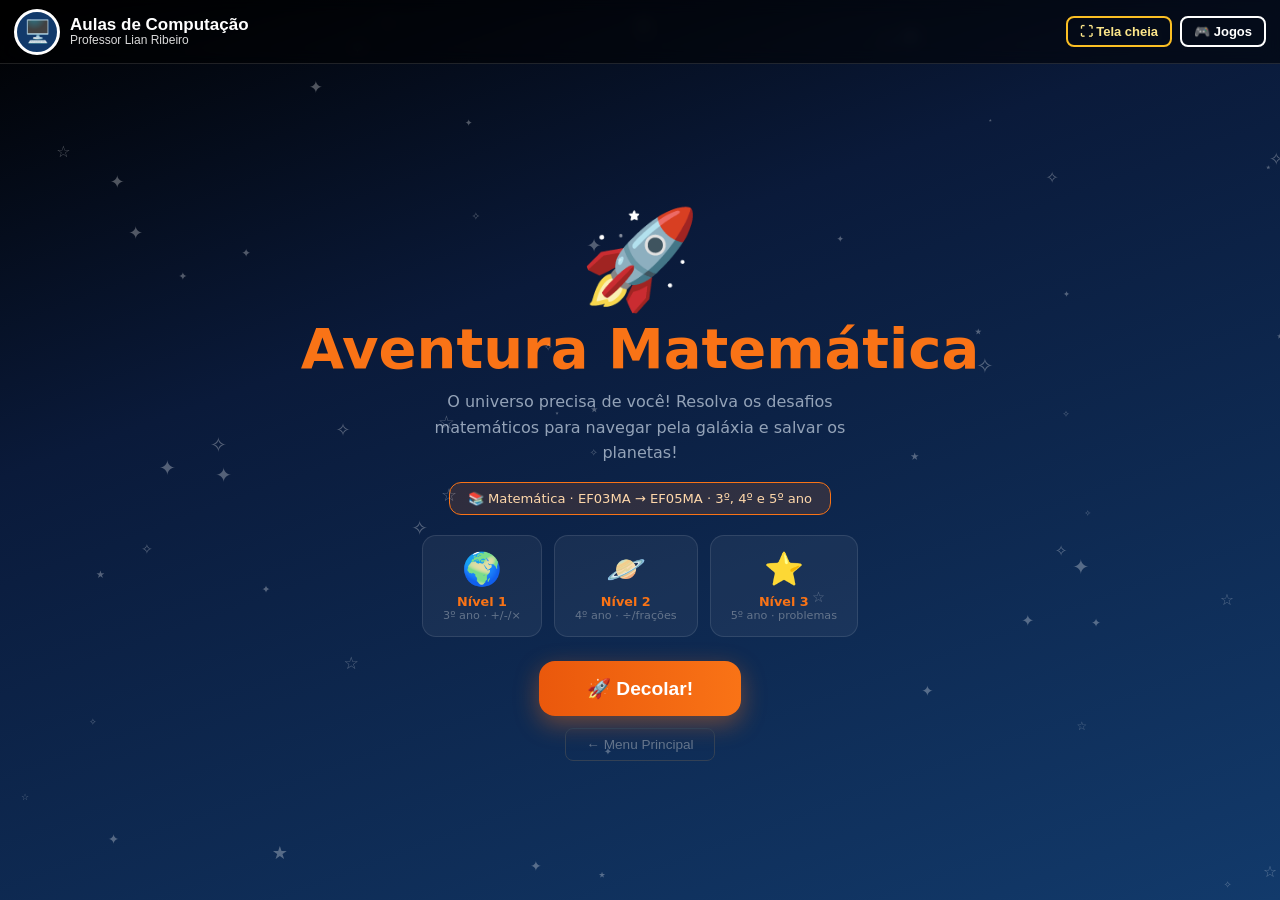
<file: games/matematica.html>
<!DOCTYPE html>
<html lang="pt-BR">
<head>
<meta charset="UTF-8">
<meta name="viewport" content="width=device-width, initial-scale=1.0">
<title>Aventura Matemática 🚀</title>
<link rel="stylesheet" href="../assets/lian.css">
<style>
*{margin:0;padding:0;box-sizing:border-box}
:root{--orange:#F97316;--dark:#0F172A;--space:#1E1B4B}
body{font-family:'Segoe UI',system-ui,sans-serif;background:var(--dark);color:white;min-height:100vh;overflow:hidden}
.screen{display:none;width:100%;height:100vh;flex-direction:column;align-items:center;justify-content:center;padding:20px}
.screen.active{display:flex}

/* Stars bg */
body::before{content:'';position:fixed;top:0;left:0;right:0;bottom:0;
  background:radial-gradient(ellipse at top,#1E1B4B 0%,#0F172A 60%);z-index:-1}

/* INTRO */
#intro{text-align:center}
.intro-rocket{font-size:6rem;animation:rocket-fly 3s ease-in-out infinite}
@keyframes rocket-fly{0%,100%{transform:translateY(0) rotate(-10deg)}50%{transform:translateY(-20px) rotate(10deg)}}
.intro-title{font-size:clamp(2rem,5vw,3.5rem);font-weight:900;color:#F97316;margin-bottom:8px}
.intro-sub{color:#94A3B8;font-size:1rem;max-width:480px;margin:0 auto 16px;line-height:1.6}
.bncc{background:rgba(249,115,22,.15);border:1px solid #F97316;padding:8px 18px;
      border-radius:12px;color:#FED7AA;font-size:.82rem;margin-bottom:20px;display:inline-block}
.levels-preview{display:flex;gap:12px;margin-bottom:24px;flex-wrap:wrap;justify-content:center}
.lv-card{background:rgba(255,255,255,.05);border:1px solid rgba(255,255,255,.1);
         padding:14px 20px;border-radius:14px;text-align:center;min-width:120px}
.lv-card .lv-emoji{font-size:2rem;display:block;margin-bottom:6px}
.lv-card .lv-name{font-size:.8rem;font-weight:600;color:#F97316}
.lv-card .lv-grade{font-size:.7rem;color:#64748B}
.btn-start{background:linear-gradient(90deg,#EA580C,#F97316);border:none;color:white;
           padding:16px 48px;border-radius:16px;font-size:1.2rem;font-weight:800;cursor:pointer;
           transition:all .2s;box-shadow:0 8px 24px rgba(249,115,22,.4)}
.btn-start:hover{transform:scale(1.05) translateY(-2px)}
.btn-back{background:none;border:1px solid #334155;color:#64748B;padding:8px 20px;
          border-radius:8px;cursor:pointer;font-size:.85rem;margin-top:12px;transition:all .2s}
.btn-back:hover{border-color:#94A3B8;color:#94A3B8}

/* HUD */
.hud{position:absolute;top:0;left:0;right:0;display:flex;align-items:center;
     justify-content:space-between;padding:12px 20px;background:rgba(0,0,0,.5);
     backdrop-filter:blur(8px);z-index:10;gap:8px;flex-wrap:wrap}
.hud-item{display:flex;flex-direction:column;align-items:center;min-width:55px}
.hud-label{font-size:.62rem;color:#64748B;text-transform:uppercase;letter-spacing:1px}
.hud-val{font-size:1.1rem;font-weight:800}
.sv{color:#F97316}.lv{color:#EF4444;font-size:1.3rem}.pv{color:#A78BFA}.stv{color:#F59E0B}
.timer-wrap{position:relative;width:52px;height:52px}
.timer-svg{transform:rotate(-90deg)}
.t-bg{fill:none;stroke:#1E293B;stroke-width:4}
.t-arc{fill:none;stroke:#F97316;stroke-width:4;stroke-linecap:round;
       stroke-dasharray:138;stroke-dashoffset:0;transition:stroke-dashoffset .1s}
.t-txt{position:absolute;top:50%;left:50%;transform:translate(-50%,-50%);
       font-size:1rem;font-weight:800;color:white}
.progress-bar{position:absolute;top:68px;left:0;right:0;height:4px;background:#1E293B;z-index:10}
.progress-fill{height:100%;background:linear-gradient(90deg,#EA580C,#F97316,#FDBA74);
               transition:width .5s ease;border-radius:2px}

/* GAME */
#game{background:transparent;position:relative;padding:0}
.game-area{flex:1;display:flex;flex-direction:column;align-items:center;
           justify-content:center;padding:80px 20px 20px;gap:20px;position:relative;z-index:1}
.level-badge{background:rgba(249,115,22,.15);border:1px solid rgba(249,115,22,.3);
             padding:6px 18px;border-radius:20px;color:#FB923C;font-size:.85rem;font-weight:600}
.question-card{background:rgba(255,255,255,.05);border:2px solid rgba(255,255,255,.1);
               border-radius:24px;padding:32px 40px;text-align:center;backdrop-filter:blur(10px);
               animation:card-in .4s ease;max-width:520px;width:100%}
@keyframes card-in{from{opacity:0;transform:scale(.85) translateY(20px)}to{opacity:1;transform:scale(1) translateY(0)}}
.q-context{font-size:.85rem;color:#64748B;margin-bottom:8px;line-height:1.5}
.q-visual{font-size:2.5rem;margin-bottom:12px}
.q-text{font-size:clamp(1.3rem,3vw,2rem);font-weight:800;margin-bottom:4px;line-height:1.3}
.q-sub{color:#94A3B8;font-size:.88rem}
.options-grid{display:grid;grid-template-columns:repeat(2,1fr);gap:12px;max-width:480px;width:100%}
.opt-btn{background:rgba(255,255,255,.06);border:2px solid rgba(255,255,255,.12);
         border-radius:16px;padding:18px;font-size:1.2rem;font-weight:700;color:white;
         cursor:pointer;transition:all .2s}
.opt-btn:hover:not(:disabled){background:rgba(249,115,22,.15);border-color:#F97316;
                               transform:scale(1.04)}
.opt-btn.correct{background:rgba(34,197,94,.2)!important;border-color:#22C55E!important;
                  color:#22C55E!important;transform:scale(1.06)}
.opt-btn.wrong{background:rgba(239,68,68,.2)!important;border-color:#EF4444!important;
               color:#EF4444!important}
.opt-btn:disabled{cursor:default}

/* Feedback */
.feedback{position:absolute;top:0;left:0;right:0;bottom:0;display:none;
          flex-direction:column;align-items:center;justify-content:center;
          z-index:20;background:rgba(0,0,0,.75);backdrop-filter:blur(4px);animation:fade-in .2s}
@keyframes fade-in{from{opacity:0}to{opacity:1}}
.feedback.active{display:flex}
.fb-icon{font-size:5rem;animation:pop .4s ease}
@keyframes pop{from{transform:scale(0)}to{transform:scale(1)}}
.fb-title{font-size:2rem;font-weight:900;margin:10px 0}
.fb-correct{color:#22C55E}.fb-wrong{color:#EF4444}
.fb-pts{color:#F59E0B;font-size:1.1rem;font-weight:700}
.fb-exp{background:rgba(255,255,255,.07);border:1px solid rgba(255,255,255,.12);
        padding:14px 22px;border-radius:14px;color:#CBD5E1;font-size:.9rem;
        max-width:420px;text-align:center;line-height:1.6;margin:8px 20px}
.btn-next{background:#F97316;border:none;color:white;padding:12px 36px;border-radius:12px;
          font-size:1rem;font-weight:700;cursor:pointer;margin-top:12px;transition:all .2s;
          box-shadow:0 4px 14px rgba(249,115,22,.4)}
.btn-next:hover{transform:scale(1.05)}

/* Phase transition */
#phase-trans{position:fixed;top:0;left:0;right:0;bottom:0;background:#0F172A;display:none;
             flex-direction:column;align-items:center;justify-content:center;z-index:100;text-align:center}
#phase-trans.active{display:flex}
.pt-emoji{font-size:5rem;animation:bounce 1s infinite;margin-bottom:16px}
@keyframes bounce{0%,100%{transform:translateY(0)}50%{transform:translateY(-15px)}}
.pt-title{font-size:2.5rem;font-weight:900;color:#F97316}
.pt-sub{color:#94A3B8;margin-top:8px;font-size:1rem}
.pt-score{font-size:1.5rem;font-weight:700;color:#F59E0B;margin-top:16px}

/* Stars decoration */
.stars-deco span{position:absolute;font-size:1.5rem;animation:twinkle-star 2s infinite;opacity:.4}
@keyframes twinkle-star{0%,100%{opacity:.1;transform:scale(.8)}50%{opacity:.6;transform:scale(1.2)}}

/* RESULTS */
#results{text-align:center}
.res-rocket{font-size:5rem;animation:rocket-fly 2s ease-in-out infinite}
.res-title{font-size:2.5rem;font-weight:900;margin:16px 0 6px}
.res-score{font-size:4rem;font-weight:900;color:#F97316}
.res-lbl{color:#64748B;font-size:.9rem}
.res-stats{display:grid;grid-template-columns:repeat(3,1fr);gap:12px;margin:24px auto;max-width:380px}
.rs{background:rgba(255,255,255,.05);border:1px solid rgba(255,255,255,.1);padding:14px;border-radius:14px}
.rs-num{font-size:1.8rem;font-weight:800;color:#FDBA74}
.rs-lbl{font-size:.7rem;color:#64748B;text-transform:uppercase;margin-top:4px}
.btn-row{display:flex;gap:12px;justify-content:center;flex-wrap:wrap;margin-top:16px}
.btn-p{background:#F97316;border:none;color:white;padding:14px 32px;border-radius:14px;
       font-size:1rem;font-weight:700;cursor:pointer;transition:all .2s}
.btn-p:hover{transform:scale(1.05)}
.btn-s{background:none;border:1px solid #334155;color:#94A3B8;padding:14px 32px;
       border-radius:14px;font-size:1rem;cursor:pointer;transition:all .2s;text-decoration:none;display:inline-block}
.btn-s:hover{border-color:#64748B;color:white}
</style>
</head>
<body data-lian-fullscreen data-lian-transparent>
<script src="../assets/lian.js"></script>

<!-- Decorative stars -->
<div class="stars-deco" id="starsD"></div>

<!-- INTRO -->
<div class="screen active" id="intro">
  <div class="intro-rocket">🚀</div>
  <div class="intro-title">Aventura Matemática</div>
  <div class="intro-sub">O universo precisa de você! Resolva os desafios matemáticos para navegar pela galáxia e salvar os planetas!</div>
  <div class="bncc">📚 Matemática · EF03MA → EF05MA · 3º, 4º e 5º ano</div>
  <div class="levels-preview">
    <div class="lv-card">
      <span class="lv-emoji">🌍</span>
      <div class="lv-name">Nível 1</div>
      <div class="lv-grade">3º ano · +/-/×</div>
    </div>
    <div class="lv-card">
      <span class="lv-emoji">🪐</span>
      <div class="lv-name">Nível 2</div>
      <div class="lv-grade">4º ano · ÷/frações</div>
    </div>
    <div class="lv-card">
      <span class="lv-emoji">⭐</span>
      <div class="lv-name">Nível 3</div>
      <div class="lv-grade">5º ano · problemas</div>
    </div>
  </div>
  <button class="btn-start" onclick="startGame()">🚀 Decolar!</button>
  <a href="../index.html" style="text-decoration:none"><button class="btn-back">← Menu Principal</button></a>
</div>

<!-- GAME -->
<div class="screen" id="game" style="position:relative">
  <div class="hud">
    <div class="hud-item"><span class="hud-label">Pontos</span><span class="hud-val sv" id="scoreD">0</span></div>
    <div class="hud-item"><span class="hud-label">Vidas</span><span class="hud-val lv" id="livesD">❤❤❤</span></div>
    <div class="timer-wrap">
      <svg class="timer-svg" width="52" height="52" viewBox="0 0 52 52">
        <circle class="t-bg" cx="26" cy="26" r="22"/>
        <circle class="t-arc" id="tArc" cx="26" cy="26" r="22"/>
      </svg>
      <div class="t-txt" id="tTxt">15</div>
    </div>
    <div class="hud-item"><span class="hud-label">Nível</span><span class="hud-val pv" id="levelD">1/3</span></div>
    <div class="hud-item"><span class="hud-label">Streak</span><span class="hud-val stv" id="streakD">🔥0</span></div>
  </div>
  <div class="progress-bar"><div class="progress-fill" id="progFill" style="width:0%"></div></div>

  <div class="game-area">
    <div class="level-badge" id="lvBadge">Nível 1 — Sistema Solar</div>
    <div class="question-card" id="qCard">
      <div class="q-context" id="qCtx"></div>
      <div class="q-visual" id="qVis"></div>
      <div class="q-text" id="qText">Quanto é 5 + 3?</div>
      <div class="q-sub" id="qSub"></div>
    </div>
    <div class="options-grid" id="optGrid"></div>
  </div>

  <div class="feedback" id="feedback">
    <div class="fb-icon" id="fbI">✅</div>
    <div class="fb-title fb-correct" id="fbT">CORRETO!</div>
    <div class="fb-pts" id="fbP"></div>
    <div class="fb-exp" id="fbE"></div>
    <button class="btn-next" onclick="nextQ()">Próximo →</button>
  </div>
</div>

<!-- PHASE TRANSITION -->
<div id="phase-trans">
  <div class="pt-emoji" id="ptE">🚀</div>
  <div class="pt-title" id="ptT">Nível 1 Completo!</div>
  <div class="pt-sub" id="ptS">Prepare-se para o próximo nível!</div>
  <div class="pt-score" id="ptSc"></div>
</div>

<!-- RESULTS -->
<div class="screen" id="results">
  <div class="res-rocket">🚀</div>
  <div class="res-title" id="resT">Missão Cumprida!</div>
  <div class="res-score" id="resSc">0</div>
  <div class="res-lbl">pontos</div>
  <div class="res-stats">
    <div class="rs"><div class="rs-num" id="resC">0</div><div class="rs-lbl">Acertos</div></div>
    <div class="rs"><div class="rs-num" id="resW">0</div><div class="rs-lbl">Erros</div></div>
    <div class="rs"><div class="rs-num" id="resMx">0</div><div class="rs-lbl">Maior Seq.</div></div>
  </div>
  <div class="btn-row">
    <button class="btn-p" onclick="startGame()">🔄 Jogar Novamente</button>
    <a href="../index.html" class="btn-s">🏠 Menu Principal</a>
  </div>
</div>

<script>
// ---- QUESTIONS ----
const LEVELS = [
  {
    name: "Nível 1 — Sistema Solar 🌍",
    badge: "Nível 1 — Sistema Solar · 3º Ano",
    time: 15,
    planet: "🌍",
    questions: [
      { ctx:"A Terra tem 8 planetas vizinhos.", vis:"🌍🌙⭐", text:"Quantos planetas existem no Sistema Solar?", opts:["7","8","9","10"], ans:1, exp:"O Sistema Solar tem 8 planetas: Mercúrio, Vênus, Terra, Marte, Júpiter, Saturno, Urano e Netuno." },
      { ctx:"", vis:"🍎🍎🍎", text:"345 + 237 = ?", opts:["572","582","682","592"], ans:1, exp:"345 + 237 = 582. Somando: 5+7=12 (escreve 2, vai 1); 4+3+1=8; 3+2=5. Resultado: 582." },
      { ctx:"", vis:"🚀", text:"800 − 365 = ?", opts:["435","445","535","425"], ans:0, exp:"800 − 365 = 435. Subtração com empréstimo: 0−5 (empréstimo), 10−5=5; 9−6=3 (com empréstimo); 7−3=4." },
      { ctx:"Na nave há 4 fileiras com 6 assentos cada.", vis:"💺💺💺", text:"Quantos assentos no total?", opts:["20","22","24","26"], ans:2, exp:"4 × 6 = 24. Multiplicação: 4 grupos de 6 = 6+6+6+6 = 24 assentos." },
      { ctx:"", vis:"⭐⭐⭐", text:"7 × 8 = ?", opts:["54","56","58","64"], ans:1, exp:"7 × 8 = 56. Tabuada do 7: 7,14,21,28,35,42,49,56." },
      { ctx:"Temos 3 dúzias de estrelas.", vis:"✨", text:"Quantas estrelas são?", opts:["24","30","36","42"], ans:2, exp:"1 dúzia = 12. Então 3 × 12 = 36 estrelas." },
      { ctx:"", vis:"🔢", text:"Qual é o dobro de 48?", opts:["86","94","96","98"], ans:2, exp:"O dobro de 48 é 48 × 2 = 96." },
      { ctx:"Uma viagem espacial leva 5 dias. Já se passaram 3.", vis:"📅", text:"Quantos dias faltam?", opts:["1","2","3","4"], ans:1, exp:"5 − 3 = 2 dias ainda faltam para a viagem terminar." },
      { ctx:"", vis:"🔢", text:"456 + 389 = ?", opts:["835","845","845","845"], ans:1, exp:"456 + 389 = 845. Some centenas, dezenas e unidades com os devidos transportes." },
      { ctx:"3 astronautas têm 9 caixas de comida cada.", vis:"👨‍🚀🍱", text:"Total de caixas:", opts:["27","25","30","18"], ans:0, exp:"3 × 9 = 27 caixas. 9+9+9 = 27." },
      { ctx:"", vis:"⭐", text:"9 × 7 = ?", opts:["54","61","63","67"], ans:2, exp:"9 × 7 = 63. Na tabuada do 9: 9,18,27,36,45,54,63." },
      { ctx:"A nave tem 720 litros de combustível. Usou 480.", vis:"⛽", text:"Quanto sobrou?", opts:["140","240","280","300"], ans:1, exp:"720 − 480 = 240 litros restantes." },
      { ctx:"Há 6 planetas com 4 luas cada.", vis:"🌕", text:"Total de luas:", opts:["20","22","24","28"], ans:2, exp:"6 × 4 = 24 luas no total." },
      { ctx:"", vis:"🔢", text:"Qual é a metade de 150?", opts:["65","70","75","80"], ans:2, exp:"150 ÷ 2 = 75. A metade divide por 2." },
      { ctx:"São 4h30 de manhã. Partiram 3h15 atrás.", vis:"⏰", text:"Que horas partiram?", opts:["0h45","1h00","1h15","1h30"], ans:2, exp:"4h30 − 3h15 = 1h15. Subtraindo horas e minutos separadamente." },
    ]
  },
  {
    name: "Nível 2 — Anel de Saturno 🪐",
    badge: "Nível 2 — Anel de Saturno · 4º Ano",
    time: 12,
    planet: "🪐",
    questions: [
      { ctx:"Saturno tem 146 luas conhecidas.", vis:"🌕🌑🌓", text:"84 ÷ 7 = ?", opts:["11","12","13","14"], ans:1, exp:"84 ÷ 7 = 12. Verifique: 7 × 12 = 84. ✓" },
      { ctx:"", vis:"🍕", text:"¹⁄₂ de 240 = ?", opts:["100","110","120","130"], ans:2, exp:"Metade de 240 = 240 ÷ 2 = 120." },
      { ctx:"", vis:"🪐", text:"135 ÷ 9 = ?", opts:["13","14","15","16"], ans:2, exp:"135 ÷ 9 = 15. Verifique: 9 × 15 = 135. ✓" },
      { ctx:"Temos 3/4 de uma pizza espacial.", vis:"🍕🍕🍕", text:"Qual fração representa o que falta?", opts:["1/4","2/4","1/3","2/3"], ans:0, exp:"3/4 + 1/4 = 4/4 = 1 inteiro. Então falta 1/4." },
      { ctx:"", vis:"📐", text:"Um quadrado tem lado 12cm. Qual é o seu perímetro?", opts:["36cm","44cm","48cm","52cm"], ans:2, exp:"Perímetro = 4 × lado = 4 × 12 = 48cm." },
      { ctx:"", vis:"🔢", text:"2.456 + 1.789 = ?", opts:["4.145","4.235","4.245","4.345"], ans:2, exp:"2.456 + 1.789 = 4.245. Somando com os transportes nas ordens." },
      { ctx:"", vis:"🍕", text:"Qual é maior: 3/8 ou 1/2?", opts:["3/8","1/2","São iguais","Impossível dizer"], ans:1, exp:"1/2 = 4/8. Como 4/8 > 3/8, então 1/2 é maior." },
      { ctx:"Uma nave percorreu 4.500km em 9 horas.", vis:"🚀💨", text:"Quantos km por hora?", opts:["400","450","500","550"], ans:2, exp:"4500 ÷ 9 = 500 km por hora." },
      { ctx:"", vis:"📦", text:"144 ÷ 12 = ?", opts:["10","11","12","14"], ans:2, exp:"144 ÷ 12 = 12. A dúzia de dúzias!" },
      { ctx:"", vis:"🔢", text:"¹⁄₄ de 360 = ?", opts:["70","80","90","100"], ans:2, exp:"360 ÷ 4 = 90. Um quarto de 360 é 90." },
      { ctx:"Retângulo com base 15cm e altura 8cm.", vis:"📐", text:"Qual é a área?", opts:["92cm²","100cm²","115cm²","120cm²"], ans:3, exp:"Área = base × altura = 15 × 8 = 120cm²." },
      { ctx:"", vis:"🍕", text:"2/3 + 1/3 = ?", opts:["3/6","3/3","2/3","4/3"], ans:1, exp:"2/3 + 1/3 = 3/3 = 1 inteiro. Quando os denominadores são iguais, somamos apenas os numeradores." },
      { ctx:"São 7h45. A aula começa em 1h30.", vis:"⏰", text:"Que horas começa a aula?", opts:["8h45","9h00","9h15","9h30"], ans:2, exp:"7h45 + 1h30 = 7h75 = 8h15. Espera, 7+1=8h, 45+30=75 min = 1h15min, então 8h+1h15=9h15." },
      { ctx:"", vis:"💰", text:"R$85,60 ÷ 4 pessoas = ?", opts:["R$20,40","R$21,20","R$21,40","R$22,40"], ans:2, exp:"85,60 ÷ 4 = 21,40. Divida: 84 ÷ 4 = 21 e 1,60 ÷ 4 = 0,40. Total: R$21,40." },
      { ctx:"", vis:"🔢", text:"3/5 de 100 = ?", opts:["30","50","60","75"], ans:2, exp:"3/5 de 100 = (100 ÷ 5) × 3 = 20 × 3 = 60." },
    ]
  },
  {
    name: "Nível 3 — Estrelas Distantes ⭐",
    badge: "Nível 3 — Estrelas Distantes · 5º Ano",
    time: 10,
    planet: "⭐",
    questions: [
      { ctx:"", vis:"📊", text:"75% de 200 = ?", opts:["100","125","150","175"], ans:2, exp:"75% = 75/100 = 3/4. Então 3/4 de 200 = 150." },
      { ctx:"", vis:"🔢", text:"0,5 + 0,75 = ?", opts:["0,125","1,0","1,25","1,5"], ans:2, exp:"0,5 + 0,75 = 1,25. Some como números decimais." },
      { ctx:"Uma estrela pulsa a cada 2,5 segundos.", vis:"💫", text:"Em 1 minuto, quantas pulsações?", opts:["20","22","24","25"], ans:2, exp:"1 minuto = 60s. 60 ÷ 2,5 = 24 pulsações." },
      { ctx:"", vis:"📐", text:"Triângulo base 10cm, altura 8cm. Área = ?", opts:["40cm²","60cm²","80cm²","100cm²"], ans:0, exp:"Área triângulo = (base × altura) ÷ 2 = (10 × 8) ÷ 2 = 80 ÷ 2 = 40cm²." },
      { ctx:"", vis:"🔢", text:"2,4 × 5 = ?", opts:["10","11","12","12,5"], ans:2, exp:"2,4 × 5 = 12. Pense: 24 × 5 = 120, depois desloca a vírgula: 12,0." },
      { ctx:"", vis:"💰", text:"Desconto de 20% em R$150. Preço final:", opts:["R$100","R$110","R$120","R$130"], ans:2, exp:"20% de 150 = 30. 150 − 30 = R$120." },
      { ctx:"", vis:"📊", text:"Em que ordem: 0,3 ; 1/2 ; 0,45 ; 2/5?", opts:["0,3 < 2/5 < 0,45 < 1/2","0,3 < 0,45 < 2/5 < 1/2","2/5 < 0,3 < 0,45 < 1/2","0,3 < 2/5 < 1/2 < 0,45"], ans:0, exp:"2/5=0,4; 1/2=0,5. Ordem: 0,3 < 0,4 < 0,45 < 0,5. Logo 0,3 < 2/5 < 0,45 < 1/2." },
      { ctx:"Nave viaja 360km em 4h. Depois mais 270km em 3h.", vis:"🚀", text:"Qual velocidade foi maior?", opts:["1ª viagem (90km/h)","2ª viagem (90km/h)","Iguais","Não dá pra saber"], ans:2, exp:"1ª: 360÷4=90km/h. 2ª: 270÷3=90km/h. Iguais! Ambas a 90km/h." },
      { ctx:"", vis:"🔢", text:"15% de 80 = ?", opts:["10","11","12","15"], ans:2, exp:"10% de 80 = 8. 5% = 4. 15% = 8+4 = 12." },
      { ctx:"", vis:"📐", text:"Cilindro: base circular raio 5cm, altura 10cm. Volume ≈", opts:["250π cm³","785 cm³","1000 cm³","157 cm³"], ans:1, exp:"V = π × r² × h = π × 25 × 10 = 250π ≈ 785 cm³ (π ≈ 3,14)." },
      { ctx:"", vis:"📊", text:"Sequência: 2, 6, 18, 54, ___", opts:["108","162","216","324"], ans:1, exp:"Cada número é multiplicado por 3: 2×3=6, 6×3=18, 18×3=54, 54×3=162." },
      { ctx:"", vis:"🔢", text:"(-3) + (+8) = ?", opts:["-5","5","-11","11"], ans:1, exp:"Números com sinais opostos: 8 − 3 = 5. Como o maior tem sinal +, o resultado é +5." },
      { ctx:"", vis:"💰", text:"Lucro de 30% sobre custo R$200. Preço de venda:", opts:["R$230","R$240","R$260","R$280"], ans:2, exp:"30% de 200 = 60. Preço = custo + lucro = 200 + 60 = R$260." },
      { ctx:"", vis:"📊", text:"Média de 7, 9, 8, 6, 10 = ?", opts:["7","7,5","8","8,5"], ans:2, exp:"Média = soma ÷ quantidade = (7+9+8+6+10) ÷ 5 = 40 ÷ 5 = 8." },
      { ctx:"", vis:"🔢", text:"2³ = ?", opts:["6","8","9","12"], ans:1, exp:"2³ = 2 × 2 × 2 = 8. Potenciação: o expoente diz quantas vezes multiplicamos a base por ela mesma." },
    ]
  }
];

let st = { level:0, qIdx:0, score:0, lives:3, streak:0, maxStreak:0, correct:0, wrong:0, timerInt:null, timeLeft:15 };

function showScreen(id) {
  document.querySelectorAll('.screen').forEach(s=>s.classList.remove('active'));
  document.getElementById(id).classList.add('active');
}

function startGame() {
  st = { level:0, qIdx:0, score:0, lives:3, streak:0, maxStreak:0, correct:0, wrong:0, timerInt:null, timeLeft:15 };
  showScreen('game');
  loadQ();
}

function loadQ() {
  const lv = LEVELS[st.level];
  const q = lv.questions[st.qIdx];
  document.getElementById('lvBadge').textContent = lv.badge;
  document.getElementById('qCtx').textContent = q.ctx;
  document.getElementById('qVis').textContent = q.vis;
  document.getElementById('qText').textContent = q.text;
  document.getElementById('qSub').textContent = '';

  const grid = document.getElementById('optGrid');
  grid.innerHTML = '';
  q.opts.forEach((o, i) => {
    const btn = document.createElement('button');
    btn.className = 'opt-btn';
    btn.textContent = o;
    btn.onclick = () => pickAns(i, btn);
    grid.appendChild(btn);
  });

  const card = document.getElementById('qCard');
  card.style.animation='none'; card.offsetHeight; card.style.animation='card-in .4s ease';

  updateHUD();
  startTimer(lv.time);
}

function updateHUD() {
  document.getElementById('scoreD').textContent = st.score;
  document.getElementById('livesD').textContent = '❤'.repeat(st.lives)+'🖤'.repeat(3-st.lives);
  document.getElementById('levelD').textContent = `${st.level+1}/3`;
  document.getElementById('streakD').textContent = `🔥${st.streak}`;
  const total = LEVELS.reduce((a,l)=>a+l.questions.length,0);
  const done = LEVELS.slice(0,st.level).reduce((a,l)=>a+l.questions.length,0)+st.qIdx;
  document.getElementById('progFill').style.width = `${(done/total)*100}%`;
}

function startTimer(s) {
  clearInterval(st.timerInt); st.timeLeft = s; updateTimer(s,s);
  st.timerInt = setInterval(() => {
    st.timeLeft--;
    updateTimer(st.timeLeft, s);
    if (st.timeLeft <= 0) { clearInterval(st.timerInt); timeOut(); }
  }, 1000);
}

function updateTimer(t, max) {
  document.getElementById('tTxt').textContent = t;
  const arc = document.getElementById('tArc');
  arc.style.strokeDashoffset = 138*(1-t/max);
  arc.style.stroke = t<=3?'#EF4444':t<=6?'#F59E0B':'#F97316';
  document.getElementById('tTxt').style.color = t<=3?'#EF4444':'white';
}

function timeOut() {
  const q = LEVELS[st.level].questions[st.qIdx];
  st.lives--; st.streak=0; st.wrong++;
  showFeedback(false, q, 0, true);
}

function pickAns(idx, btn) {
  clearInterval(st.timerInt);
  const q = LEVELS[st.level].questions[st.qIdx];
  const correct = idx === q.ans;
  document.querySelectorAll('.opt-btn').forEach((b,i) => {
    b.disabled = true;
    if (i === q.ans) b.classList.add('correct');
    else if (i === idx && !correct) b.classList.add('wrong');
  });
  let pts = 0;
  if (correct) {
    pts = 10 + st.timeLeft*2;
    if (st.streak>=2) pts = Math.floor(pts*(1+st.streak*.2));
    st.score+=pts; st.streak++; st.maxStreak=Math.max(st.maxStreak,st.streak); st.correct++;
  } else { st.lives--; st.streak=0; st.wrong++; }
  setTimeout(()=>showFeedback(correct,q,pts,false),400);
}

function showFeedback(correct,q,pts,timeout) {
  const fb = document.getElementById('feedback');
  fb.classList.add('active');
  document.getElementById('fbI').textContent = timeout?'⏰':correct?'🎉':'❌';
  document.getElementById('fbT').textContent = timeout?'Tempo Esgotado!':correct?'CORRETO!':'ERRADO!';
  document.getElementById('fbT').className = 'fb-title '+(correct?'fb-correct':'fb-wrong');
  document.getElementById('fbP').textContent = correct
    ?`+${pts} pontos! ${st.streak>1?'🔥 x'+st.streak:''}` : `Resposta: ${q.opts[q.ans]}`;
  document.getElementById('fbE').textContent = q.exp;
  if (correct && !timeout) setTimeout(()=>{ if(fb.classList.contains('active')) nextQ(); }, 2800);
}

function nextQ() {
  document.getElementById('feedback').classList.remove('active');
  if (st.lives<=0) { showResults(); return; }
  st.qIdx++;
  if (st.qIdx >= LEVELS[st.level].questions.length) {
    if (st.level < LEVELS.length-1) showPhaseTrans();
    else showResults();
  } else loadQ();
}

function showPhaseTrans() {
  const pt = document.getElementById('phase-trans');
  pt.classList.add('active');
  const emojis=['🌍','🪐','⭐'];
  document.getElementById('ptE').textContent = emojis[st.level];
  document.getElementById('ptT').textContent = `Nível ${st.level+1} Completo! ${emojis[st.level]}`;
  document.getElementById('ptS').textContent = 'Próximo nível ficou mais difícil!';
  document.getElementById('ptSc').textContent = `🌟 ${st.score} pontos`;
  setTimeout(()=>{ pt.classList.remove('active'); st.level++; st.qIdx=0; loadQ(); }, 2800);
}

function showResults() {
  showScreen('results');
  const pct = Math.round((st.correct/(st.correct+st.wrong||1))*100);
  let title='Missão Cumprida! 🚀';
  if(pct<50) title='Continue Praticando! 📚';
  else if(pct<70) title='Bom Trabalho! ⭐';
  else if(pct<90) title='Excelente, Matemático! 🏆';
  else title='PERFEITO! Gênio da Matemática! 🎯';
  document.getElementById('resT').textContent=title;
  document.getElementById('resSc').textContent=st.score;
  document.getElementById('resC').textContent=st.correct;
  document.getElementById('resW').textContent=st.wrong;
  document.getElementById('resMx').textContent=st.maxStreak;
  localStorage.setItem('hs_matematica', st.score);
}

// Decorative stars
for(let i=0;i<60;i++){
  const s=document.createElement('span');
  s.textContent=['✦','✧','⋆','☆','★'][Math.floor(Math.random()*5)];
  s.style.cssText=`left:${Math.random()*100}%;top:${Math.random()*100}%;position:fixed;font-size:${.5+Math.random()*.8}rem;animation-delay:${Math.random()*3}s;animation-duration:${2+Math.random()*3}s;opacity:.3`;
  document.getElementById('starsD').appendChild(s);
}
</script>
</body>
</html>
</file>
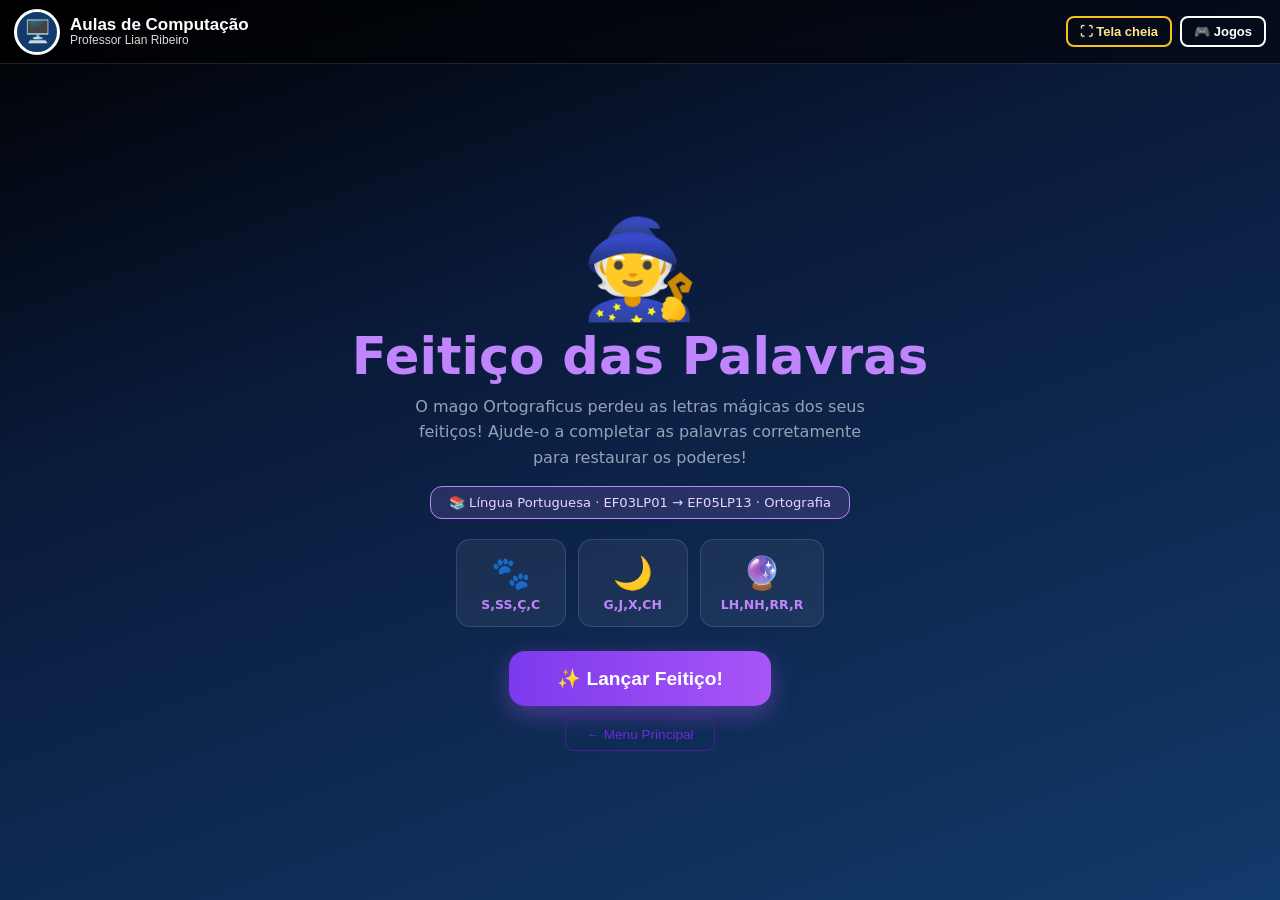
<file: games/ortografia.html>
<!DOCTYPE html>
<html lang="pt-BR">
<head>
<meta charset="UTF-8">
<meta name="viewport" content="width=device-width, initial-scale=1.0">
<title>Feitiço das Palavras 🧙</title>
<link rel="stylesheet" href="../assets/lian.css">
<style>
*{margin:0;padding:0;box-sizing:border-box}
body{font-family:'Segoe UI',system-ui,sans-serif;background:#1A0533;color:white;min-height:100vh;overflow:hidden}
body::before{content:'';position:fixed;top:0;left:0;right:0;bottom:0;
  background:radial-gradient(ellipse at 30% 20%,#3B1F6A 0%,#1A0533 60%,#0F0720 100%);z-index:-1}

.screen{display:none;width:100%;height:100vh;flex-direction:column;align-items:center;justify-content:center;padding:20px}
.screen.active{display:flex}

/* INTRO */
#intro{text-align:center}
.wizard{font-size:6rem;animation:float 3s ease-in-out infinite}
@keyframes float{0%,100%{transform:translateY(0) rotate(-3deg)}50%{transform:translateY(-15px) rotate(3deg)}}
.intro-title{font-size:clamp(2rem,5vw,3.2rem);font-weight:900;color:#C084FC;margin-bottom:8px}
.intro-sub{color:#94A3B8;font-size:1rem;max-width:480px;margin:0 auto 16px;line-height:1.6}
.bncc{background:rgba(192,132,252,.15);border:1px solid #C084FC;padding:8px 18px;
      border-radius:12px;color:#E9D5FF;font-size:.82rem;margin-bottom:20px;display:inline-block}
.cats-preview{display:flex;gap:12px;margin-bottom:24px;flex-wrap:wrap;justify-content:center}
.cat-card{background:rgba(255,255,255,.06);border:1px solid rgba(255,255,255,.12);
          padding:14px 20px;border-radius:14px;text-align:center;min-width:110px}
.cat-card .cc-emoji{font-size:2rem;display:block;margin-bottom:5px}
.cat-card .cc-name{font-size:.78rem;font-weight:600;color:#C084FC}
.btn-start{background:linear-gradient(90deg,#7C3AED,#A855F7);border:none;color:white;
           padding:16px 48px;border-radius:16px;font-size:1.2rem;font-weight:800;cursor:pointer;
           transition:all .2s;box-shadow:0 8px 24px rgba(168,85,247,.4)}
.btn-start:hover{transform:scale(1.05) translateY(-2px)}
.btn-back{background:none;border:1px solid #4C1D95;color:#6D28D9;padding:8px 20px;
          border-radius:8px;cursor:pointer;font-size:.85rem;margin-top:12px;transition:all .2s}
.btn-back:hover{border-color:#A855F7;color:#C084FC}

/* HUD */
.hud{position:absolute;top:0;left:0;right:0;display:flex;align-items:center;
     justify-content:space-between;padding:12px 20px;background:rgba(0,0,0,.5);
     backdrop-filter:blur(8px);z-index:10;gap:8px;flex-wrap:wrap}
.hud-item{display:flex;flex-direction:column;align-items:center;min-width:55px}
.hud-label{font-size:.62rem;color:#64748B;text-transform:uppercase;letter-spacing:1px}
.hud-val{font-size:1.1rem;font-weight:800}
.sv{color:#A855F7}.lv{color:#EF4444;font-size:1.3rem}.pv{color:#A78BFA}.stv{color:#F59E0B}
.timer-wrap{position:relative;width:52px;height:52px}
.timer-svg{transform:rotate(-90deg)}
.t-bg{fill:none;stroke:#2D1B69;stroke-width:4}
.t-arc{fill:none;stroke:#A855F7;stroke-width:4;stroke-linecap:round;
       stroke-dasharray:138;stroke-dashoffset:0;transition:stroke-dashoffset .1s}
.t-txt{position:absolute;top:50%;left:50%;transform:translate(-50%,-50%);
       font-size:1rem;font-weight:800;color:white}
.progress-bar{position:absolute;top:68px;left:0;right:0;height:4px;background:#2D1B69;z-index:10}
.progress-fill{height:100%;background:linear-gradient(90deg,#7C3AED,#A855F7,#D8B4FE);
               transition:width .5s ease;border-radius:2px}

/* GAME */
#game{position:relative;padding:0}
.game-area{flex:1;display:flex;flex-direction:column;align-items:center;justify-content:center;
           padding:80px 20px 20px;gap:20px;position:relative;z-index:1}
.cat-badge{background:rgba(168,85,247,.15);border:1px solid rgba(168,85,247,.3);
           padding:6px 18px;border-radius:20px;color:#C084FC;font-size:.85rem;font-weight:600}

/* Potion visual */
.word-card{background:rgba(255,255,255,.04);border:2px solid rgba(168,85,247,.3);
           border-radius:24px;padding:28px 36px;text-align:center;backdrop-filter:blur(10px);
           animation:card-in .4s ease;max-width:560px;width:100%}
@keyframes card-in{from{opacity:0;transform:scale(.85) translateY(20px)}to{opacity:1;transform:scale(1) translateY(0)}}
.word-emoji{font-size:3rem;margin-bottom:10px;display:block}
.word-category{font-size:.75rem;color:#7C3AED;text-transform:uppercase;letter-spacing:1px;margin-bottom:6px}
.word-question{font-size:.9rem;color:#94A3B8;margin-bottom:14px;line-height:1.5}
.word-display{font-size:clamp(1.8rem,4vw,2.8rem);font-weight:800;letter-spacing:6px;
              font-family:monospace;margin-bottom:6px;color:white}
.blank{color:#A855F7;text-decoration:underline;font-size:clamp(1.8rem,4vw,2.8rem)}
.word-hint{font-size:.82rem;color:#64748B;font-style:italic}

/* Options — letter tiles */
.letter-grid{display:flex;gap:10px;flex-wrap:wrap;justify-content:center;max-width:480px;width:100%}
.tile{background:rgba(168,85,247,.12);border:2px solid rgba(168,85,247,.3);
      border-radius:14px;padding:14px 22px;font-size:1.3rem;font-weight:800;
      color:#E9D5FF;cursor:pointer;transition:all .2s;letter-spacing:2px;font-family:monospace;
      min-width:70px;text-align:center}
.tile:hover:not(:disabled){background:rgba(168,85,247,.25);border-color:#A855F7;transform:scale(1.08) translateY(-2px)}
.tile.correct{background:rgba(34,197,94,.2)!important;border-color:#22C55E!important;color:#22C55E!important;transform:scale(1.1)}
.tile.wrong{background:rgba(239,68,68,.2)!important;border-color:#EF4444!important;color:#EF4444!important}
.tile:disabled{cursor:default}

/* Feedback */
.feedback{position:absolute;top:0;left:0;right:0;bottom:0;display:none;
          flex-direction:column;align-items:center;justify-content:center;
          z-index:20;background:rgba(0,0,0,.75);backdrop-filter:blur(4px)}
.feedback.active{display:flex}
.fb-icon{font-size:5rem;animation:pop .4s ease}
@keyframes pop{from{transform:scale(0)}to{transform:scale(1)}}
.fb-title{font-size:2rem;font-weight:900;margin:10px 0}
.fb-correct{color:#22C55E}.fb-wrong{color:#EF4444}
.fb-word{font-size:2rem;font-weight:900;color:#E9D5FF;margin:4px 0;font-family:monospace;letter-spacing:4px}
.fb-pts{color:#F59E0B;font-size:1.1rem;font-weight:700}
.fb-exp{background:rgba(255,255,255,.06);border:1px solid rgba(255,255,255,.1);
        padding:12px 20px;border-radius:14px;color:#CBD5E1;font-size:.88rem;
        max-width:420px;text-align:center;line-height:1.6;margin:8px 20px}
.btn-next{background:#A855F7;border:none;color:white;padding:12px 36px;border-radius:12px;
          font-size:1rem;font-weight:700;cursor:pointer;margin-top:12px;transition:all .2s}
.btn-next:hover{transform:scale(1.05)}

/* Phase transition */
#phase-trans{position:fixed;top:0;left:0;right:0;bottom:0;background:#1A0533;display:none;
             flex-direction:column;align-items:center;justify-content:center;z-index:100;text-align:center}
#phase-trans.active{display:flex}
.pt-emoji{font-size:5rem;animation:float 1.5s ease-in-out infinite;margin-bottom:16px}
.pt-title{font-size:2.5rem;font-weight:900;color:#A855F7}
.pt-sub{color:#94A3B8;margin-top:8px;font-size:.95rem}
.pt-score{font-size:1.5rem;font-weight:700;color:#F59E0B;margin-top:14px}

/* Floating particles */
.magic-particle{position:fixed;pointer-events:none;animation:magic-float 6s linear infinite;z-index:0;opacity:.4}
@keyframes magic-float{0%{transform:translateY(100vh) rotate(0deg);opacity:0}10%{opacity:.4}90%{opacity:.4}100%{transform:translateY(-100px) rotate(360deg);opacity:0}}

/* RESULTS */
#results{text-align:center}
.res-wizard{font-size:5rem;animation:float 2s ease-in-out infinite}
.res-title{font-size:2.5rem;font-weight:900;margin:16px 0 6px}
.res-score{font-size:4rem;font-weight:900;color:#A855F7}
.res-lbl{color:#64748B;font-size:.9rem}
.res-stats{display:grid;grid-template-columns:repeat(3,1fr);gap:12px;margin:24px auto;max-width:380px}
.rs{background:rgba(255,255,255,.05);border:1px solid rgba(255,255,255,.1);padding:14px;border-radius:14px}
.rs-num{font-size:1.8rem;font-weight:800;color:#D8B4FE}
.rs-lbl{font-size:.7rem;color:#64748B;text-transform:uppercase;margin-top:4px}
.btn-row{display:flex;gap:12px;justify-content:center;flex-wrap:wrap;margin-top:16px}
.btn-p{background:#A855F7;border:none;color:white;padding:14px 32px;border-radius:14px;font-size:1rem;font-weight:700;cursor:pointer;transition:all .2s}
.btn-p:hover{transform:scale(1.05)}
.btn-s{background:none;border:1px solid #4C1D95;color:#94A3B8;padding:14px 32px;border-radius:14px;font-size:1rem;cursor:pointer;transition:all .2s;text-decoration:none;display:inline-block}
.btn-s:hover{border-color:#A855F7;color:white}
</style>
</head>
<body data-lian-fullscreen data-lian-transparent>
<script src="../assets/lian.js"></script>

<!-- INTRO -->
<div class="screen active" id="intro">
  <div class="wizard">🧙</div>
  <div class="intro-title">Feitiço das Palavras</div>
  <div class="intro-sub">O mago Ortograficus perdeu as letras mágicas dos seus feitiços! Ajude-o a completar as palavras corretamente para restaurar os poderes!</div>
  <div class="bncc">📚 Língua Portuguesa · EF03LP01 → EF05LP13 · Ortografia</div>
  <div class="cats-preview">
    <div class="cat-card"><span class="cc-emoji">🐾</span><div class="cc-name">S,SS,Ç,C</div></div>
    <div class="cat-card"><span class="cc-emoji">🌙</span><div class="cc-name">G,J,X,CH</div></div>
    <div class="cat-card"><span class="cc-emoji">🔮</span><div class="cc-name">LH,NH,RR,R</div></div>
  </div>
  <button class="btn-start" onclick="startGame()">✨ Lançar Feitiço!</button>
  <a href="../index.html" style="text-decoration:none"><button class="btn-back">← Menu Principal</button></a>
</div>

<!-- GAME -->
<div class="screen" id="game" style="position:relative">
  <div class="hud">
    <div class="hud-item"><span class="hud-label">Pontos</span><span class="hud-val sv" id="scoreD">0</span></div>
    <div class="hud-item"><span class="hud-label">Vidas</span><span class="hud-val lv" id="livesD">❤❤❤</span></div>
    <div class="timer-wrap">
      <svg class="timer-svg" width="52" height="52" viewBox="0 0 52 52">
        <circle class="t-bg" cx="26" cy="26" r="22"/>
        <circle class="t-arc" id="tArc" cx="26" cy="26" r="22"/>
      </svg>
      <div class="t-txt" id="tTxt">15</div>
    </div>
    <div class="hud-item"><span class="hud-label">Fase</span><span class="hud-val pv" id="phaseD">1/3</span></div>
    <div class="hud-item"><span class="hud-label">Streak</span><span class="hud-val stv" id="streakD">🔥0</span></div>
  </div>
  <div class="progress-bar"><div class="progress-fill" id="progFill" style="width:0%"></div></div>

  <div class="game-area">
    <div class="cat-badge" id="catBadge">Fase 1 — Feitiços com S, SS, Ç e C</div>
    <div class="word-card" id="wCard">
      <span class="word-emoji" id="wEmoji">🐟</span>
      <div class="word-category" id="wCat">Complete a palavra</div>
      <div class="word-question" id="wQ">Qual a escrita correta?</div>
      <div class="word-display" id="wDisplay">PE<span class="blank">__</span>E</div>
      <div class="word-hint" id="wHint">Animal que vive na água</div>
    </div>
    <div class="letter-grid" id="tileGrid"></div>
  </div>

  <div class="feedback" id="feedback">
    <div class="fb-icon" id="fbI">✨</div>
    <div class="fb-title" id="fbT">CORRETO!</div>
    <div class="fb-word" id="fbW"></div>
    <div class="fb-pts" id="fbP"></div>
    <div class="fb-exp" id="fbE"></div>
    <button class="btn-next" onclick="nextQ()">Próxima Palavra →</button>
  </div>
</div>

<!-- PHASE TRANSITION -->
<div id="phase-trans">
  <div class="pt-emoji" id="ptE">⭐</div>
  <div class="pt-title" id="ptT">Fase 1 Completa!</div>
  <div class="pt-sub" id="ptS">Prepare-se para novos feitiços!</div>
  <div class="pt-score" id="ptSc"></div>
</div>

<!-- RESULTS -->
<div class="screen" id="results">
  <div class="res-wizard">🧙‍♂️</div>
  <div class="res-title" id="resT">Mago da Ortografia!</div>
  <div class="res-score" id="resSc">0</div>
  <div class="res-lbl">pontos</div>
  <div class="res-stats">
    <div class="rs"><div class="rs-num" id="resC">0</div><div class="rs-lbl">Acertos</div></div>
    <div class="rs"><div class="rs-num" id="resW">0</div><div class="rs-lbl">Erros</div></div>
    <div class="rs"><div class="rs-num" id="resMx">0</div><div class="rs-lbl">Maior Seq.</div></div>
  </div>
  <div class="btn-row">
    <button class="btn-p" onclick="startGame()">🔄 Jogar Novamente</button>
    <a href="../index.html" class="btn-s">🏠 Menu Principal</a>
  </div>
</div>

<script>
const PHASES = [
  {
    name:"Fase 1 — Feitiços com S, SS, Ç e C",
    badge:"Fase 1 — S, SS, Ç e C",
    time:15,
    words:[
      { emoji:"🐟", word:"PEIXE", display:"PEIXE", q:"Qual a escrita correta da palavra?", hint:"Animal que nada no mar",
        opts:["PEIXE","PEIXE","PEIXE","PEICHE"], ans:0,
        exp:"PEIXE se escreve com X. O dígrafo 'ei' geralmente vem seguido de X (peixe, deixa, queixo)." },
      { emoji:"🌊", word:"OCEANO", display:"O__EANO", q:"Complete com a letra que faz o som de 'S':", hint:"Oceano, mar profundo",
        opts:["C","SS","Ç","S"], ans:0,
        exp:"OCEANO se escreve com C. Antes de E e I, a letra C soa como S: cedo, cima, oceano." },
      { emoji:"🌸", word:"FLORESCE", display:"FLORE__E", q:"Complete a palavra FLORE__E:", hint:"Verbo 'florescer' no presente",
        opts:["SC","SS","Ç","C"], ans:0,
        exp:"FLORESCE usa SC. O dígrafo SC aparece em palavras como: cresça, nascer, descer, piscina." },
      { emoji:"🚗", word:"VELOCIDADE", display:"VELOCI__ADE", q:"Complete VELOCI__ADE:", hint:"Quão rápido algo vai",
        opts:["D","T","DD","DH"], ans:0,
        exp:"VELOCIDADE. Dica: palavras terminadas em '-dade' e '-ção' são muito comuns no português." },
      { emoji:"🧁", word:"GULOSEIMA", display:"GULOSEIM_", q:"Como termina GULOSEIM__?", hint:"Nome para doces e guloseimas",
        opts:["A","HA","Ã","AN"], ans:0,
        exp:"GULOSEIMA termina com A. Palavras com ditongo 'ei' seguido de M: queima, reima." },
      { emoji:"🦁", word:"LEÃO", display:"LE__O", q:"Complete com a consoante e acento coretos:", hint:"Rei da savana",
        opts:["ÃO","AN","AM","AO"], ans:0,
        exp:"LEÃO tem o dígrafo nasal 'ão'. Sons nasais no final: -ão (como em leão, pão, mão)." },
      { emoji:"🍦", word:"SORVETE", display:"__ORVETE", q:"Com qual letra começa SORVETE?", hint:"Sobremesa gelada",
        opts:["S","SS","Ç","C"], ans:0,
        exp:"SORVETE começa com S simples. No início de palavra, usa-se S com som de /s/." },
      { emoji:"🐠", word:"PISCINA", display:"PI__INA", q:"Complete PI__INA:", hint:"Local para nadar",
        opts:["SC","SS","Ç","C"], ans:0,
        exp:"PISCINA usa SC. Assim como em: nascer, descer, cresça, fascínio." },
      { emoji:"🏡", word:"CASINHA", display:"CA__INHA", q:"Complete CA__INHA:", hint:"Casa pequena e aconchegante",
        opts:["S","Z","SS","Ç"], ans:0,
        exp:"CASINHA usa S simples entre vogais quando origina de palavra com S: casa → casinha." },
      { emoji:"🌳", word:"ÁRVORE", display:"ÁRVO__E", q:"Complete ÁRVO__E:", hint:"Planta grande com tronco",
        opts:["R","RR","L","LH"], ans:0,
        exp:"ÁRVORE usa R simples. Após consoante (N, L, S) usa-se R simples com som forte." },
      { emoji:"🎵", word:"MÚSICA", display:"MÚ__ICA", q:"Complete MÚ__ICA:", hint:"Arte dos sons",
        opts:["S","SS","Ç","C"], ans:0,
        exp:"MÚSICA usa S. Regra: quando está entre vogais e é forte, pode ser S ou SS. Aqui: mú-si-ca." },
      { emoji:"🎠", word:"PRAÇA", display:"PRA__A", q:"Complete PRA__A:", hint:"Lugar público com jardim",
        opts:["Ç","Ã","SS","S"], ans:0,
        exp:"PRAÇA usa Ç. O Ç nunca vem antes de E e I, apenas A, O, U." },
    ]
  },
  {
    name:"Fase 2 — Feitiços com G, J, X e CH",
    badge:"Fase 2 — G, J, X e CH",
    time:13,
    words:[
      { emoji:"🦒", word:"GIRAFA", display:"__IRAFA", q:"Com que letra começa GIRAFA?", hint:"Animal de pescoço longo",
        opts:["G","J","GI","JI"], ans:0,
        exp:"GIRAFA usa G. Antes de E e I, G soa como J: gente, girafa, giz. Mas se escreve G!" },
      { emoji:"🌹", word:"JASMIM", display:"__ASMIM", q:"Com qual letra?", hint:"Flor perfumada",
        opts:["J","G","JA","GA"], ans:0,
        exp:"JASMIM usa J. A letra J tem sempre som de /j/: jambo, jasmim, janela." },
      { emoji:"🦊", word:"RAPOSA", display:"RA__OSA", q:"Complete RA__OSA:", hint:"Animal esperto da floresta",
        opts:["P","PP","B","PH"], ans:0,
        exp:"RAPOSA usa P. P antes de outras consoantes aparece em palavras como: rapto, captar." },
      { emoji:"🧲", word:"MÁGICO", display:"MÁ__ICO", q:"Complete MÁ__ICO:", hint:"Que tem magia",
        opts:["G","J","GI","GG"], ans:0,
        exp:"MÁGICO usa G. Regra importante: quando antes de E ou I, G soa como J, mas mantemos o G." },
      { emoji:"🎃", word:"BRUXA", display:"BRU__A", q:"Complete BRU__A:", hint:"Personagem de contos de fadas",
        opts:["X","CH","CH","XA"], ans:0,
        exp:"BRUXA usa X. Algumas palavras levam X: bruxa, laxante, auxiliar. Não se explica por regra simples — precisa memorizar!" },
      { emoji:"🏆", word:"TROFÉU", display:"TRO__ÉU", q:"Complete TRO__ÉU:", hint:"Prêmio de campeão",
        opts:["F","PH","FF","V"], ans:0,
        exp:"TROFÉU usa F. No português moderno, usamos F (não PH como no grego): troféu, elefante, telefone." },
      { emoji:"🎭", word:"ENGANCHAR", display:"ENGAN__AR", q:"Complete ENGAN__AR:", hint:"Prender com gancho",
        opts:["CH","X","SH","TCH"], ans:0,
        exp:"ENGANCHAR usa CH. O dígrafo CH dá som de /x/: chave, chinelo, chocolate, achar." },
      { emoji:"🌮", word:"MEXER", display:"ME__ER", q:"Complete ME__ER:", hint:"Verbo: mover, agitar",
        opts:["X","CH","S","C"], ans:0,
        exp:"MEXER usa X. Após as vogais E e I e depois do ditongo EI, normalmente usamos X: queixo, deixa, eixo." },
      { emoji:"🌴", word:"GELEIA", display:"__ELEIA", q:"Com que letra começa?", hint:"Doce de frutas",
        opts:["G","J","GE","JE"], ans:0,
        exp:"GELEIA usa G. Antes de E e I, G faz som de J. Mas muitas palavras têm GE/GI: gelo, gente, girar." },
      { emoji:"🍫", word:"CHOCOLATE", display:"__OCOLATE", q:"Com que dígrafo começa?", hint:"Doce feito de cacau",
        opts:["CH","X","SH","SC"], ans:0,
        exp:"CHOCOLATE usa CH. O dígrafo CH vem do latim/espanhol: chocolate, cheiro, cheio, chave." },
      { emoji:"📦", word:"CAIXA", display:"CAI__A", q:"Complete CAI__A:", hint:"Recipiente de papelão",
        opts:["X","CH","XA","CHA"], ans:0,
        exp:"CAIXA usa X. Após o ditongo AI, usamos X: baixo, caixa, faísca não, mas faixa sim!" },
      { emoji:"🧸", word:"PELÚCIA", display:"PELÚ__IA", q:"Complete PELÚ__IA:", hint:"Material macio de brinquedos",
        opts:["C","S","Ç","SC"], ans:0,
        exp:"PELÚCIA usa C. Antes de I ou E, o C faz som de S: pelúcia, cereal, cinema." },
    ]
  },
  {
    name:"Fase 3 — Feitiços com LH, NH, RR e R",
    badge:"Fase 3 — LH, NH, RR e R",
    time:11,
    words:[
      { emoji:"🦁", word:"LEÃO RUGIA", display:"O LEÃO RU__IA", q:"Complete RU__IA (berrava):", hint:"Verbo: fazer barulho de leão",
        opts:["G","J","GI","GG"], ans:0,
        exp:"RUGIA usa G (antes de I). 'Rugir' → ele rugia. G antes de I/E tem som de J." },
      { emoji:"🍋", word:"TOALHA", display:"TOA__A", q:"Complete TOA__A:", hint:"Usada para se secar",
        opts:["LH","L","LL","LHA"], ans:0,
        exp:"TOALHA usa LH. O dígrafo LH dá um som diferente de L: toalha, palha, colher, molhar." },
      { emoji:"🌾", word:"PALHA", display:"PA__A", q:"Complete PA__A:", hint:"Hastes secas de trigo",
        opts:["LH","L","LL","LHO"], ans:0,
        exp:"PALHA usa LH. Dígrafos LH: bilhete, galho, mulher, palha. O L dobrado LL não existe no português!" },
      { emoji:"🐕", word:"CACHORRO", display:"CACH__O", q:"Complete CACH__O:", hint:"Animal doméstico fiel",
        opts:["ORR","OR","RO","RRO"], ans:3,
        exp:"CACHORRO usa RR. Entre vogais, usa-se RR para o som forte de R: carro, ferro, arroz, cachorro." },
      { emoji:"🏃", word:"CORRIDA", display:"CO__IDA", q:"Complete CO__IDA:", hint:"Ato de correr",
        opts:["RR","R","R","R"], ans:0,
        exp:"CORRIDA usa RR. Entre vogais, o R simples tem som suave, e RR tem som forte: caro/carro, pera/perra." },
      { emoji:"🌱", word:"RAIZ", display:"__AIZ", q:"Com qual letra começa?", hint:"Parte subterrânea da planta",
        opts:["R","RR","Ra","Rr"], ans:0,
        exp:"RAIZ começa com R simples. No início de palavra, R sempre tem som forte: rato, rosa, rio." },
      { emoji:"🎵", word:"CANTINHO", display:"CANTI__O", q:"Complete CANTI__O:", hint:"Cantinho pequeno e aconchegante",
        opts:["NH","N","NN","NHA"], ans:0,
        exp:"CANTINHO usa NH. O dígrafo NH dá som nasal palatal: caminho, manhã, sonho, vinho." },
      { emoji:"🌙", word:"SONHO", display:"SO__O", q:"Complete SO__O:", hint:"Imagens que vemos dormindo",
        opts:["NH","N","NN","GN"], ans:0,
        exp:"SONHO usa NH. NH e LH são dígrafos típicos do português: sonho, banho, ninho, ranho." },
      { emoji:"🚂", word:"FERRO", display:"FE__O", q:"Complete FE__O:", hint:"Metal resistente",
        opts:["RR","R","RO","RRO"], ans:0,
        exp:"FERRO usa RR entre vogais. Compare: fero (feroz) × ferro (metal). A duplicação muda o sentido!" },
      { emoji:"🏠", word:"MORADIA", display:"MO__ADIA", q:"Complete MO__ADIA:", hint:"Lugar onde se mora",
        opts:["R","RR","L","D"], ans:0,
        exp:"MORADIA usa R simples. Entre vogais, R simples tem som suave: moradia, coragem, sereno." },
      { emoji:"🌿", word:"ORVALHO", display:"ORVA__O", q:"Complete ORVA__O:", hint:"Gotinhas d'água na grama pela manhã",
        opts:["LH","L","LL","LHO"], ans:0,
        exp:"ORVALHO usa LH. LH é um dígrafo típico do português! Outros exemplos: alho, olho, filho." },
      { emoji:"🐾", word:"ARRANHÃO", display:"A__ANHÃO", q:"Complete A__ANHÃO:", hint:"Marca de garra no corpo",
        opts:["RR","R","RRA","RA"], ans:0,
        exp:"ARRANHÃO usa RR. Entre vogais com som forte = RR: arranha → arranhão." },
    ]
  }
];

let st={ phase:0, qIdx:0, score:0, lives:3, streak:0, maxStreak:0, correct:0, wrong:0, timerInt:null, timeLeft:15 };

function showScreen(id){
  document.querySelectorAll('.screen').forEach(s=>s.classList.remove('active'));
  document.getElementById(id).classList.add('active');
}

function startGame(){
  st={phase:0,qIdx:0,score:0,lives:3,streak:0,maxStreak:0,correct:0,wrong:0,timerInt:null,timeLeft:15};
  showScreen('game'); loadQ();
}

function loadQ(){
  const ph=PHASES[st.phase], w=ph.words[st.qIdx];
  document.getElementById('catBadge').textContent=ph.badge;
  document.getElementById('wEmoji').textContent=w.emoji;
  document.getElementById('wCat').textContent='Complete a palavra';
  document.getElementById('wQ').textContent=w.q;
  document.getElementById('wHint').textContent=w.hint;

  // Build display with blanks highlighted
  let disp = w.display.replace(/__/g,'<span class="blank">___</span>');
  document.getElementById('wDisplay').innerHTML=disp;

  const grid=document.getElementById('tileGrid');
  grid.innerHTML='';
  w.opts.forEach((o,i)=>{
    const btn=document.createElement('button');
    btn.className='tile'; btn.textContent=o;
    btn.onclick=()=>pick(i,btn);
    grid.appendChild(btn);
  });

  const card=document.getElementById('wCard');
  card.style.animation='none'; card.offsetHeight; card.style.animation='card-in .4s ease';
  updateHUD(); startTimer(ph.time);
}

function updateHUD(){
  document.getElementById('scoreD').textContent=st.score;
  document.getElementById('livesD').textContent='❤'.repeat(st.lives)+'🖤'.repeat(3-st.lives);
  document.getElementById('phaseD').textContent=`${st.phase+1}/3`;
  document.getElementById('streakD').textContent=`🔥${st.streak}`;
  const total=PHASES.reduce((a,p)=>a+p.words.length,0);
  const done=PHASES.slice(0,st.phase).reduce((a,p)=>a+p.words.length,0)+st.qIdx;
  document.getElementById('progFill').style.width=`${(done/total)*100}%`;
}

function startTimer(s){
  clearInterval(st.timerInt); st.timeLeft=s; updateTimer(s,s);
  st.timerInt=setInterval(()=>{
    st.timeLeft--; updateTimer(st.timeLeft,s);
    if(st.timeLeft<=0){clearInterval(st.timerInt);timeOut();}
  },1000);
}

function updateTimer(t,max){
  document.getElementById('tTxt').textContent=t;
  const arc=document.getElementById('tArc');
  arc.style.strokeDashoffset=138*(1-t/max);
  arc.style.stroke=t<=3?'#EF4444':t<=6?'#F59E0B':'#A855F7';
  document.getElementById('tTxt').style.color=t<=3?'#EF4444':'white';
}

function timeOut(){
  const w=PHASES[st.phase].words[st.qIdx];
  st.lives--; st.streak=0; st.wrong++;
  showFB(false,w,0,true);
}

function pick(idx,btn){
  clearInterval(st.timerInt);
  const w=PHASES[st.phase].words[st.qIdx];
  const correct=idx===w.ans;
  document.querySelectorAll('.tile').forEach((b,i)=>{
    b.disabled=true;
    if(i===w.ans) b.classList.add('correct');
    else if(i===idx&&!correct) b.classList.add('wrong');
  });
  let pts=0;
  if(correct){
    pts=10+st.timeLeft*2;
    if(st.streak>=2) pts=Math.floor(pts*(1+st.streak*.2));
    st.score+=pts; st.streak++; st.maxStreak=Math.max(st.maxStreak,st.streak); st.correct++;
  } else { st.lives--; st.streak=0; st.wrong++; }
  setTimeout(()=>showFB(correct,w,pts,false),400);
}

function showFB(correct,w,pts,timeout){
  const fb=document.getElementById('feedback');
  fb.classList.add('active');
  document.getElementById('fbI').textContent=timeout?'⏰':correct?'✨':'💔';
  document.getElementById('fbT').textContent=timeout?'Tempo Esgotado!':correct?'CORRETO!':'ERRADO!';
  document.getElementById('fbT').className='fb-title '+(correct?'fb-correct':'fb-wrong');
  document.getElementById('fbW').textContent=w.word;
  document.getElementById('fbP').textContent=correct?`+${pts} pts! ${st.streak>1?'🔥×'+st.streak:''}`:`Palavra: ${w.word}`;
  document.getElementById('fbE').textContent=w.exp;
  if(correct&&!timeout) setTimeout(()=>{ if(fb.classList.contains('active')) nextQ(); },2800);
}

function nextQ(){
  document.getElementById('feedback').classList.remove('active');
  if(st.lives<=0){showResults();return;}
  st.qIdx++;
  if(st.qIdx>=PHASES[st.phase].words.length){
    if(st.phase<PHASES.length-1) showPT();
    else showResults();
  } else loadQ();
}

function showPT(){
  const pt=document.getElementById('phase-trans');
  pt.classList.add('active');
  const emojis=['🌟','💫','🏆'];
  document.getElementById('ptE').textContent=emojis[st.phase];
  document.getElementById('ptT').textContent=`Fase ${st.phase+1} Completa! ${emojis[st.phase]}`;
  document.getElementById('ptS').textContent='Próximos feitiços são mais difíceis!';
  document.getElementById('ptSc').textContent=`✨ ${st.score} pontos`;
  setTimeout(()=>{ pt.classList.remove('active'); st.phase++; st.qIdx=0; loadQ(); },2500);
}

function showResults(){
  showScreen('results');
  const pct=Math.round((st.correct/(st.correct+st.wrong||1))*100);
  let title='Grande Mago! 🧙';
  if(pct<50) title='Continue Estudando! 📚';
  else if(pct<70) title='Aprendiz de Feiticeiro! ⭐';
  else if(pct<90) title='Mestre das Palavras! 🏆';
  else title='ARCHMAGO! 🌟 Perfeito!';
  document.getElementById('resT').textContent=title;
  document.getElementById('resSc').textContent=st.score;
  document.getElementById('resC').textContent=st.correct;
  document.getElementById('resW').textContent=st.wrong;
  document.getElementById('resMx').textContent=st.maxStreak;
  localStorage.setItem('hs_ortografia',st.score);
}

// Floating magic particles
['✨','⭐','🌟','💫','🔮'].forEach((e,i)=>{
  const p=document.createElement('div');
  p.className='magic-particle'; p.textContent=e;
  p.style.cssText=`left:${10+i*20}%;animation-delay:${i*1.3}s;font-size:1.2rem`;
  document.body.appendChild(p);
});
</script>
</body>
</html>
</file>
<file: assets/lian.css>
/* ==========================================================
   Visual compartilhado — mesmo design do site "siteescola"
   (Aulas de Computação · Professor Lian Ribeiro)
   ========================================================== */
:root {
  --lian-azul: #123a6b;
  --lian-azul-escuro: #0a1a3a;
  --lian-bar-h: 64px;
}

html { background: #123a6b; }
body {
  min-height: 100vh;
  background: linear-gradient(160deg, #000 0%, #0a1a3a 35%, #123a6b 100%) fixed !important;
  padding-top: var(--lian-bar-h);
}
/* grade quadriculada + pontinhos, igual ao site da escola */
body::before {
  content: "" !important;
  position: fixed !important; inset: 0 !important; pointer-events: none !important; z-index: -1 !important;
  background:
    radial-gradient(circle at 8px 8px, rgba(255,255,255,.12) 2px, transparent 2.5px) 0 0/42px 42px,
    linear-gradient(0deg, rgba(255,255,255,.05) 1px, transparent 1px) 0 0/42px 42px,
    linear-gradient(90deg, rgba(255,255,255,.05) 1px, transparent 1px) 0 0/42px 42px !important;
}

/* telas de jogo com altura de tela cheia descontam o cabeçalho */
.lian-fullscreen .screen { height: calc(100vh - var(--lian-bar-h)) !important; }
.lian-transparent-screens .screen { background: transparent !important; }

/* ---------- Cabeçalho com a logomarca ---------- */
.lian-bar {
  position: fixed; top: 0; left: 0; right: 0; z-index: 40;
  height: var(--lian-bar-h);
  display: flex; align-items: center; justify-content: space-between; gap: 10px;
  padding: 0 14px;
  background: rgba(0, 0, 0, .55);
  backdrop-filter: blur(8px); -webkit-backdrop-filter: blur(8px);
  border-bottom: 1px solid rgba(255,255,255,.12);
  font-family: 'Segoe UI', Verdana, sans-serif; color: #fff; text-align: left;
}
.lian-brand { display: flex; align-items: center; gap: 10px; text-decoration: none; color: #fff; min-width: 0; }
.lian-brand img, .lian-brand .lian-fallback {
  width: 46px; height: 46px; border-radius: 50%; object-fit: cover;
  border: 3px solid #fff; flex-shrink: 0; background: var(--lian-azul);
}
.lian-brand .lian-fallback { display: flex; align-items: center; justify-content: center; font-size: 22px; }
.lian-brand-txt { min-width: 0; line-height: 1.15; }
.lian-brand-txt strong { display: block; font-size: 17px; font-weight: 700; white-space: nowrap; overflow: hidden; text-overflow: ellipsis; }
.lian-brand-txt span { display: block; font-size: 12px; font-weight: 500; opacity: .85; white-space: nowrap; }
.lian-right { display: flex; align-items: center; gap: 8px; flex-shrink: 0; }
.lian-player {
  background: #fff; color: var(--lian-azul); font-weight: 800; font-size: 12.5px;
  padding: 6px 12px; border-radius: 10px; max-width: 46vw;
  white-space: nowrap; overflow: hidden; text-overflow: ellipsis;
}
.lian-home {
  color: #fff; text-decoration: none; font-weight: 600; font-size: 13px;
  padding: 6px 12px; border: 2px solid #fff; border-radius: 8px; transition: .2s; white-space: nowrap;
}
.lian-home:hover { background: #fff; color: var(--lian-azul); }
button.lian-home { background: transparent; cursor: pointer; font-family: inherit; }
.lian-fs { border-color: #FBBF24; color: #FDE68A; }

@media (max-width: 560px) {
  .lian-brand-txt span { display: none; }
  .lian-brand-txt strong { font-size: 14px; }
  .lian-home { padding: 5px 9px; font-size: 12px; }
  .lian-fs { display: none; }
}
</file>
